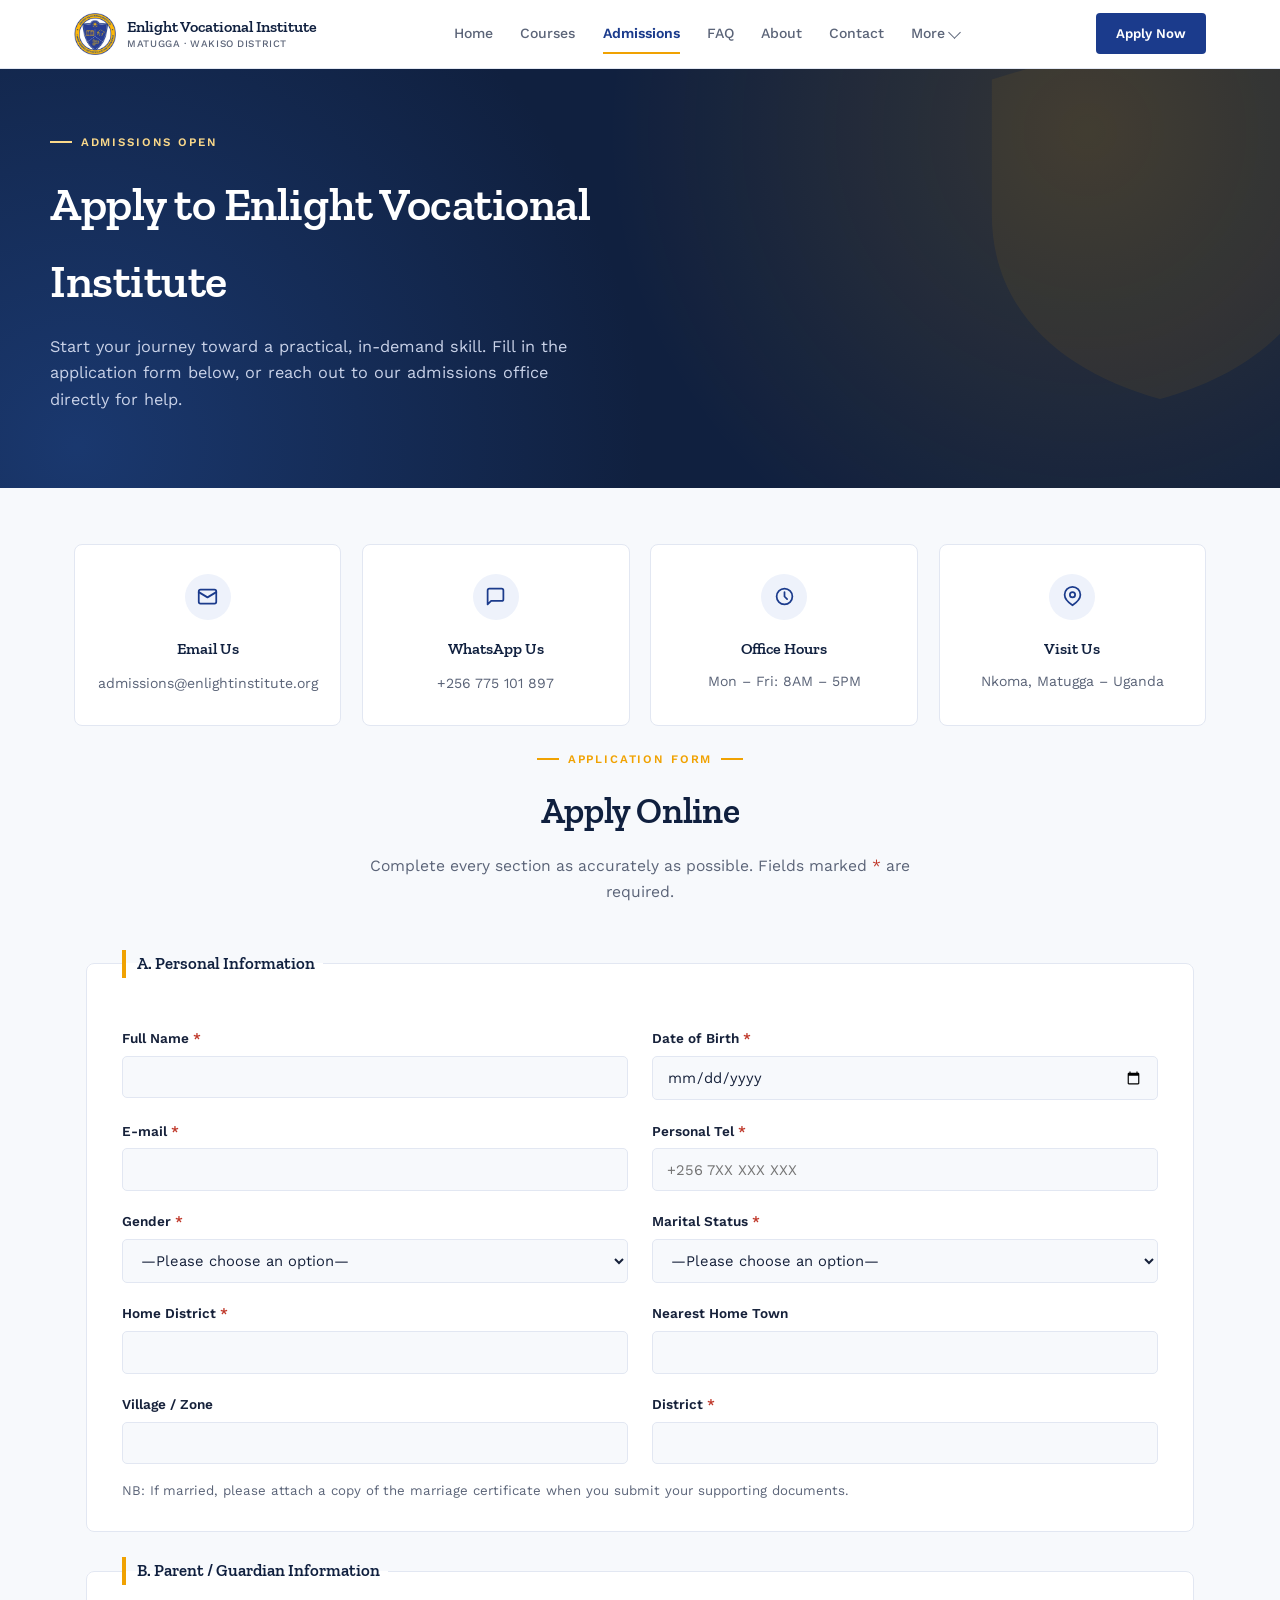
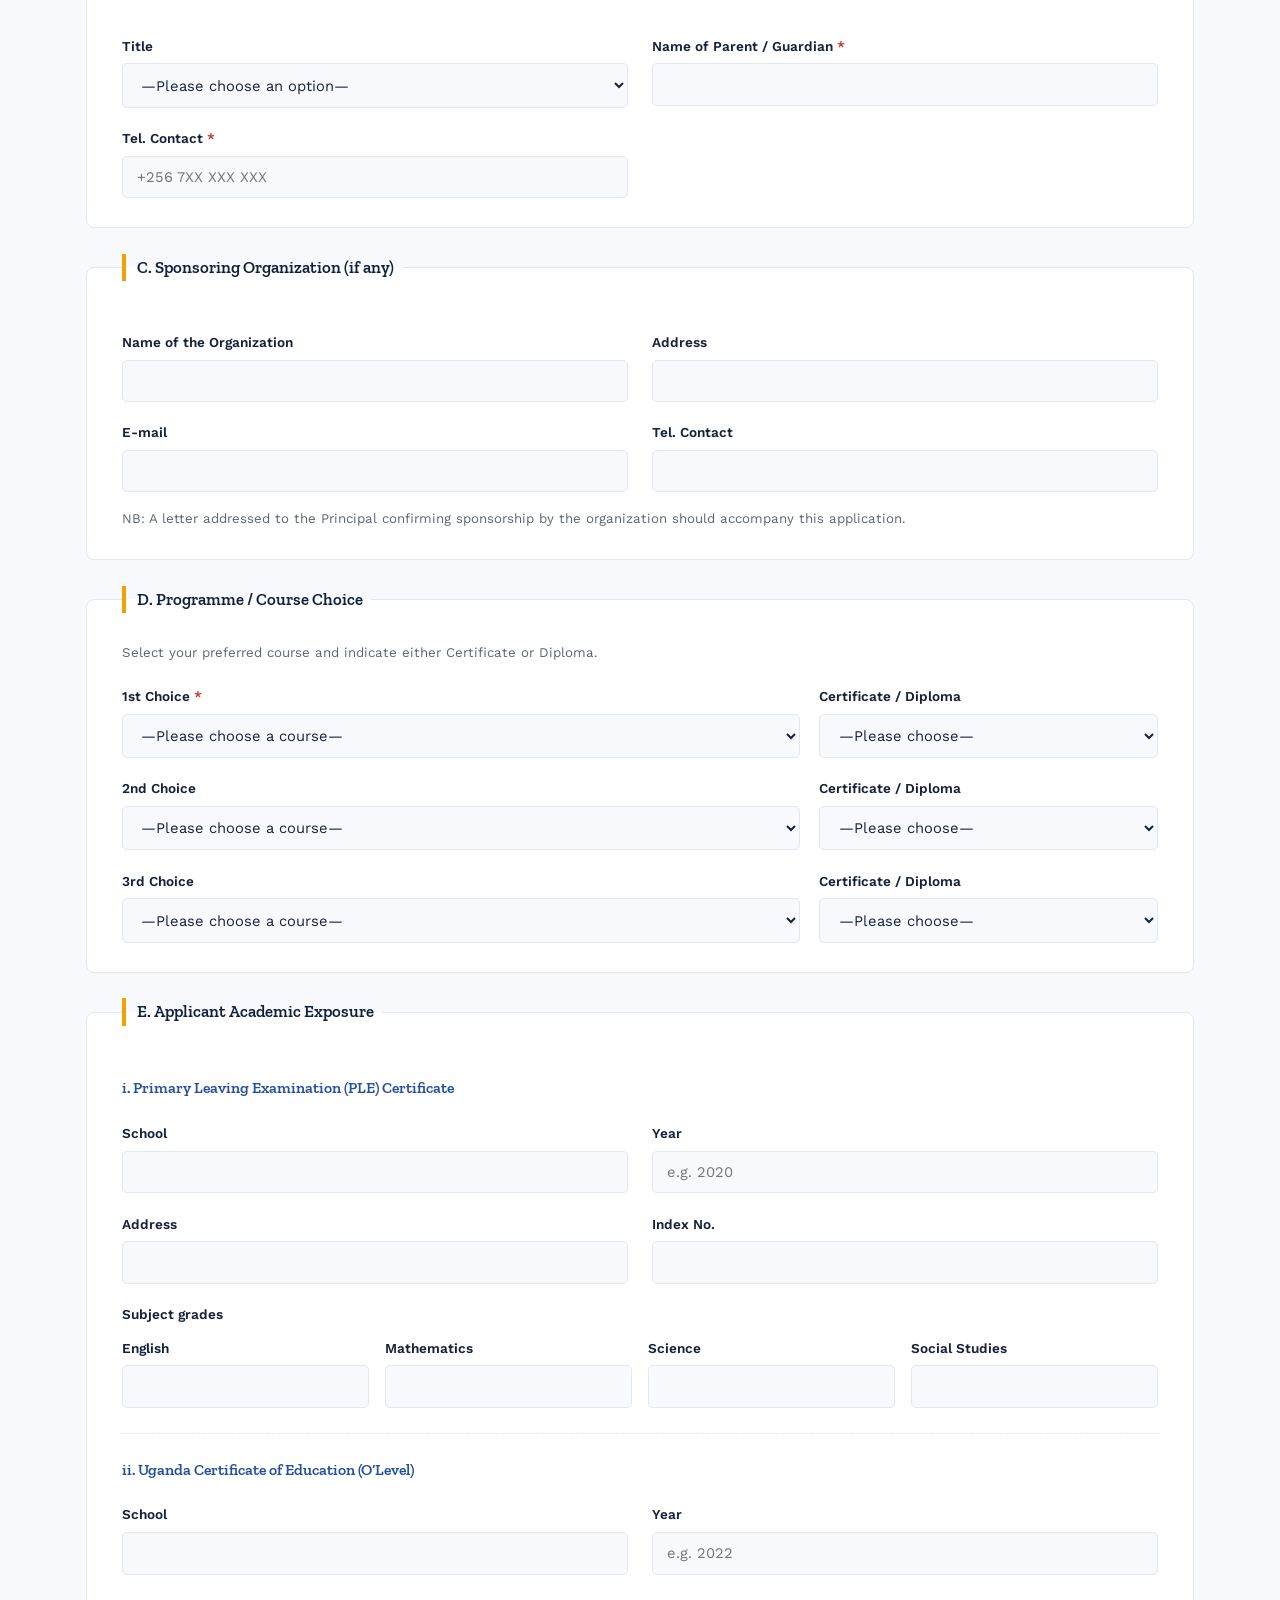
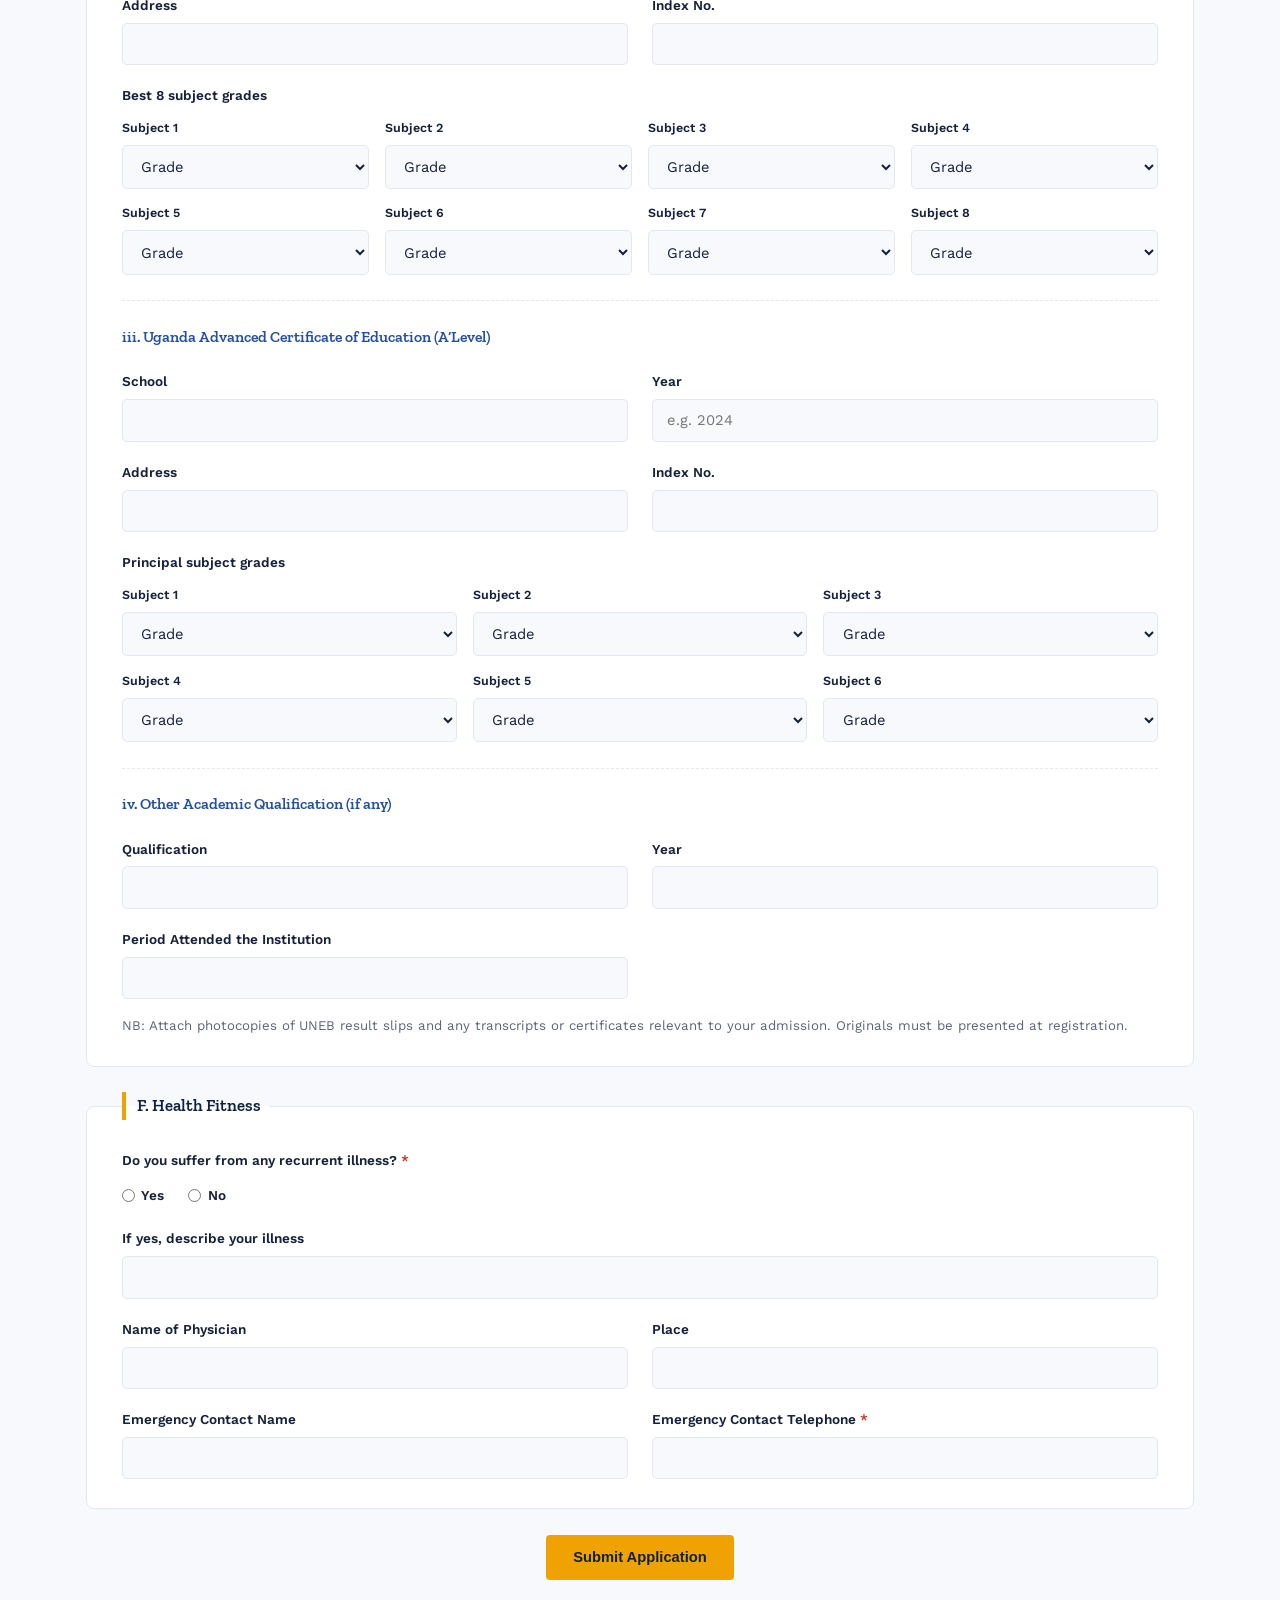
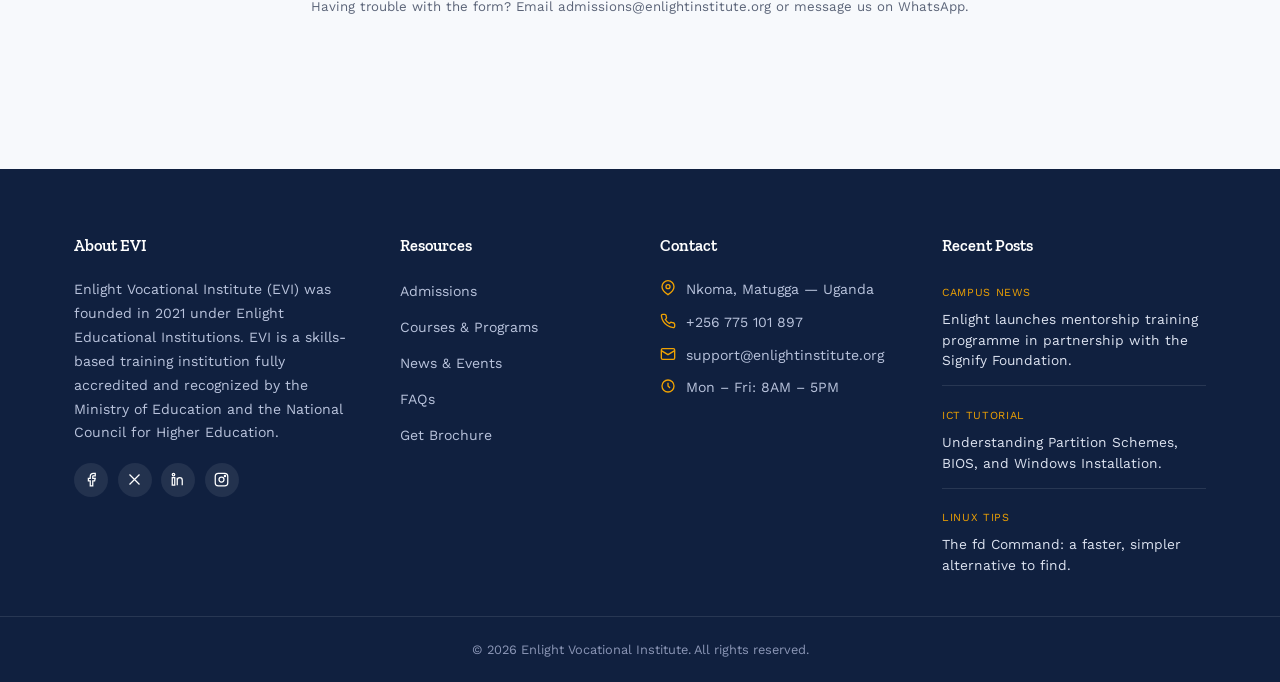
<file: admissions.html>
<!DOCTYPE html>
<html lang="en">

<head>
  <meta charset="UTF-8" />
  <meta name="viewport" content="width=device-width, initial-scale=1.0" />
  <title>Admissions | Enlight Vocational Institute</title>
  <link rel="preconnect" href="https://fonts.googleapis.com">
  <link rel="preconnect" href="https://fonts.gstatic.com" crossorigin>
  <link
    href="https://fonts.googleapis.com/css2?family=Zilla+Slab:wght@400;500;600;700&family=Work+Sans:wght@400;500;600;700&display=swap"
    rel="stylesheet">
  <link rel="stylesheet" href="css/style.css">
  <link rel="stylesheet" href="css/navbar.css">
  <link rel="stylesheet" href="css/footer.css">
  <link rel="stylesheet" href="css/responsive.css">
</head>

<body>

  <nav class="site-nav">
    <div class="site-nav-inner">
      <a href="index.html" class="brand">
        <img
          src="[data-uri]"
          alt="Enlight Vocational Institute logo" />
        <div class="brand-name">Enlight Vocational Institute<small>Matugga &middot; Wakiso District</small></div>
      </a>
      <div class="nav-links">
        <a href="index.html" class=" ">Home</a>
        <a href="courses.html" class=" ">Courses</a>
        <a href="admissions.html" class="active ">Admissions</a>
        <a href="faq.html" class=" ">FAQ</a>
        <a href="about.html" class=" ">About</a>
        <a href="contact.html" class=" ">Contact</a>
        <div class="nav-more" id="navMore">
          <button type="button" onclick="document.getElementById('navMore').classList.toggle('open')" class="">More
            <span class="chev"></span></button>
          <div class="nav-dropdown">
            <a href="internship.html" class=" ">Internships</a>
            <a href="portfolio.html" class=" ">Portfolio</a>
            <a href="blog.html" class=" ">Blog</a>
            <a href="student-life.html" class=" ">Students Life</a>
            <a href="gallery.html" class=" ">Gallery</a>
          </div>
        </div>
      </div>
      <a href="contact.html" class="nav-cta">Apply Now</a>
      <button class="ham" id="hamBtn" aria-label="Toggle menu">
        <span></span><span></span><span></span>
      </button>
    </div>
    <div class="mobile-menu" id="mobileMenu">
      <a href="index.html" class=" ">Home</a>
      <a href="courses.html" class=" ">Courses</a>
      <a href="admissions.html" class="active ">Admissions</a>
      <a href="faq.html" class=" ">FAQ</a>
      <a href="about.html" class=" ">About</a>
      <a href="contact.html" class=" ">Contact</a>
      <a href="internship.html" class=" ">Internships</a>
      <a href="portfolio.html" class=" ">Portfolio</a>
      <a href="blog.html" class=" ">Blog</a>
      <a href="student-life.html" class=" ">Students Life</a>
      <a href="gallery.html" class=" ">Gallery</a>
    </div>
  </nav>
  <script>
    document.getElementById('hamBtn').addEventListener('click', function () {
      document.getElementById('mobileMenu').classList.toggle('open');
    });
    document.addEventListener('click', function (e) {
      var m = document.getElementById('navMore');
      if (m && !m.contains(e.target)) m.classList.remove('open');
    });
  </script>

  <header class="page-hero">
    <svg class="page-hero-shield" viewBox="0 0 200 220" fill="none" xmlns="http://www.w3.org/2000/svg">
      <path d="M100 0 L200 30 V110 C200 170 155 205 100 220 C45 205 0 170 0 110 V30 Z" fill="#F0A202" />
    </svg>
    <div class="page-hero-inner">
      <div class="eyebrow on-dark">Admissions Open</div>
      <h1>Apply to Enlight Vocational Institute</h1>
      <p class="lede">Start your journey toward a practical, in-demand skill. Fill in the application form below, or
        reach out to our admissions office directly for help.</p>
    </div>
  </header>

  <div class="wrap" style="padding-top:3.5rem;">
    <div class="info-grid">
      <div class="info-card">
        <div class="info-icon"><svg viewBox="0 0 24 24" fill="none" stroke-width="2" stroke-linecap="round"
            stroke-linejoin="round">
            <rect x="2" y="4" width="20" height="16" rx="2" />
            <path d="m2 7 10 6 10-6" />
          </svg></div>
        <h3>Email Us</h3>
        <a href="mailto:admissions@enlightinstitute.org">admissions@enlightinstitute.org</a>
      </div>
      <div class="info-card">
        <div class="info-icon"><svg viewBox="0 0 24 24" fill="none" stroke-width="2" stroke-linecap="round"
            stroke-linejoin="round">
            <path d="M21 15a2 2 0 0 1-2 2H7l-4 4V5a2 2 0 0 1 2-2h14a2 2 0 0 1 2 2z" />
          </svg></div>
        <h3>WhatsApp Us</h3>
        <a href="https://wa.me/256775101897" target="_blank" rel="noopener">+256 775 101 897</a>
      </div>
      <div class="info-card">
        <div class="info-icon"><svg viewBox="0 0 24 24" fill="none" stroke-width="2" stroke-linecap="round"
            stroke-linejoin="round">
            <circle cx="12" cy="12" r="9" />
            <path d="M12 7v5l3 3" />
          </svg></div>
        <h3>Office Hours</h3>
        <p>Mon &ndash; Fri: 8AM &ndash; 5PM</p>
      </div>
      <div class="info-card">
        <div class="info-icon"><svg viewBox="0 0 24 24" fill="none" stroke-width="2" stroke-linecap="round"
            stroke-linejoin="round">
            <path d="M21 10c0 6-9 12-9 12S3 16 3 10a9 9 0 0 1 18 0Z" />
            <circle cx="12" cy="10" r="3" />
          </svg></div>
        <h3>Visit Us</h3>
        <p>Nkoma, Matugga &ndash; Uganda</p>
      </div>
    </div>
  </div>

  <section class="admissions-form-section">
    <div class="admissions-form-container">

      <div class="section-heading">
        <span class="eyebrow-txt">Application Form</span>
        <h2>Apply Online</h2>
        <p>Complete every section as accurately as possible. Fields marked <span class="required-mark">*</span> are
          required.</p>
      </div>

      <form id="admissionForm" class="admission-form" novalidate>

        <fieldset class="form-block">
          <legend>A. Personal Information</legend>
          <div class="form-grid">
            <div class="form-field">
              <label for="fullName">Full Name <span class="required-mark">*</span></label>
              <input type="text" id="fullName" name="fullName" required>
            </div>
            <div class="form-field">
              <label for="dob">Date of Birth <span class="required-mark">*</span></label>
              <input type="date" id="dob" name="dob" required>
            </div>
            <div class="form-field">
              <label for="email">E-mail <span class="required-mark">*</span></label>
              <input type="email" id="email" name="email" required>
            </div>
            <div class="form-field">
              <label for="personalTel">Personal Tel <span class="required-mark">*</span></label>
              <input type="tel" id="personalTel" name="personalTel" placeholder="+256 7XX XXX XXX" required>
            </div>
            <div class="form-field">
              <label for="gender">Gender <span class="required-mark">*</span></label>
              <select id="gender" name="gender" required>
                <option value="" selected disabled>&mdash;Please choose an option&mdash;</option>
                <option value="male">Male</option>
                <option value="female">Female</option>
              </select>
            </div>
            <div class="form-field">
              <label for="maritalStatus">Marital Status <span class="required-mark">*</span></label>
              <select id="maritalStatus" name="maritalStatus" required>
                <option value="" selected disabled>&mdash;Please choose an option&mdash;</option>
                <option value="single">Single</option>
                <option value="married">Married</option>
              </select>
            </div>
            <div class="form-field">
              <label for="homeDistrict">Home District <span class="required-mark">*</span></label>
              <input type="text" id="homeDistrict" name="homeDistrict" required>
            </div>
            <div class="form-field">
              <label for="nearestTown">Nearest Home Town</label>
              <input type="text" id="nearestTown" name="nearestTown">
            </div>
            <div class="form-field">
              <label for="villageZone">Village / Zone</label>
              <input type="text" id="villageZone" name="villageZone">
            </div>
            <div class="form-field">
              <label for="district">District <span class="required-mark">*</span></label>
              <input type="text" id="district" name="district" required>
            </div>
          </div>
          <p class="form-note">NB: If married, please attach a copy of the marriage certificate when you submit your
            supporting documents.</p>
        </fieldset>

        <fieldset class="form-block">
          <legend>B. Parent / Guardian Information</legend>
          <div class="form-grid">
            <div class="form-field form-field-sm">
              <label for="guardianTitle">Title</label>
              <select id="guardianTitle" name="guardianTitle">
                <option value="" selected disabled>&mdash;Please choose an option&mdash;</option>
                <option value="dr">Dr</option>
                <option value="mr">Mr</option>
                <option value="mrs">Mrs</option>
                <option value="miss">Miss</option>
              </select>
            </div>
            <div class="form-field">
              <label for="guardianName">Name of Parent / Guardian <span class="required-mark">*</span></label>
              <input type="text" id="guardianName" name="guardianName" required>
            </div>
            <div class="form-field">
              <label for="guardianTel">Tel. Contact <span class="required-mark">*</span></label>
              <input type="tel" id="guardianTel" name="guardianTel" placeholder="+256 7XX XXX XXX" required>
            </div>
          </div>
        </fieldset>

        <fieldset class="form-block">
          <legend>C. Sponsoring Organization (if any)</legend>
          <div class="form-grid">
            <div class="form-field">
              <label for="sponsorName">Name of the Organization</label>
              <input type="text" id="sponsorName" name="sponsorName">
            </div>
            <div class="form-field">
              <label for="sponsorAddress">Address</label>
              <input type="text" id="sponsorAddress" name="sponsorAddress">
            </div>
            <div class="form-field">
              <label for="sponsorEmail">E-mail</label>
              <input type="email" id="sponsorEmail" name="sponsorEmail">
            </div>
            <div class="form-field">
              <label for="sponsorTel">Tel. Contact</label>
              <input type="tel" id="sponsorTel" name="sponsorTel">
            </div>
          </div>
          <p class="form-note">NB: A letter addressed to the Principal confirming sponsorship by the organization should
            accompany this application.</p>
        </fieldset>

        <fieldset class="form-block">
          <legend>D. Programme / Course Choice</legend>
          <p class="form-note form-note-top">Select your preferred course and indicate either Certificate or Diploma.
          </p>
          <div class="choice-row">
            <div class="form-field">
              <label for="choice1">1st Choice <span class="required-mark">*</span></label>
              <select id="choice1" name="choice1" required>
                <option value="" selected disabled>&mdash;Please choose a course&mdash;</option>
                <option>Information &amp; Communication Technology (ICT)</option>
                <option>Electrical Installation</option>
                <option>Catering &amp; Hotel Management</option>
                <option>Fashion &amp; Garment Design</option>
                <option>Hairdressing &amp; Beauty Therapy</option>
                <option>Automotive Mechanics</option>
                <option>Plumbing</option>
                <option>Welding &amp; Fabrication</option>
                <option>Baking &amp; Pastry</option>
                <option>Barista &amp; Food and Beverage Service</option>
              </select>
            </div>

            <div class="form-field form-field-sm">
              <label for="level1">Certificate / Diploma</label>
              <select id="level1" name="level1">
                <option value="" selected disabled>&mdash;Please choose&mdash;</option>
                <option>Certificate</option>
                <option>Diploma</option>
              </select>
            </div>
          </div>
          <div class="choice-row">
            <div class="form-field">
              <label for="choice2">2nd Choice</label>
              <select id="choice2" name="choice2">
                <option value="" selected disabled>&mdash;Please choose a course&mdash;</option>
                <option>Information &amp; Communication Technology (ICT)</option>
                <option>Electrical Installation</option>
                <option>Catering &amp; Hotel Management</option>
                <option>Fashion &amp; Garment Design</option>
                <option>Hairdressing &amp; Beauty Therapy</option>
                <option>Automotive Mechanics</option>
                <option>Plumbing</option>
                <option>Welding &amp; Fabrication</option>
                <option>Baking &amp; Pastry</option>
                <option>Barista &amp; Food and Beverage Service</option>
              </select>
            </div>

            <div class="form-field form-field-sm">
              <label for="level2">Certificate / Diploma</label>
              <select id="level2" name="level2">
                <option value="" selected disabled>&mdash;Please choose&mdash;</option>
                <option>Certificate</option>
                <option>Diploma</option>
              </select>
            </div>
          </div>
          <div class="choice-row">
            <div class="form-field">
              <label for="choice3">3rd Choice</label>
              <select id="choice3" name="choice3">
                <option value="" selected disabled>&mdash;Please choose a course&mdash;</option>
                <option>Information &amp; Communication Technology (ICT)</option>
                <option>Electrical Installation</option>
                <option>Catering &amp; Hotel Management</option>
                <option>Fashion &amp; Garment Design</option>
                <option>Hairdressing &amp; Beauty Therapy</option>
                <option>Automotive Mechanics</option>
                <option>Plumbing</option>
                <option>Welding &amp; Fabrication</option>
                <option>Baking &amp; Pastry</option>
                <option>Barista &amp; Food and Beverage Service</option>
              </select>
            </div>

            <div class="form-field form-field-sm">
              <label for="level3">Certificate / Diploma</label>
              <select id="level3" name="level3">
                <option value="" selected disabled>&mdash;Please choose&mdash;</option>
                <option>Certificate</option>
                <option>Diploma</option>
              </select>
            </div>
          </div>
        </fieldset>

        <fieldset class="form-block">
          <legend>E. Applicant Academic Exposure</legend>

          <div class="academic-block">
            <h4>i. Primary Leaving Examination (PLE) Certificate</h4>
            <div class="form-grid">
              <div class="form-field"><label for="pleSchool">School</label><input type="text" id="pleSchool"
                  name="pleSchool"></div>
              <div class="form-field form-field-sm"><label for="pleYear">Year</label><input type="text" id="pleYear"
                  name="pleYear" placeholder="e.g. 2020"></div>
              <div class="form-field"><label for="pleAddress">Address</label><input type="text" id="pleAddress"
                  name="pleAddress"></div>
              <div class="form-field form-field-sm"><label for="pleIndex">Index No.</label><input type="text"
                  id="pleIndex" name="pleIndex"></div>
            </div>
            <p class="subject-label">Subject grades</p>
            <div class="subject-grid subject-grid-4">
              <div class="form-field"><label for="pleEnglish">English</label><input type="text" id="pleEnglish"
                  name="pleEnglish"></div>
              <div class="form-field"><label for="pleMath">Mathematics</label><input type="text" id="pleMath"
                  name="pleMath"></div>
              <div class="form-field"><label for="pleScience">Science</label><input type="text" id="pleScience"
                  name="pleScience"></div>
              <div class="form-field"><label for="pleSocial">Social Studies</label><input type="text" id="pleSocial"
                  name="pleSocial"></div>
            </div>
          </div>

          <div class="academic-block">
            <h4>ii. Uganda Certificate of Education (O&rsquo;Level)</h4>
            <div class="form-grid">
              <div class="form-field"><label for="uceSchool">School</label><input type="text" id="uceSchool"
                  name="uceSchool"></div>
              <div class="form-field form-field-sm"><label for="uceYear">Year</label><input type="text" id="uceYear"
                  name="uceYear" placeholder="e.g. 2022"></div>
              <div class="form-field"><label for="uceAddress">Address</label><input type="text" id="uceAddress"
                  name="uceAddress"></div>
              <div class="form-field form-field-sm"><label for="uceIndex">Index No.</label><input type="text"
                  id="uceIndex" name="uceIndex"></div>
            </div>
            <p class="subject-label">Best 8 subject grades</p>
            <div class="subject-grid subject-grid-8" id="uceGrades"></div>
          </div>

          <div class="academic-block">
            <h4>iii. Uganda Advanced Certificate of Education (A&rsquo;Level)</h4>
            <div class="form-grid">
              <div class="form-field"><label for="uaceSchool">School</label><input type="text" id="uaceSchool"
                  name="uaceSchool"></div>
              <div class="form-field form-field-sm"><label for="uaceYear">Year</label><input type="text" id="uaceYear"
                  name="uaceYear" placeholder="e.g. 2024"></div>
              <div class="form-field"><label for="uaceAddress">Address</label><input type="text" id="uaceAddress"
                  name="uaceAddress"></div>
              <div class="form-field form-field-sm"><label for="uaceIndex">Index No.</label><input type="text"
                  id="uaceIndex" name="uaceIndex"></div>
            </div>
            <p class="subject-label">Principal subject grades</p>
            <div class="subject-grid subject-grid-6" id="uaceGrades"></div>
          </div>

          <div class="academic-block">
            <h4>iv. Other Academic Qualification (if any)</h4>
            <div class="form-grid">
              <div class="form-field"><label for="otherQual">Qualification</label><input type="text" id="otherQual"
                  name="otherQual"></div>
              <div class="form-field form-field-sm"><label for="otherYear">Year</label><input type="text" id="otherYear"
                  name="otherYear"></div>
              <div class="form-field"><label for="otherPeriod">Period Attended the Institution</label><input type="text"
                  id="otherPeriod" name="otherPeriod"></div>
            </div>
          </div>

          <p class="form-note">NB: Attach photocopies of UNEB result slips and any transcripts or certificates relevant
            to your admission. Originals must be presented at registration.</p>
        </fieldset>

        <fieldset class="form-block">
          <legend>F. Health Fitness</legend>
          <div class="form-field">
            <label>Do you suffer from any recurrent illness? <span class="required-mark">*</span></label>
            <div class="radio-row">
              <label class="radio-label"><input type="radio" name="illness" value="yes" required> Yes</label>
              <label class="radio-label"><input type="radio" name="illness" value="no" required> No</label>
            </div>
          </div>
          <div class="form-grid">
            <div class="form-field form-field-wide">
              <label for="illnessDetail">If yes, describe your illness</label>
              <input type="text" id="illnessDetail" name="illnessDetail">
            </div>
            <div class="form-field"><label for="physicianName">Name of Physician</label><input type="text"
                id="physicianName" name="physicianName"></div>
            <div class="form-field"><label for="physicianPlace">Place</label><input type="text" id="physicianPlace"
                name="physicianPlace"></div>
            <div class="form-field"><label for="emergencyName">Emergency Contact Name</label><input type="text"
                id="emergencyName" name="emergencyName"></div>
            <div class="form-field"><label for="emergencyTel">Emergency Contact Telephone <span
                  class="required-mark">*</span></label><input type="tel" id="emergencyTel" name="emergencyTel"
                required></div>
          </div>
        </fieldset>

        <div class="form-submit-row">
          <button type="submit" class="home-btn submit-btn" style="border:none; cursor:pointer;">Submit
            Application</button>
          <p class="form-note">Having trouble with the form? Email <a
              href="mailto:admissions@enlightinstitute.org">admissions@enlightinstitute.org</a> or message us on <a
              href="https://wa.me/256775101897" target="_blank" rel="noopener">WhatsApp</a>.</p>
        </div>

      </form>

      <div id="formSuccess" class="form-success" hidden>
        <h3>Application received &mdash; thank you!</h3>
        <p>Our admissions team will review your form and contact you using the details you provided. Keep your original
          academic documents ready for verification at registration.</p>
      </div>

    </div>
  </section>

  <footer class="site-footer">
    <div class="footer-grid">
      <div class="footer-col">
        <h3>About EVI</h3>
        <p>Enlight Vocational Institute (EVI) was founded in 2021 under Enlight Educational Institutions. EVI is a
          skills-based training institution fully accredited and recognized by the Ministry of Education and the
          National Council for Higher Education.</p>
        <div class="footer-social">
          <a href="https://facebook.com" aria-label="Facebook"><svg viewBox="0 0 24 24" fill="none" stroke-width="2">
              <path d="M18 2h-3a5 5 0 0 0-5 5v3H7v4h3v8h4v-8h3l1-4h-4V7a1 1 0 0 1 1-1h3Z" />
            </svg></a>
          <a href="#" aria-label="X"><svg viewBox="0 0 24 24" fill="none" stroke-width="2">
              <path d="M4 4l16 16M20 4 4 20" />
            </svg></a>
          <a href="#" aria-label="LinkedIn"><svg viewBox="0 0 24 24" fill="none" stroke-width="2">
              <rect x="2" y="9" width="4" height="12" />
              <circle cx="4" cy="4" r="2" />
              <path d="M10 9v12M10 13a4 4 0 0 1 8 0v8" />
            </svg></a>
          <a href="#" aria-label="Instagram"><svg viewBox="0 0 24 24" fill="none" stroke-width="2">
              <rect x="2" y="2" width="20" height="20" rx="5" />
              <circle cx="12" cy="12" r="4" />
              <circle cx="17.5" cy="6.5" r="1" />
            </svg></a>
        </div>
      </div>

      <div class="footer-col">
        <h3>Resources</h3>
        <ul>
          <li><a href="admissions.html">Admissions</a></li>
          <li><a href="courses.html">Courses &amp; Programs</a></li>
          <li><a href="student-life.html">News &amp; Events</a></li>
          <li><a href="faq.html">FAQs</a></li>
          <li><a href="docs/evi-brochure.pdf">Get Brochure</a></li>
        </ul>
      </div>

      <div class="footer-col">
        <h3>Contact</h3>
        <ul class="footer-contact">
          <li><svg viewBox="0 0 24 24" fill="none" stroke-width="2">
              <path d="M21 10c0 6-9 12-9 12S3 16 3 10a9 9 0 0 1 18 0Z" />
              <circle cx="12" cy="10" r="3" />
            </svg> Nkoma, Matugga &mdash; Uganda</li>
          <li><svg viewBox="0 0 24 24" fill="none" stroke-width="2">
              <path
                d="M22 16.9v3a2 2 0 0 1-2.2 2 19.8 19.8 0 0 1-8.6-3.1 19.5 19.5 0 0 1-6-6A19.8 19.8 0 0 1 2.1 4.2 2 2 0 0 1 4.1 2h3a2 2 0 0 1 2 1.7c.1.9.3 1.8.6 2.7a2 2 0 0 1-.5 2.1L8 9.7a16 16 0 0 0 6 6l1.2-1.2a2 2 0 0 1 2.1-.5c.9.3 1.8.5 2.7.6a2 2 0 0 1 1.7 2Z" />
            </svg> +256 775 101 897</li>
          <li><svg viewBox="0 0 24 24" fill="none" stroke-width="2">
              <rect x="2" y="4" width="20" height="16" rx="2" />
              <path d="m2 7 10 6 10-6" />
            </svg> <a href="contact.html">support@enlightinstitute.org</a></li>
          <li><svg viewBox="0 0 24 24" fill="none" stroke-width="2">
              <circle cx="12" cy="12" r="9" />
              <path d="M12 7v5l3 3" />
            </svg> Mon &ndash; Fri: 8AM &ndash; 5PM</li>
        </ul>
      </div>

      <div class="footer-col">
        <h3>Recent Posts</h3>

        <a href="blog.html" class="footer-post">
          <span>Campus News</span>
          <p>Enlight launches mentorship training programme in partnership with the Signify Foundation.</p>
        </a>
        <a href="blog_partion_schemes.html" class="footer-post">
          <span>ICT Tutorial</span>
          <p>Understanding Partition Schemes, BIOS, and Windows Installation.</p>
        </a>
        <a href="blog_fd_command.html" class="footer-post">
          <span>Linux Tips</span>
          <p>The fd Command: a faster, simpler alternative to find.</p>
        </a>

      </div>
    </div>
    <div class="footer-bottom">
      <p>&copy; 2026 Enlight Vocational Institute. All rights reserved.</p>
    </div>
  </footer>

  <script>
    // Build the UCE (8 subjects) and UACE (6 subjects) grade dropdowns
    // programmatically so every row stays identical.
    const uceGradeOptions = ["D1", "D2", "C3", "C4", "C5", "C6", "P7", "P8", "F9"];
    const uaceGradeOptions = ["A", "B", "C", "D", "E", "O", "F"];

    function buildGradeRow(container, count, options, namePrefix) {
      for (let i = 1; i <= count; i++) {
        const field = document.createElement("div");
        field.className = "form-field form-field-grade";

        const label = document.createElement("label");
        label.setAttribute("for", namePrefix + i);
        label.textContent = "Subject " + i;

        const select = document.createElement("select");
        select.id = namePrefix + i;
        select.name = namePrefix + i;

        const defaultOpt = document.createElement("option");
        defaultOpt.value = "";
        defaultOpt.textContent = "Grade";
        defaultOpt.selected = true;
        defaultOpt.disabled = true;
        select.appendChild(defaultOpt);

        options.forEach((g) => {
          const opt = document.createElement("option");
          opt.value = g;
          opt.textContent = g;
          select.appendChild(opt);
        });

        field.appendChild(label);
        field.appendChild(select);
        container.appendChild(field);
      }
    }

    buildGradeRow(document.getElementById("uceGrades"), 8, uceGradeOptions, "uceSubject");
    buildGradeRow(document.getElementById("uaceGrades"), 6, uaceGradeOptions, "uaceSubject");

    // Form submission (no backend wired up yet — shows a confirmation
    // and scrolls to it so the applicant knows the form was captured).
    const admissionForm = document.getElementById("admissionForm");
    const formSuccess = document.getElementById("formSuccess");

    admissionForm.addEventListener("submit", (e) => {
      e.preventDefault();
      if (!admissionForm.checkValidity()) {
        admissionForm.reportValidity();
        return;
      }
      admissionForm.hidden = true;
      formSuccess.hidden = false;
      formSuccess.scrollIntoView({ behavior: "smooth", block: "start" });
    });
  </script>

</body>

</html>
</file>
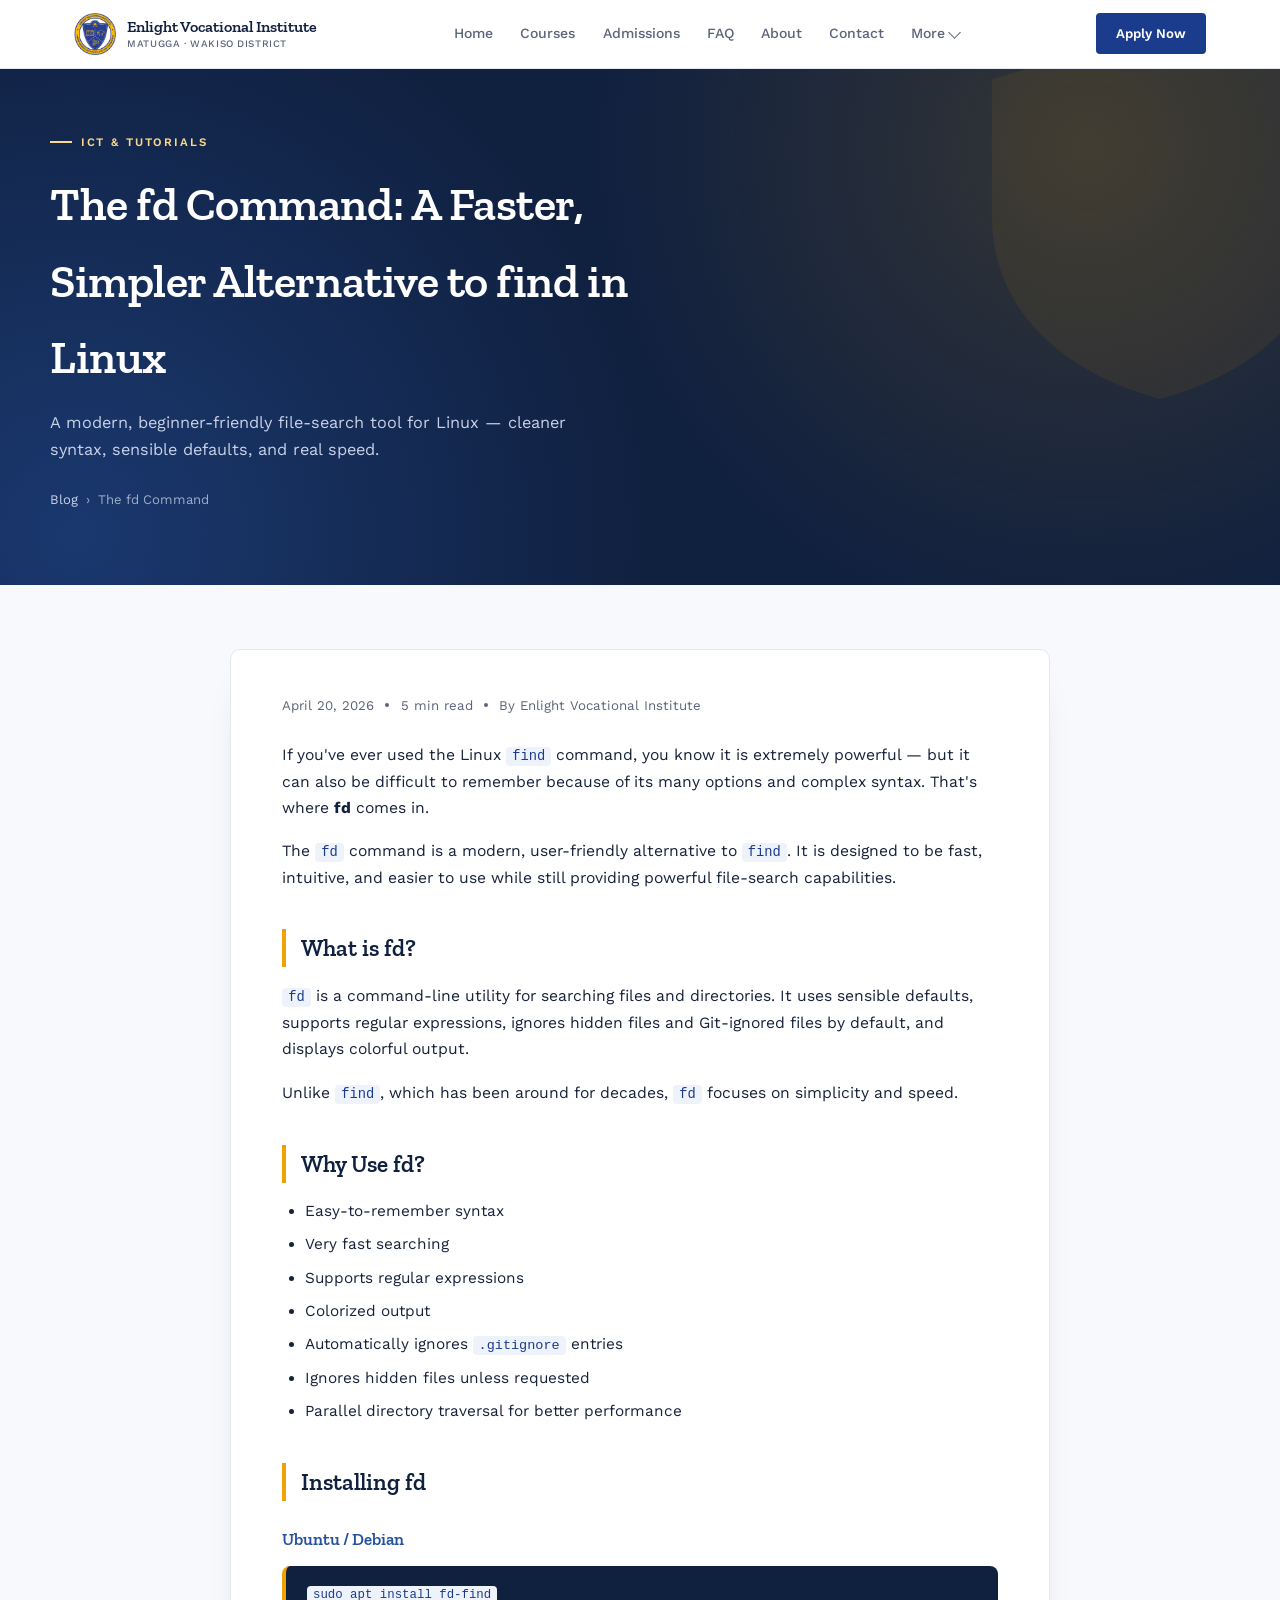
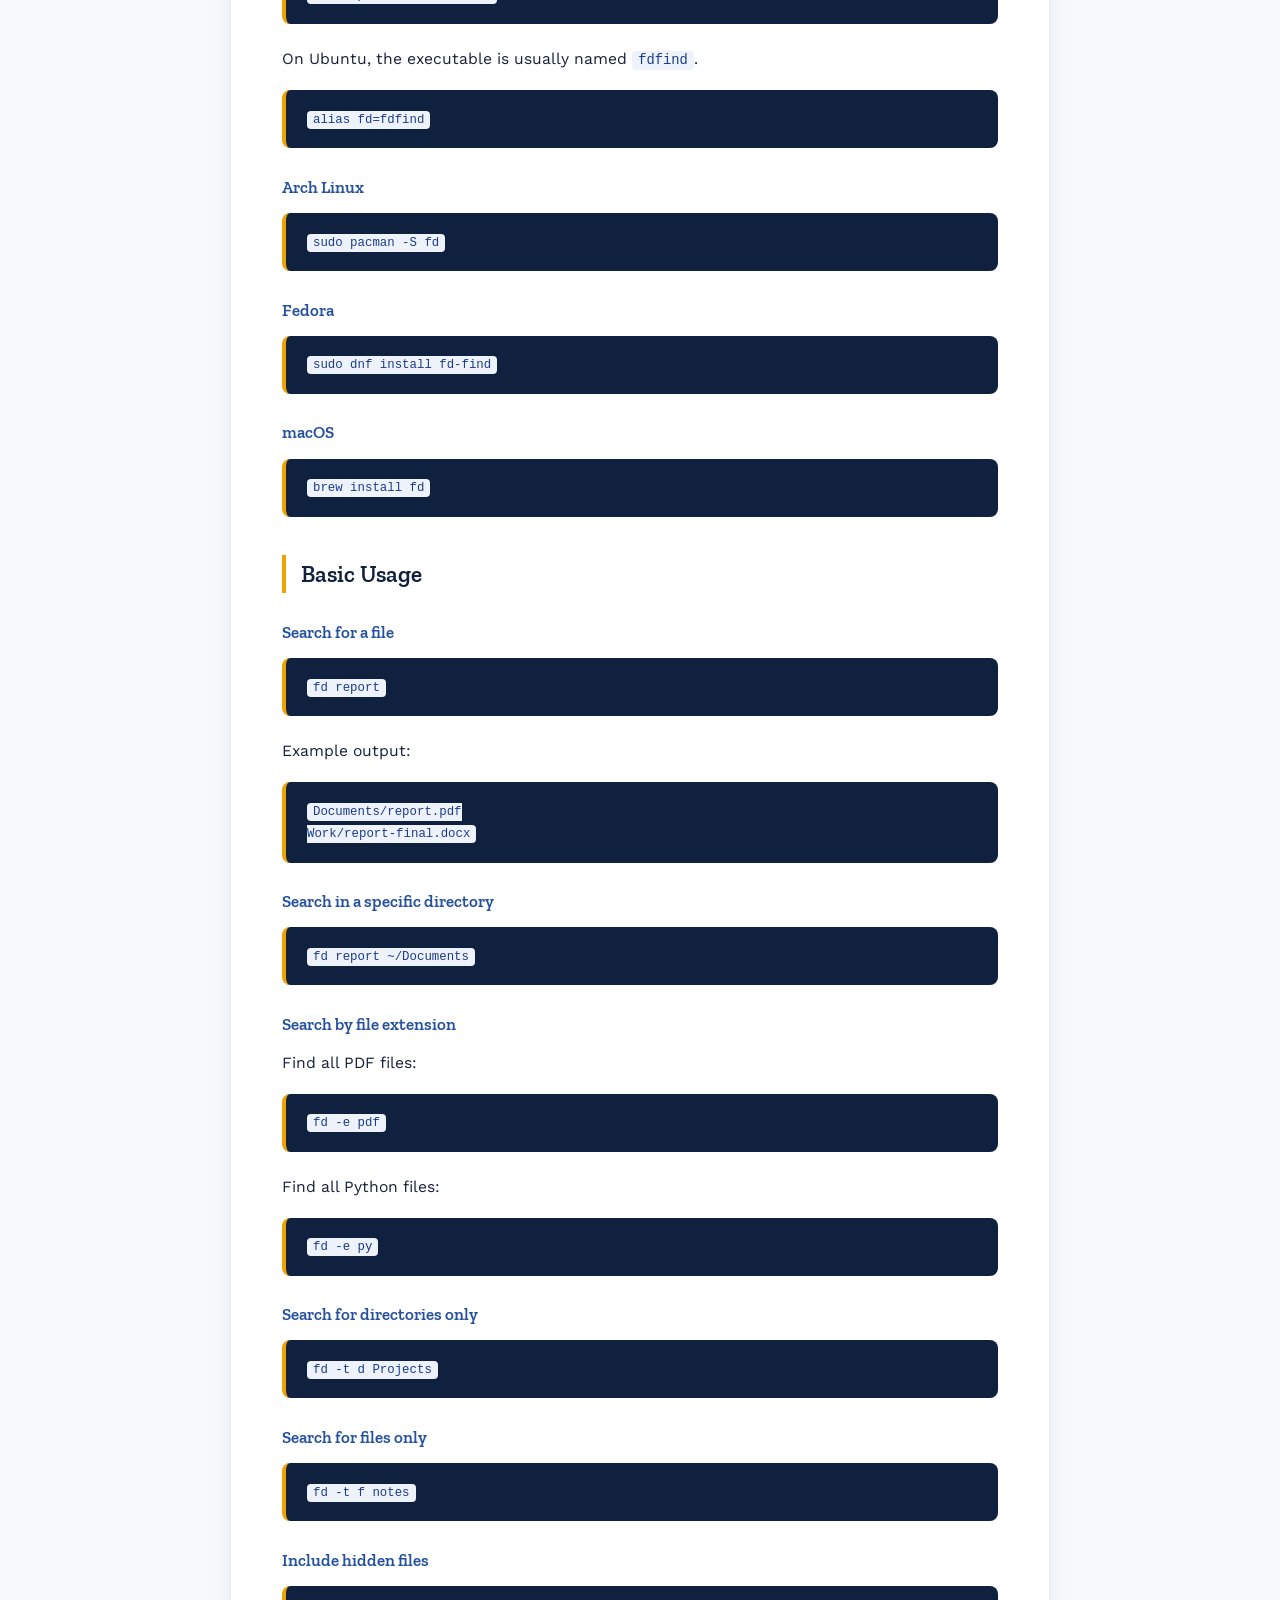
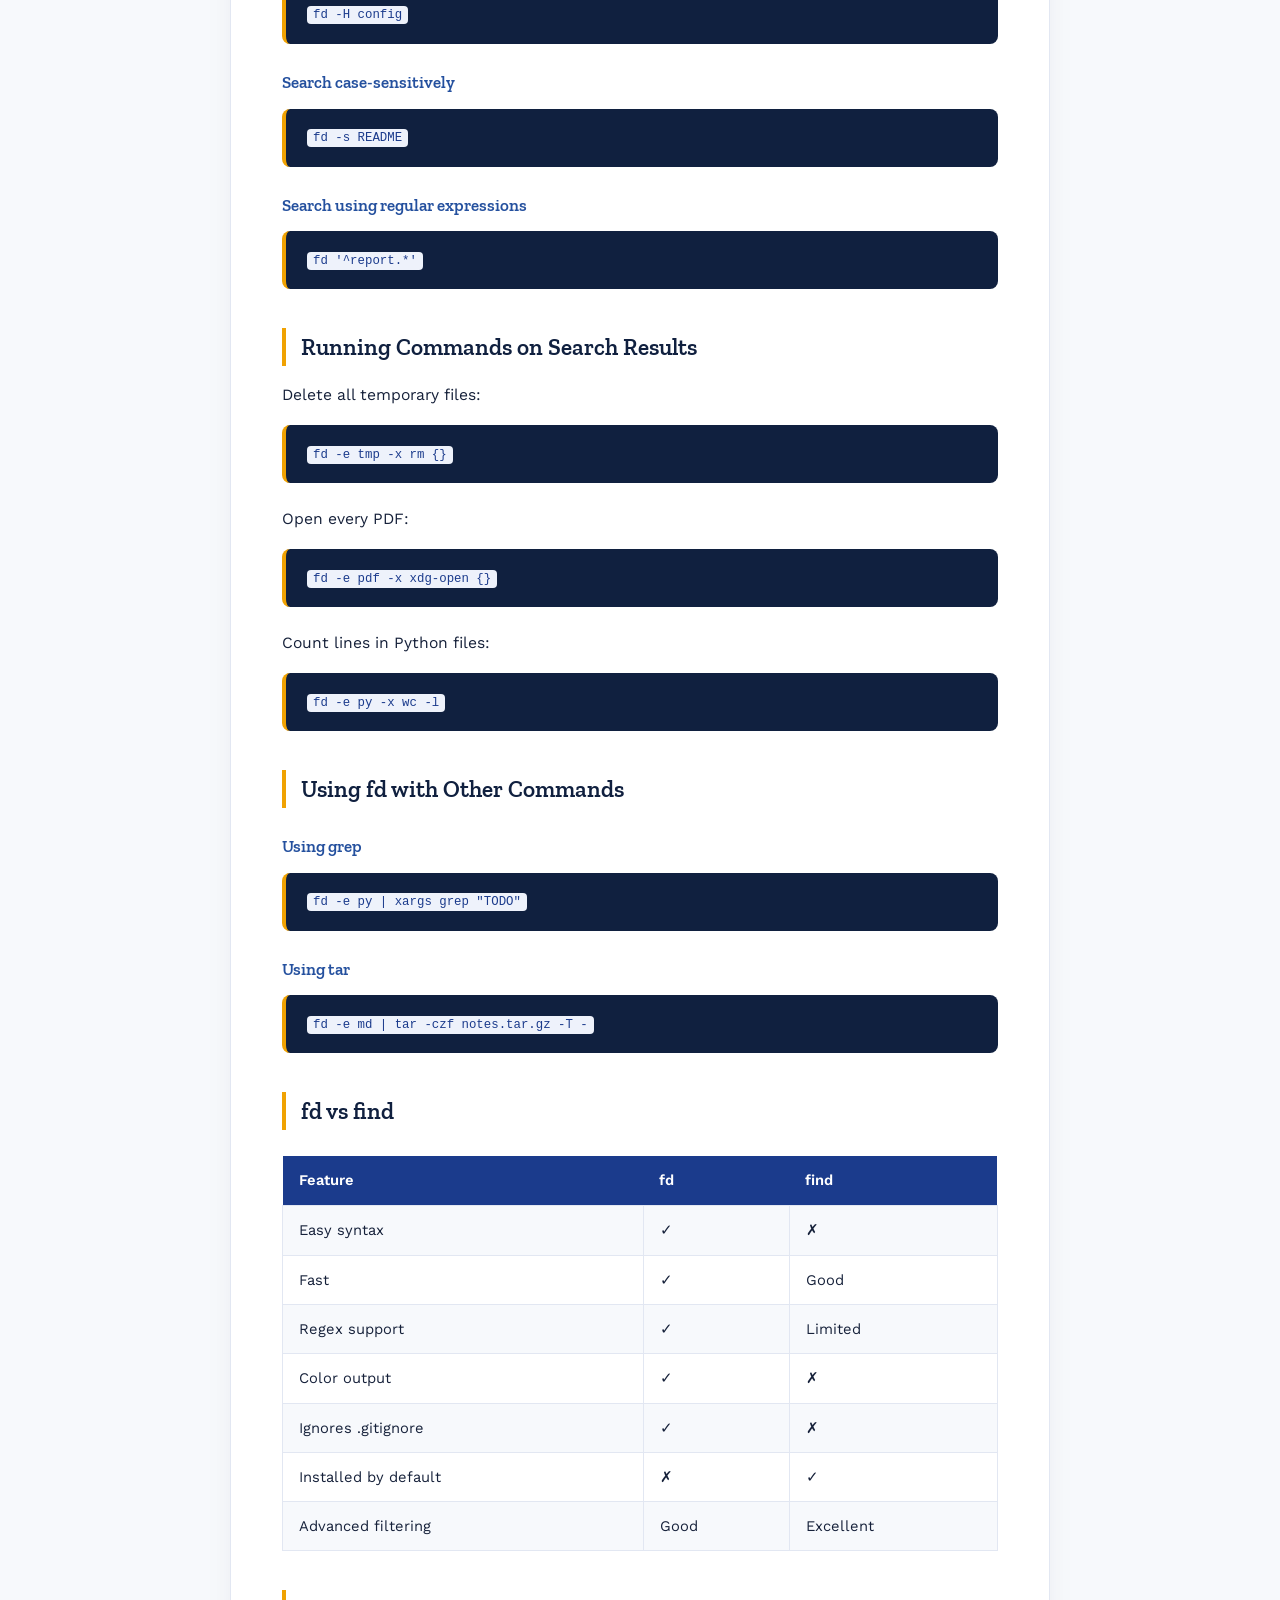
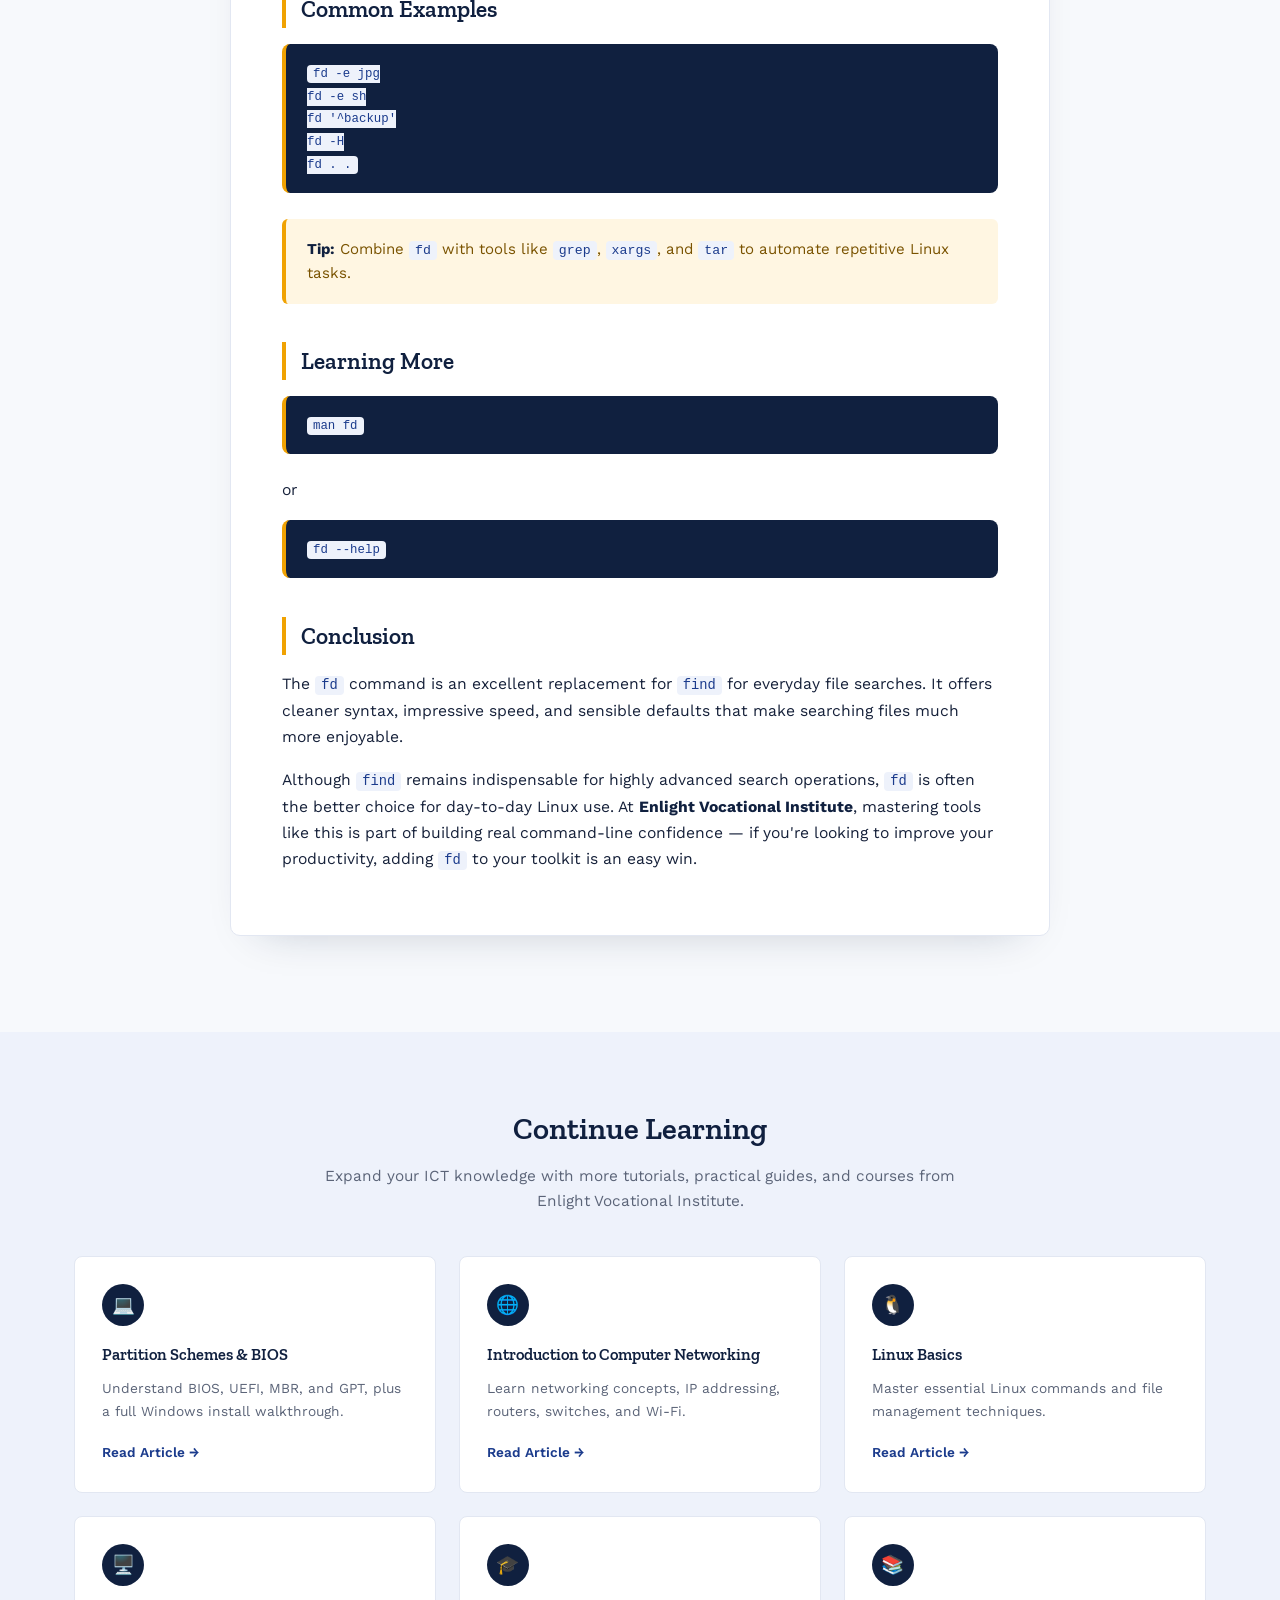
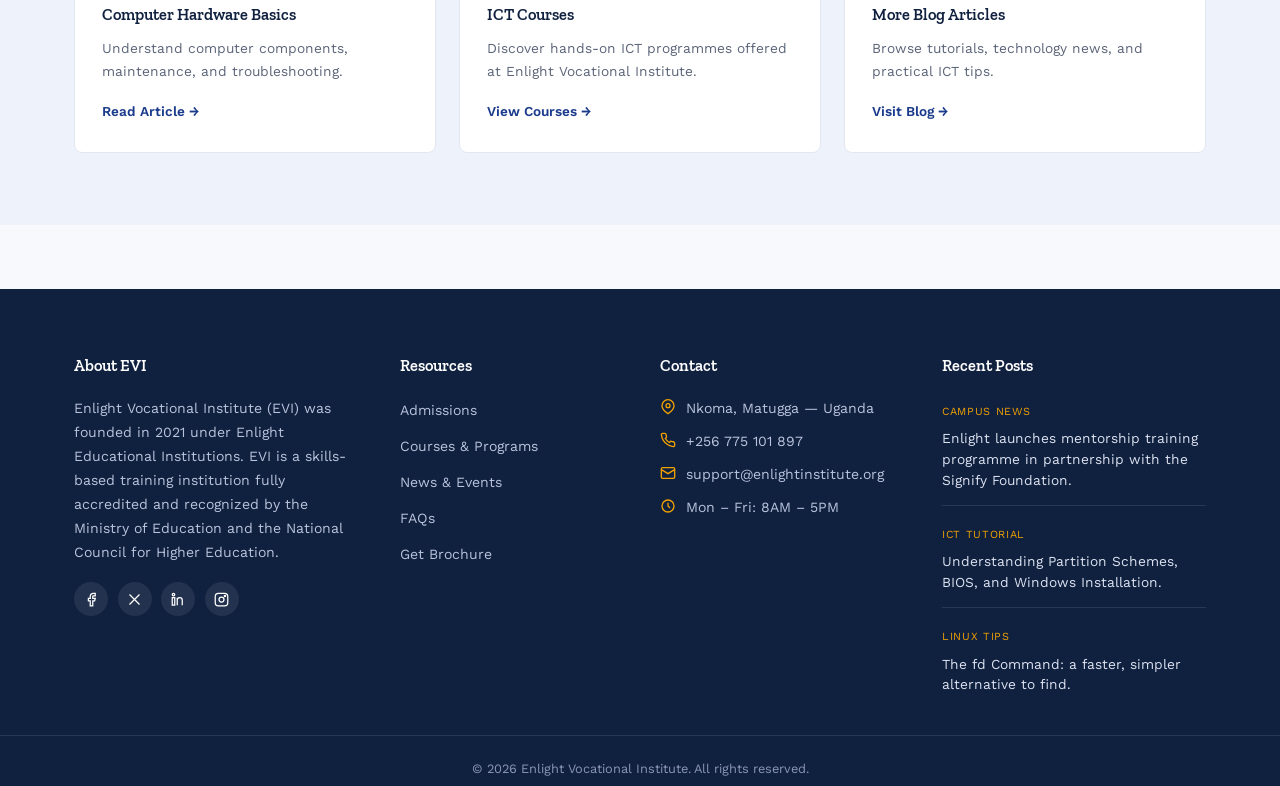
<file: blog_fd_command.html>
<!DOCTYPE html>
<html lang="en">
<head>
<meta charset="UTF-8" />
<meta name="viewport" content="width=device-width, initial-scale=1.0" />
<title>The fd Command: A Faster, Simpler Alternative to find in Linux | Enlight Vocational Institute</title>
<link rel="preconnect" href="https://fonts.googleapis.com">
<link rel="preconnect" href="https://fonts.gstatic.com" crossorigin>
<link href="https://fonts.googleapis.com/css2?family=Zilla+Slab:wght@400;500;600;700&family=Work+Sans:wght@400;500;600;700&display=swap" rel="stylesheet">
<link rel="stylesheet" href="css/style.css">
<link rel="stylesheet" href="css/navbar.css">
<link rel="stylesheet" href="css/footer.css">
<link rel="stylesheet" href="css/responsive.css">
</head>
<body>

<nav class="site-nav">
  <div class="site-nav-inner">
    <a href="index.html" class="brand">
      <img src="[data-uri]" alt="Enlight Vocational Institute logo" />
      <div class="brand-name">Enlight Vocational Institute<small>Matugga &middot; Wakiso District</small></div>
    </a>
    <div class="nav-links">
      <a href="index.html" class=" ">Home</a>
        <a href="courses.html" class=" ">Courses</a>
        <a href="admissions.html" class=" ">Admissions</a>
        <a href="faq.html" class=" ">FAQ</a>
        <a href="about.html" class=" ">About</a>
        <a href="contact.html" class=" ">Contact</a>
      <div class="nav-more" id="navMore">
        <button type="button" onclick="document.getElementById('navMore').classList.toggle('open')" class="active">More <span class="chev"></span></button>
        <div class="nav-dropdown">
          <a href="internship.html" class=" ">Internships</a>
          <a href="portfolio.html" class=" ">Portfolio</a>
          <a href="blog.html" class="active ">Blog</a>
          <a href="student-life.html" class=" ">Students Life</a>
          <a href="gallery.html" class=" ">Gallery</a>
        </div>
      </div>
    </div>
    <a href="contact.html" class="nav-cta">Apply Now</a>
    <button class="ham" id="hamBtn" aria-label="Toggle menu">
      <span></span><span></span><span></span>
    </button>
  </div>
  <div class="mobile-menu" id="mobileMenu">
      <a href="index.html" class=" ">Home</a>
      <a href="courses.html" class=" ">Courses</a>
      <a href="admissions.html" class=" ">Admissions</a>
      <a href="faq.html" class=" ">FAQ</a>
      <a href="about.html" class=" ">About</a>
      <a href="contact.html" class=" ">Contact</a>
      <a href="internship.html" class=" ">Internships</a>
      <a href="portfolio.html" class=" ">Portfolio</a>
      <a href="blog.html" class="active ">Blog</a>
      <a href="student-life.html" class=" ">Students Life</a>
      <a href="gallery.html" class=" ">Gallery</a>
  </div>
</nav>
<script>
  document.getElementById('hamBtn').addEventListener('click', function(){
    document.getElementById('mobileMenu').classList.toggle('open');
  });
  document.addEventListener('click', function(e){
    var m = document.getElementById('navMore');
    if(m && !m.contains(e.target)) m.classList.remove('open');
  });
</script>

<header class="page-hero">
  <svg class="page-hero-shield" viewBox="0 0 200 220" fill="none" xmlns="http://www.w3.org/2000/svg">
    <path d="M100 0 L200 30 V110 C200 170 155 205 100 220 C45 205 0 170 0 110 V30 Z" fill="#F0A202"/>
  </svg>
  <div class="page-hero-inner">
    <div class="eyebrow on-dark">ICT &amp; Tutorials</div>
    <h1>The fd Command: A Faster, Simpler Alternative to find in Linux</h1>
    <p class="lede">A modern, beginner-friendly file-search tool for Linux &mdash; cleaner syntax, sensible defaults, and real speed.</p>
    <div class="crumbs"><a href="blog.html">Blog</a> &rsaquo; <span>The fd Command</span></div>
  </div>
</header>

<section class="article-section">
  <div class="article-shell">

    <article class="post">
      <div class="post-header-meta"><span>April 20, 2026</span><span class="dot"></span><span>5 min read</span><span class="dot"></span><span>By Enlight Vocational Institute</span></div>

      <p>If you've ever used the Linux <code>find</code> command, you know it is extremely powerful &mdash; but it can also be difficult to remember because of its many options and complex syntax. That's where <strong>fd</strong> comes in.</p>
      <p>The <code>fd</code> command is a modern, user-friendly alternative to <code>find</code>. It is designed to be fast, intuitive, and easier to use while still providing powerful file-search capabilities.</p>

      <h2>What is fd?</h2>
      <p><code>fd</code> is a command-line utility for searching files and directories. It uses sensible defaults, supports regular expressions, ignores hidden files and Git-ignored files by default, and displays colorful output.</p>
      <p>Unlike <code>find</code>, which has been around for decades, <code>fd</code> focuses on simplicity and speed.</p>

      <h2>Why Use fd?</h2>
      <ul>
        <li>Easy-to-remember syntax</li>
        <li>Very fast searching</li>
        <li>Supports regular expressions</li>
        <li>Colorized output</li>
        <li>Automatically ignores <code>.gitignore</code> entries</li>
        <li>Ignores hidden files unless requested</li>
        <li>Parallel directory traversal for better performance</li>
      </ul>

      <h2>Installing fd</h2>
      <h3>Ubuntu / Debian</h3>
      <pre><code>sudo apt install fd-find</code></pre>
      <p>On Ubuntu, the executable is usually named <code>fdfind</code>.</p>
      <pre><code>alias fd=fdfind</code></pre>
      <h3>Arch Linux</h3>
      <pre><code>sudo pacman -S fd</code></pre>
      <h3>Fedora</h3>
      <pre><code>sudo dnf install fd-find</code></pre>
      <h3>macOS</h3>
      <pre><code>brew install fd</code></pre>

      <h2>Basic Usage</h2>
      <h3>Search for a file</h3>
      <pre><code>fd report</code></pre>
      <p>Example output:</p>
      <pre><code>Documents/report.pdf
Work/report-final.docx</code></pre>

      <h3>Search in a specific directory</h3>
      <pre><code>fd report ~/Documents</code></pre>

      <h3>Search by file extension</h3>
      <p>Find all PDF files:</p>
      <pre><code>fd -e pdf</code></pre>
      <p>Find all Python files:</p>
      <pre><code>fd -e py</code></pre>

      <h3>Search for directories only</h3>
      <pre><code>fd -t d Projects</code></pre>

      <h3>Search for files only</h3>
      <pre><code>fd -t f notes</code></pre>

      <h3>Include hidden files</h3>
      <pre><code>fd -H config</code></pre>

      <h3>Search case-sensitively</h3>
      <pre><code>fd -s README</code></pre>

      <h3>Search using regular expressions</h3>
      <pre><code>fd '^report.*'</code></pre>

      <h2>Running Commands on Search Results</h2>
      <p>Delete all temporary files:</p>
      <pre><code>fd -e tmp -x rm {}</code></pre>
      <p>Open every PDF:</p>
      <pre><code>fd -e pdf -x xdg-open {}</code></pre>
      <p>Count lines in Python files:</p>
      <pre><code>fd -e py -x wc -l</code></pre>

      <h2>Using fd with Other Commands</h2>
      <h3>Using grep</h3>
      <pre><code>fd -e py | xargs grep "TODO"</code></pre>
      <h3>Using tar</h3>
      <pre><code>fd -e md | tar -czf notes.tar.gz -T -</code></pre>

      <h2>fd vs find</h2>
      <table class="data-table">
        <tr><th>Feature</th><th>fd</th><th>find</th></tr>
        <tr><td>Easy syntax</td><td>&#10003;</td><td>&#10007;</td></tr>
        <tr><td>Fast</td><td>&#10003;</td><td>Good</td></tr>
        <tr><td>Regex support</td><td>&#10003;</td><td>Limited</td></tr>
        <tr><td>Color output</td><td>&#10003;</td><td>&#10007;</td></tr>
        <tr><td>Ignores .gitignore</td><td>&#10003;</td><td>&#10007;</td></tr>
        <tr><td>Installed by default</td><td>&#10007;</td><td>&#10003;</td></tr>
        <tr><td>Advanced filtering</td><td>Good</td><td>Excellent</td></tr>
      </table>

      <h2>Common Examples</h2>
      <pre><code>fd -e jpg
fd -e sh
fd '^backup'
fd -H
fd . .</code></pre>

      <div class="callout tip"><strong>Tip:</strong> Combine <code>fd</code> with tools like <code>grep</code>, <code>xargs</code>, and <code>tar</code> to automate repetitive Linux tasks.</div>

      <h2>Learning More</h2>
      <pre><code>man fd</code></pre>
      <p>or</p>
      <pre><code>fd --help</code></pre>

      <h2>Conclusion</h2>
      <p>The <code>fd</code> command is an excellent replacement for <code>find</code> for everyday file searches. It offers cleaner syntax, impressive speed, and sensible defaults that make searching files much more enjoyable.</p>
      <p>Although <code>find</code> remains indispensable for highly advanced search operations, <code>fd</code> is often the better choice for day-to-day Linux use. At <strong>Enlight Vocational Institute</strong>, mastering tools like this is part of building real command-line confidence &mdash; if you're looking to improve your productivity, adding <code>fd</code> to your toolkit is an easy win.</p>
    </article>

  </div>
</section>

<section class="related-section">
  <div class="wrap">
    <div class="section-heading"><span>Continue Learning</span></div>
    <p class="related-intro">Expand your ICT knowledge with more tutorials, practical guides, and courses from Enlight Vocational Institute.</p>
    <div class="related-grid">
      <a href="blog_partion_schemes.html" class="related-card"><div class="icon">💻</div><h3>Partition Schemes &amp; BIOS</h3><p>Understand BIOS, UEFI, MBR, and GPT, plus a full Windows install walkthrough.</p><span class="cta">Read Article &rarr;</span></a>
      <a href="computer-networking.html" class="related-card"><div class="icon">🌐</div><h3>Introduction to Computer Networking</h3><p>Learn networking concepts, IP addressing, routers, switches, and Wi-Fi.</p><span class="cta">Read Article &rarr;</span></a>
      <a href="linux-basics.html" class="related-card"><div class="icon">🐧</div><h3>Linux Basics</h3><p>Master essential Linux commands and file management techniques.</p><span class="cta">Read Article &rarr;</span></a>
      <a href="computer-hardware.html" class="related-card"><div class="icon">🖥️</div><h3>Computer Hardware Basics</h3><p>Understand computer components, maintenance, and troubleshooting.</p><span class="cta">Read Article &rarr;</span></a>
      <a href="courses.html" class="related-card"><div class="icon">🎓</div><h3>ICT Courses</h3><p>Discover hands-on ICT programmes offered at Enlight Vocational Institute.</p><span class="cta">View Courses &rarr;</span></a>
      <a href="blog.html" class="related-card"><div class="icon">📚</div><h3>More Blog Articles</h3><p>Browse tutorials, technology news, and practical ICT tips.</p><span class="cta">Visit Blog &rarr;</span></a>
    </div>
  </div>
</section>

<footer class="site-footer">
  <div class="footer-grid">
    <div class="footer-col">
      <h3>About EVI</h3>
      <p>Enlight Vocational Institute (EVI) was founded in 2021 under Enlight Educational Institutions. EVI is a skills-based training institution fully accredited and recognized by the Ministry of Education and the National Council for Higher Education.</p>
      <div class="footer-social">
        <a href="https://facebook.com" aria-label="Facebook"><svg viewBox="0 0 24 24" fill="none" stroke-width="2"><path d="M18 2h-3a5 5 0 0 0-5 5v3H7v4h3v8h4v-8h3l1-4h-4V7a1 1 0 0 1 1-1h3Z"/></svg></a>
        <a href="#" aria-label="X"><svg viewBox="0 0 24 24" fill="none" stroke-width="2"><path d="M4 4l16 16M20 4 4 20"/></svg></a>
        <a href="#" aria-label="LinkedIn"><svg viewBox="0 0 24 24" fill="none" stroke-width="2"><rect x="2" y="9" width="4" height="12"/><circle cx="4" cy="4" r="2"/><path d="M10 9v12M10 13a4 4 0 0 1 8 0v8"/></svg></a>
        <a href="#" aria-label="Instagram"><svg viewBox="0 0 24 24" fill="none" stroke-width="2"><rect x="2" y="2" width="20" height="20" rx="5"/><circle cx="12" cy="12" r="4"/><circle cx="17.5" cy="6.5" r="1"/></svg></a>
      </div>
    </div>

    <div class="footer-col">
      <h3>Resources</h3>
      <ul>
        <li><a href="admissions.html">Admissions</a></li>
        <li><a href="courses.html">Courses &amp; Programs</a></li>
        <li><a href="student-life.html">News &amp; Events</a></li>
        <li><a href="faq.html">FAQs</a></li>
        <li><a href="docs/evi-brochure.pdf">Get Brochure</a></li>
      </ul>
    </div>

    <div class="footer-col">
      <h3>Contact</h3>
      <ul class="footer-contact">
        <li><svg viewBox="0 0 24 24" fill="none" stroke-width="2"><path d="M21 10c0 6-9 12-9 12S3 16 3 10a9 9 0 0 1 18 0Z"/><circle cx="12" cy="10" r="3"/></svg> Nkoma, Matugga &mdash; Uganda</li>
        <li><svg viewBox="0 0 24 24" fill="none" stroke-width="2"><path d="M22 16.9v3a2 2 0 0 1-2.2 2 19.8 19.8 0 0 1-8.6-3.1 19.5 19.5 0 0 1-6-6A19.8 19.8 0 0 1 2.1 4.2 2 2 0 0 1 4.1 2h3a2 2 0 0 1 2 1.7c.1.9.3 1.8.6 2.7a2 2 0 0 1-.5 2.1L8 9.7a16 16 0 0 0 6 6l1.2-1.2a2 2 0 0 1 2.1-.5c.9.3 1.8.5 2.7.6a2 2 0 0 1 1.7 2Z"/></svg> +256 775 101 897</li>
        <li><svg viewBox="0 0 24 24" fill="none" stroke-width="2"><rect x="2" y="4" width="20" height="16" rx="2"/><path d="m2 7 10 6 10-6"/></svg> <a href="contact.html">support@enlightinstitute.org</a></li>
        <li><svg viewBox="0 0 24 24" fill="none" stroke-width="2"><circle cx="12" cy="12" r="9"/><path d="M12 7v5l3 3"/></svg> Mon &ndash; Fri: 8AM &ndash; 5PM</li>
      </ul>
    </div>

    <div class="footer-col">
      <h3>Recent Posts</h3>

      <a href="blog.html" class="footer-post">
        <span>Campus News</span>
        <p>Enlight launches mentorship training programme in partnership with the Signify Foundation.</p>
      </a>
      <a href="blog_partion_schemes.html" class="footer-post">
        <span>ICT Tutorial</span>
        <p>Understanding Partition Schemes, BIOS, and Windows Installation.</p>
      </a>
      <a href="blog_fd_command.html" class="footer-post">
        <span>Linux Tips</span>
        <p>The fd Command: a faster, simpler alternative to find.</p>
      </a>

    </div>
  </div>
  <div class="footer-bottom">
    <p>&copy; 2026 Enlight Vocational Institute. All rights reserved.</p>
  </div>
</footer>

</body>
</html>
</file>
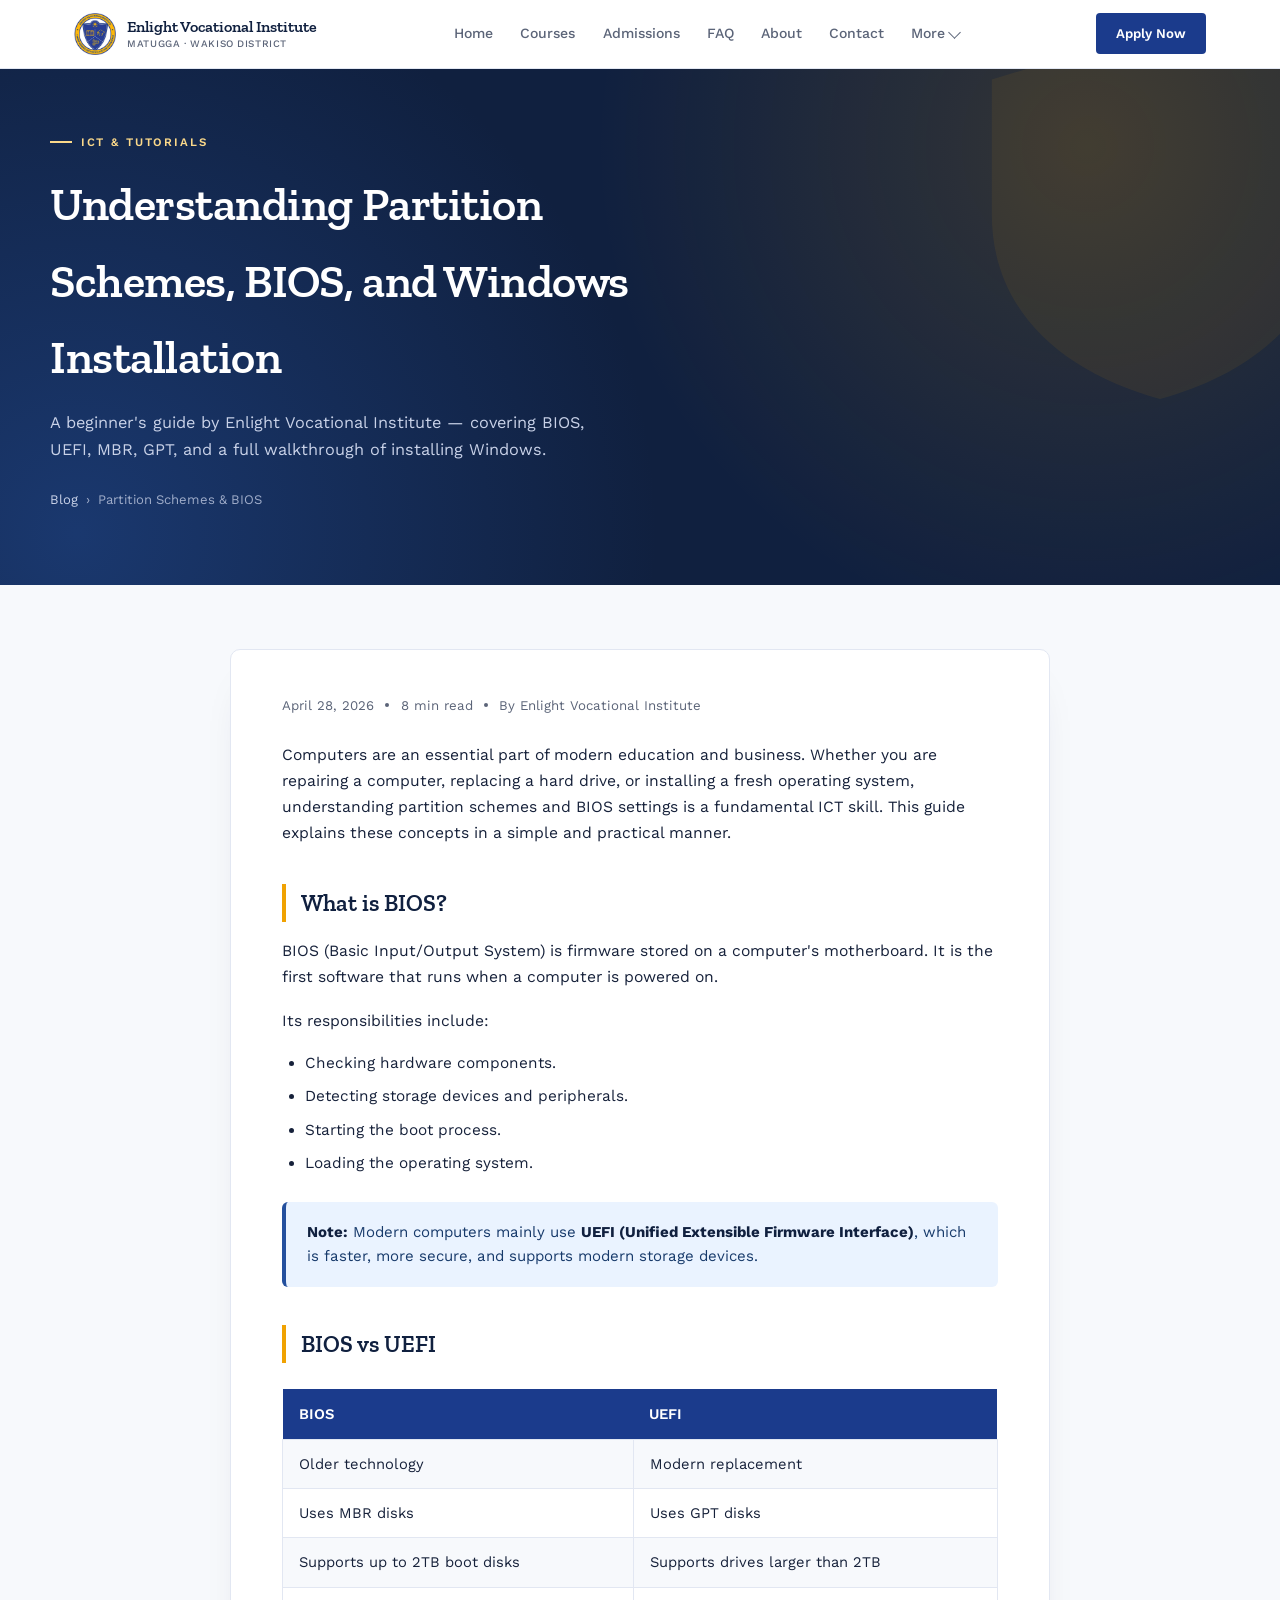
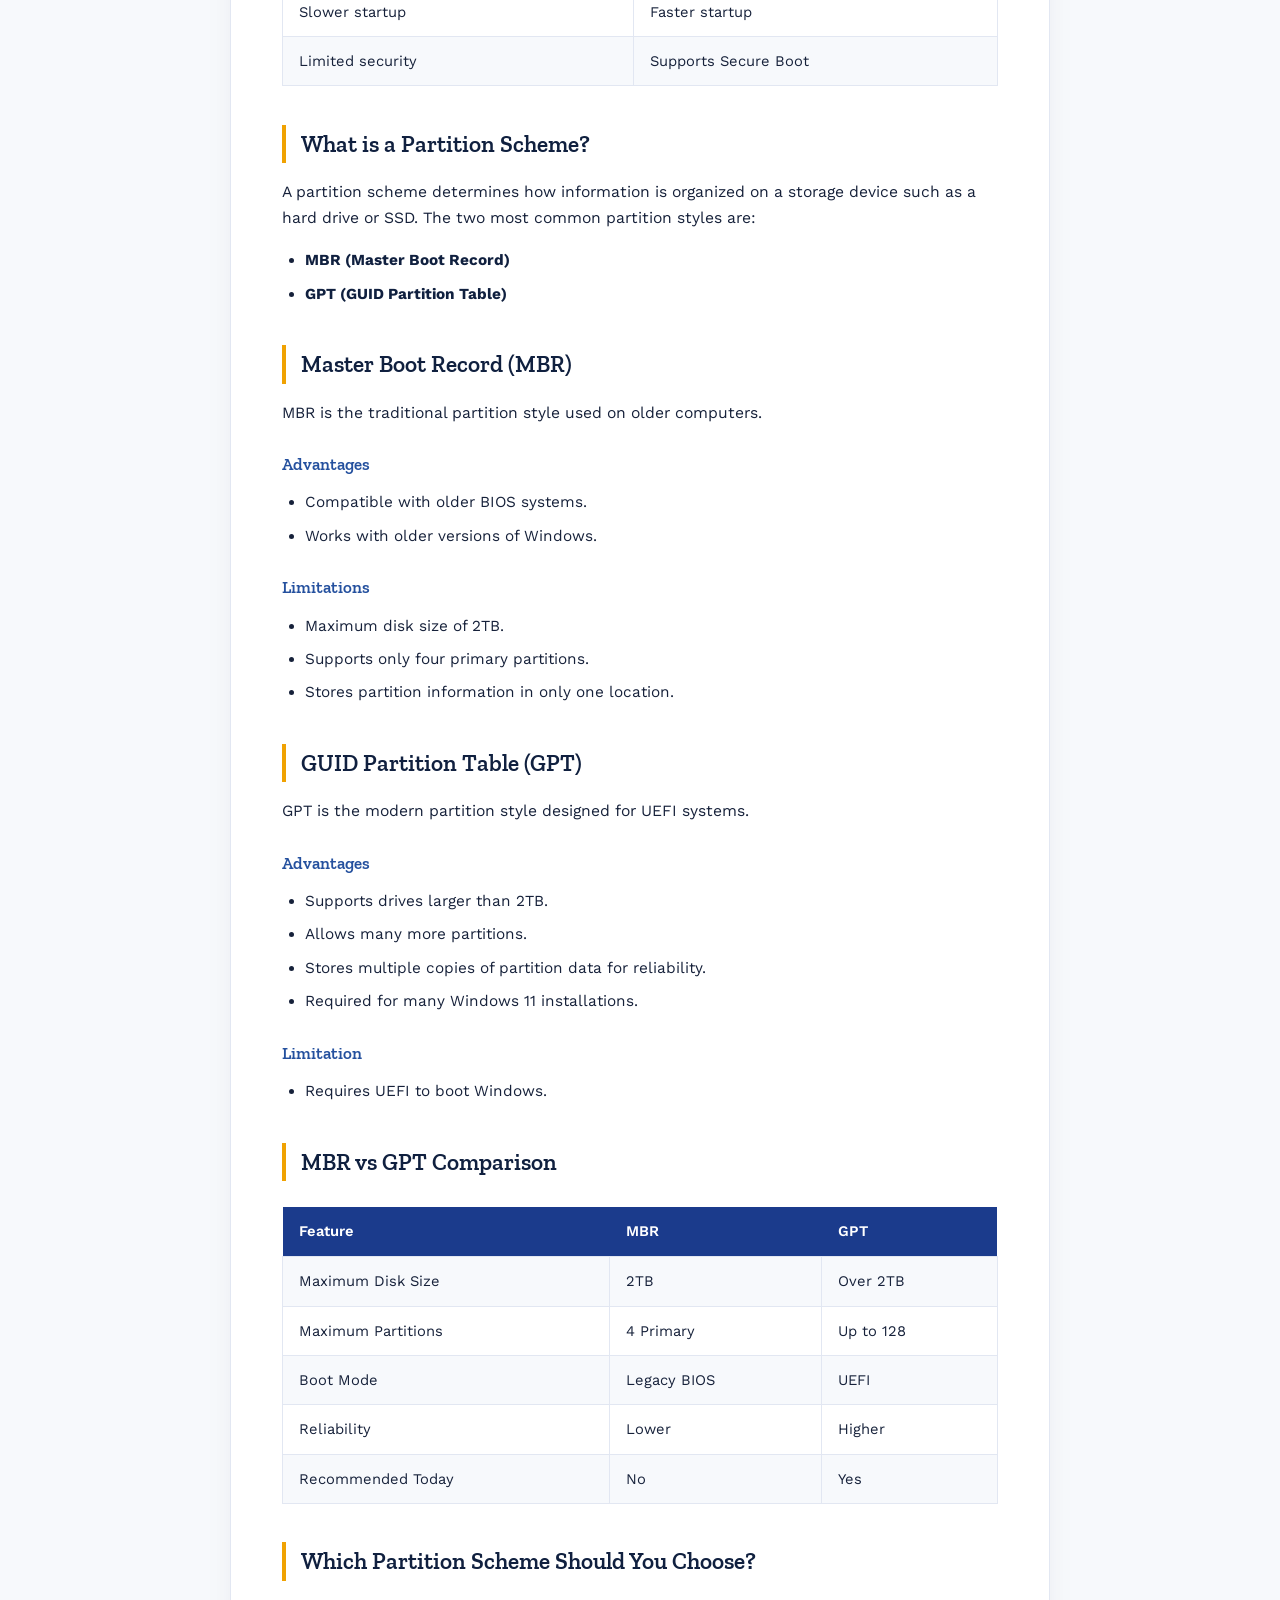
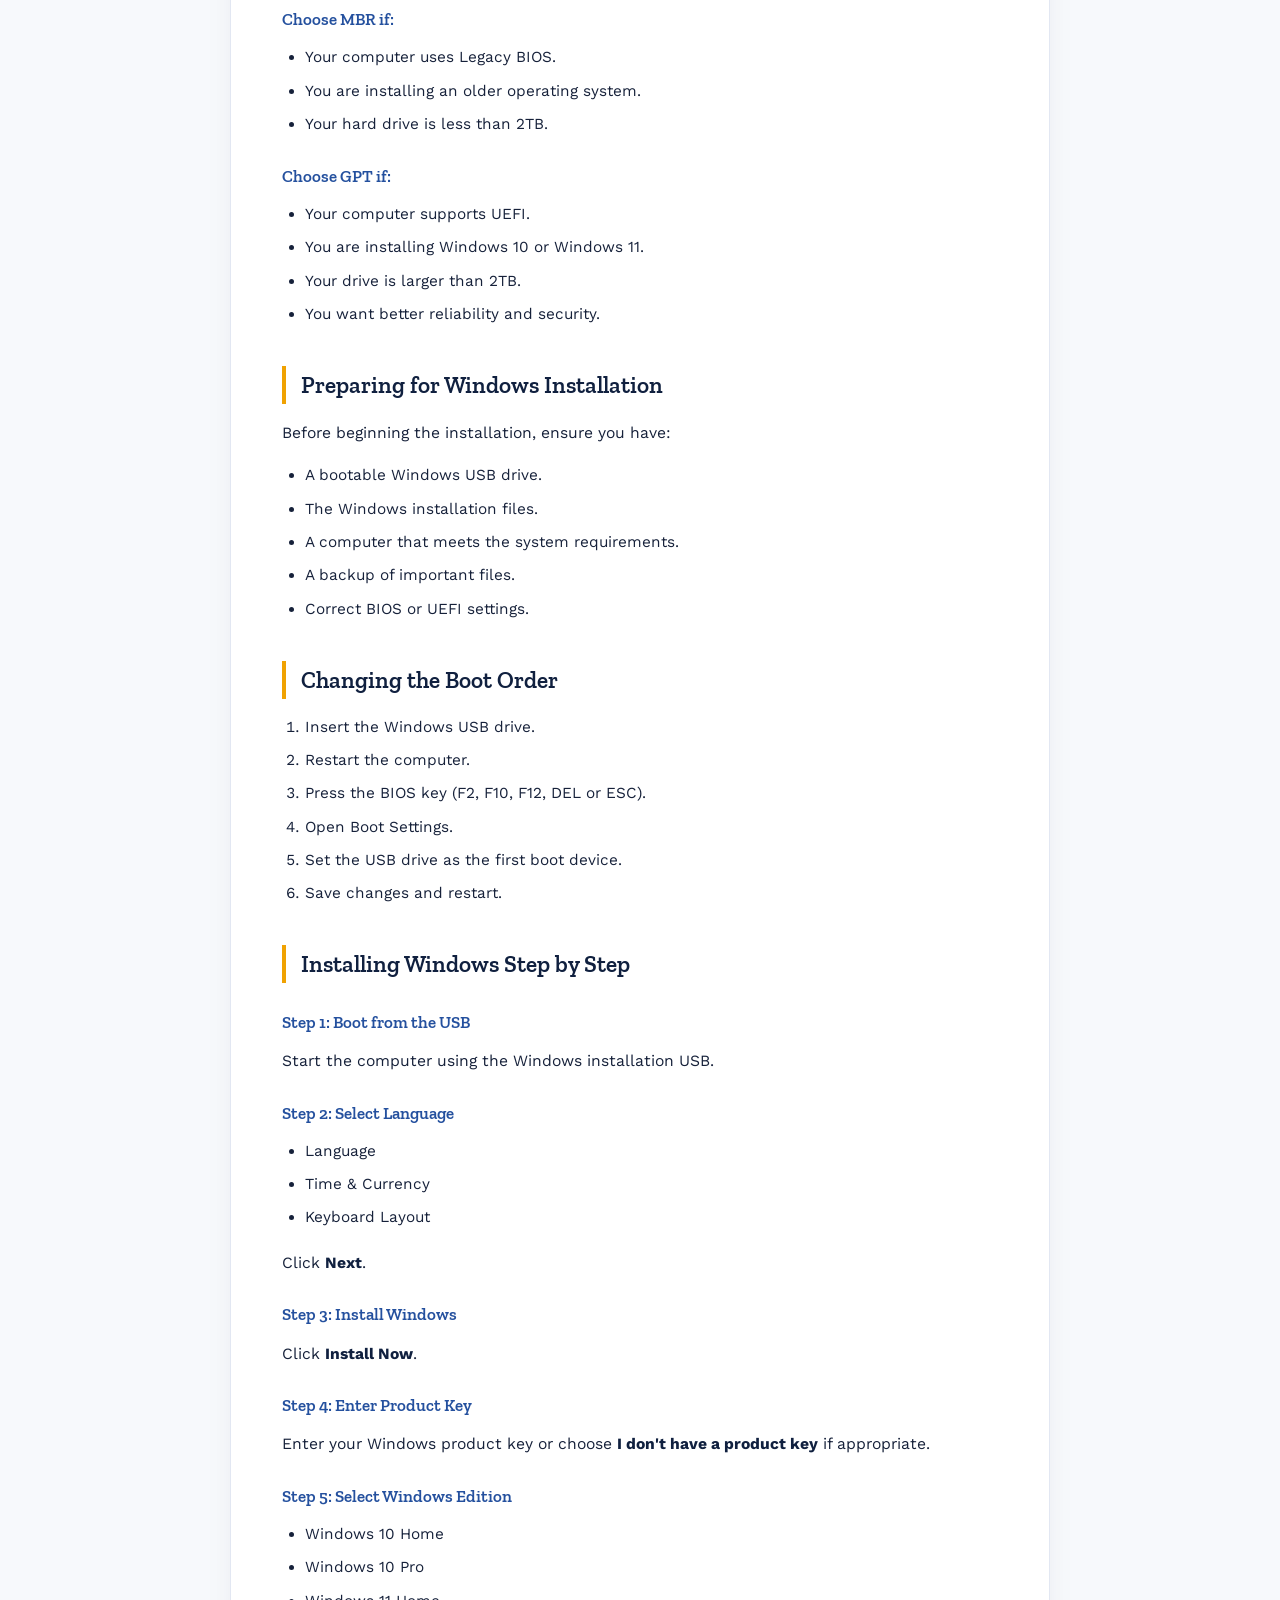
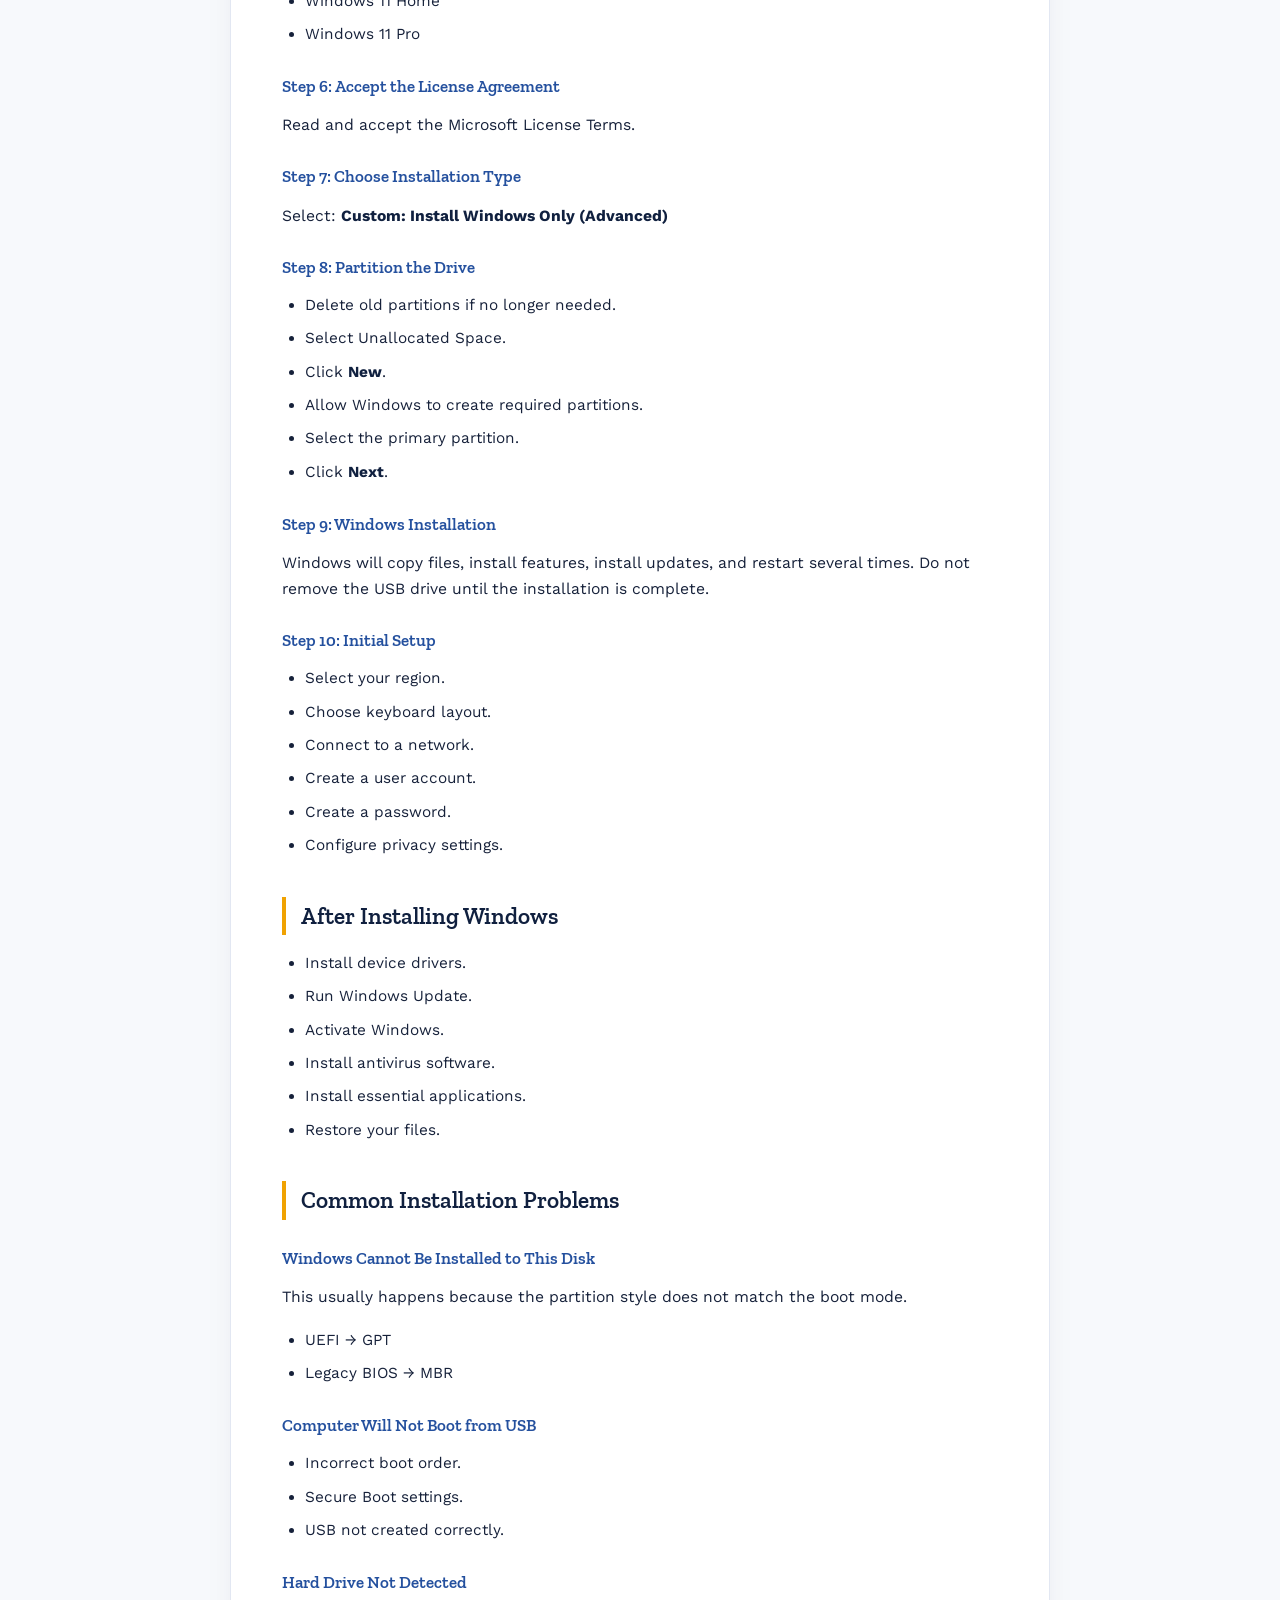
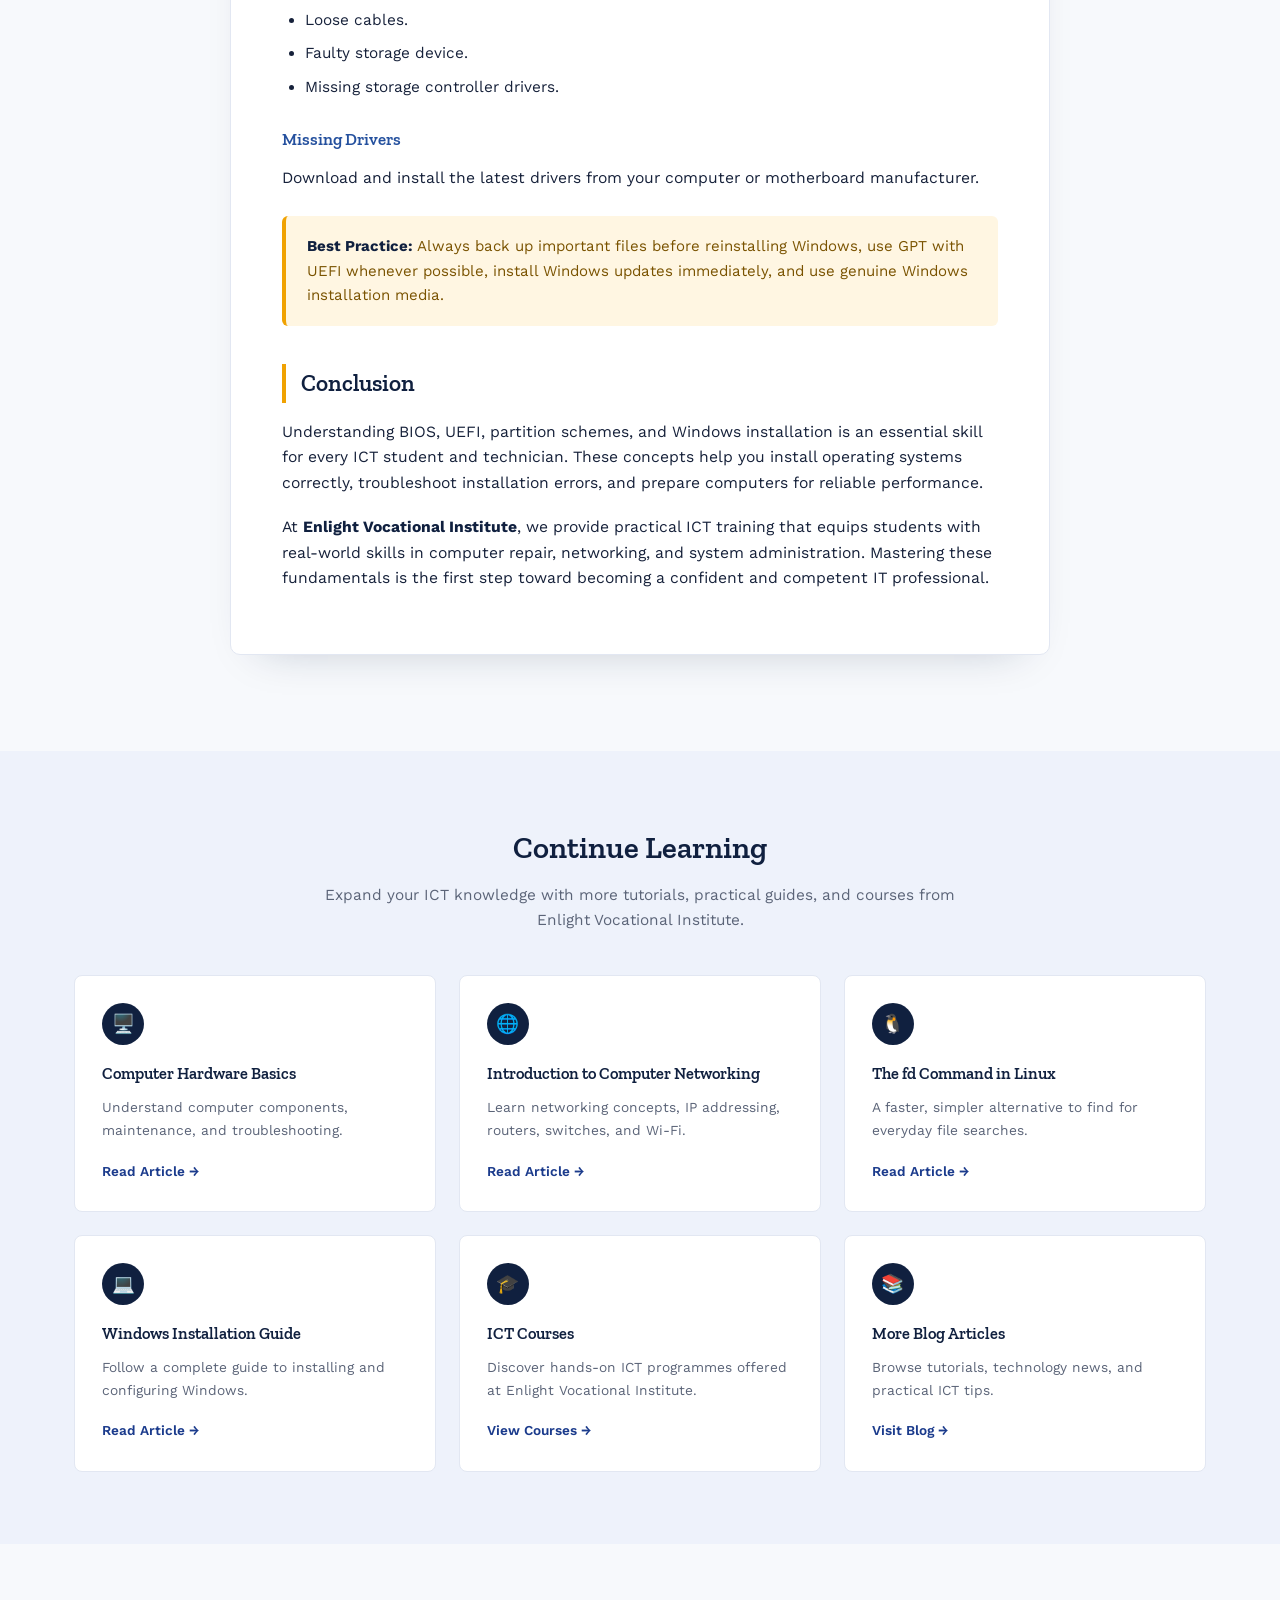
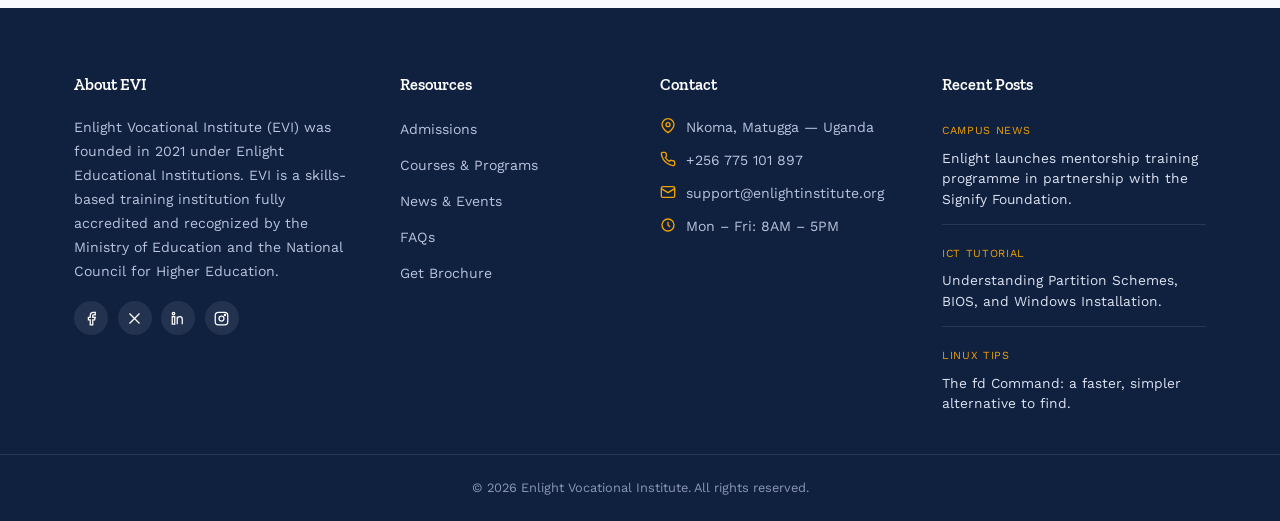
<file: blog_partion_schemes.html>
<!DOCTYPE html>
<html lang="en">
<head>
<meta charset="UTF-8" />
<meta name="viewport" content="width=device-width, initial-scale=1.0" />
<title>Understanding Partition Schemes, BIOS, and Windows Installation | Enlight Vocational Institute</title>
<link rel="preconnect" href="https://fonts.googleapis.com">
<link rel="preconnect" href="https://fonts.gstatic.com" crossorigin>
<link href="https://fonts.googleapis.com/css2?family=Zilla+Slab:wght@400;500;600;700&family=Work+Sans:wght@400;500;600;700&display=swap" rel="stylesheet">
<link rel="stylesheet" href="css/style.css">
<link rel="stylesheet" href="css/navbar.css">
<link rel="stylesheet" href="css/footer.css">
<link rel="stylesheet" href="css/responsive.css">
</head>
<body>

<nav class="site-nav">
  <div class="site-nav-inner">
    <a href="index.html" class="brand">
      <img src="[data-uri]" alt="Enlight Vocational Institute logo" />
      <div class="brand-name">Enlight Vocational Institute<small>Matugga &middot; Wakiso District</small></div>
    </a>
    <div class="nav-links">
      <a href="index.html" class=" ">Home</a>
        <a href="courses.html" class=" ">Courses</a>
        <a href="admissions.html" class=" ">Admissions</a>
        <a href="faq.html" class=" ">FAQ</a>
        <a href="about.html" class=" ">About</a>
        <a href="contact.html" class=" ">Contact</a>
      <div class="nav-more" id="navMore">
        <button type="button" onclick="document.getElementById('navMore').classList.toggle('open')" class="active">More <span class="chev"></span></button>
        <div class="nav-dropdown">
          <a href="internship.html" class=" ">Internships</a>
          <a href="portfolio.html" class=" ">Portfolio</a>
          <a href="blog.html" class="active ">Blog</a>
          <a href="student-life.html" class=" ">Students Life</a>
          <a href="gallery.html" class=" ">Gallery</a>
        </div>
      </div>
    </div>
    <a href="contact.html" class="nav-cta">Apply Now</a>
    <button class="ham" id="hamBtn" aria-label="Toggle menu">
      <span></span><span></span><span></span>
    </button>
  </div>
  <div class="mobile-menu" id="mobileMenu">
      <a href="index.html" class=" ">Home</a>
      <a href="courses.html" class=" ">Courses</a>
      <a href="admissions.html" class=" ">Admissions</a>
      <a href="faq.html" class=" ">FAQ</a>
      <a href="about.html" class=" ">About</a>
      <a href="contact.html" class=" ">Contact</a>
      <a href="internship.html" class=" ">Internships</a>
      <a href="portfolio.html" class=" ">Portfolio</a>
      <a href="blog.html" class="active ">Blog</a>
      <a href="student-life.html" class=" ">Students Life</a>
      <a href="gallery.html" class=" ">Gallery</a>
  </div>
</nav>
<script>
  document.getElementById('hamBtn').addEventListener('click', function(){
    document.getElementById('mobileMenu').classList.toggle('open');
  });
  document.addEventListener('click', function(e){
    var m = document.getElementById('navMore');
    if(m && !m.contains(e.target)) m.classList.remove('open');
  });
</script>

<header class="page-hero">
  <svg class="page-hero-shield" viewBox="0 0 200 220" fill="none" xmlns="http://www.w3.org/2000/svg">
    <path d="M100 0 L200 30 V110 C200 170 155 205 100 220 C45 205 0 170 0 110 V30 Z" fill="#F0A202"/>
  </svg>
  <div class="page-hero-inner">
    <div class="eyebrow on-dark">ICT &amp; Tutorials</div>
    <h1>Understanding Partition Schemes, BIOS, and Windows Installation</h1>
    <p class="lede">A beginner's guide by Enlight Vocational Institute &mdash; covering BIOS, UEFI, MBR, GPT, and a full walkthrough of installing Windows.</p>
    <div class="crumbs"><a href="blog.html">Blog</a> &rsaquo; <span>Partition Schemes &amp; BIOS</span></div>
  </div>
</header>

<section class="article-section">
  <div class="article-shell">

    <article class="post">
      <div class="post-header-meta"><span>April 28, 2026</span><span class="dot"></span><span>8 min read</span><span class="dot"></span><span>By Enlight Vocational Institute</span></div>

      <p>Computers are an essential part of modern education and business. Whether you are repairing a computer, replacing a hard drive, or installing a fresh operating system, understanding partition schemes and BIOS settings is a fundamental ICT skill. This guide explains these concepts in a simple and practical manner.</p>

      <h2>What is BIOS?</h2>
      <p>BIOS (Basic Input/Output System) is firmware stored on a computer's motherboard. It is the first software that runs when a computer is powered on.</p>
      <p>Its responsibilities include:</p>
      <ul>
        <li>Checking hardware components.</li>
        <li>Detecting storage devices and peripherals.</li>
        <li>Starting the boot process.</li>
        <li>Loading the operating system.</li>
      </ul>
      <div class="callout note"><strong>Note:</strong> Modern computers mainly use <strong>UEFI (Unified Extensible Firmware Interface)</strong>, which is faster, more secure, and supports modern storage devices.</div>

      <h2>BIOS vs UEFI</h2>
      <table class="data-table">
        <tr><th>BIOS</th><th>UEFI</th></tr>
        <tr><td>Older technology</td><td>Modern replacement</td></tr>
        <tr><td>Uses MBR disks</td><td>Uses GPT disks</td></tr>
        <tr><td>Supports up to 2TB boot disks</td><td>Supports drives larger than 2TB</td></tr>
        <tr><td>Slower startup</td><td>Faster startup</td></tr>
        <tr><td>Limited security</td><td>Supports Secure Boot</td></tr>
      </table>

      <h2>What is a Partition Scheme?</h2>
      <p>A partition scheme determines how information is organized on a storage device such as a hard drive or SSD. The two most common partition styles are:</p>
      <ul>
        <li><strong>MBR (Master Boot Record)</strong></li>
        <li><strong>GPT (GUID Partition Table)</strong></li>
      </ul>

      <h2>Master Boot Record (MBR)</h2>
      <p>MBR is the traditional partition style used on older computers.</p>
      <h3>Advantages</h3>
      <ul>
        <li>Compatible with older BIOS systems.</li>
        <li>Works with older versions of Windows.</li>
      </ul>
      <h3>Limitations</h3>
      <ul>
        <li>Maximum disk size of 2TB.</li>
        <li>Supports only four primary partitions.</li>
        <li>Stores partition information in only one location.</li>
      </ul>

      <h2>GUID Partition Table (GPT)</h2>
      <p>GPT is the modern partition style designed for UEFI systems.</p>
      <h3>Advantages</h3>
      <ul>
        <li>Supports drives larger than 2TB.</li>
        <li>Allows many more partitions.</li>
        <li>Stores multiple copies of partition data for reliability.</li>
        <li>Required for many Windows 11 installations.</li>
      </ul>
      <h3>Limitation</h3>
      <ul><li>Requires UEFI to boot Windows.</li></ul>

      <h2>MBR vs GPT Comparison</h2>
      <table class="data-table">
        <tr><th>Feature</th><th>MBR</th><th>GPT</th></tr>
        <tr><td>Maximum Disk Size</td><td>2TB</td><td>Over 2TB</td></tr>
        <tr><td>Maximum Partitions</td><td>4 Primary</td><td>Up to 128</td></tr>
        <tr><td>Boot Mode</td><td>Legacy BIOS</td><td>UEFI</td></tr>
        <tr><td>Reliability</td><td>Lower</td><td>Higher</td></tr>
        <tr><td>Recommended Today</td><td>No</td><td>Yes</td></tr>
      </table>

      <h2>Which Partition Scheme Should You Choose?</h2>
      <h3>Choose MBR if:</h3>
      <ul>
        <li>Your computer uses Legacy BIOS.</li>
        <li>You are installing an older operating system.</li>
        <li>Your hard drive is less than 2TB.</li>
      </ul>
      <h3>Choose GPT if:</h3>
      <ul>
        <li>Your computer supports UEFI.</li>
        <li>You are installing Windows 10 or Windows 11.</li>
        <li>Your drive is larger than 2TB.</li>
        <li>You want better reliability and security.</li>
      </ul>

      <h2>Preparing for Windows Installation</h2>
      <p>Before beginning the installation, ensure you have:</p>
      <ul>
        <li>A bootable Windows USB drive.</li>
        <li>The Windows installation files.</li>
        <li>A computer that meets the system requirements.</li>
        <li>A backup of important files.</li>
        <li>Correct BIOS or UEFI settings.</li>
      </ul>

      <h2>Changing the Boot Order</h2>
      <ol>
        <li>Insert the Windows USB drive.</li>
        <li>Restart the computer.</li>
        <li>Press the BIOS key (F2, F10, F12, DEL or ESC).</li>
        <li>Open Boot Settings.</li>
        <li>Set the USB drive as the first boot device.</li>
        <li>Save changes and restart.</li>
      </ol>

      <h2>Installing Windows Step by Step</h2>
      <h3>Step 1: Boot from the USB</h3>
      <p>Start the computer using the Windows installation USB.</p>
      <h3>Step 2: Select Language</h3>
      <ul><li>Language</li><li>Time &amp; Currency</li><li>Keyboard Layout</li></ul>
      <p>Click <strong>Next</strong>.</p>
      <h3>Step 3: Install Windows</h3>
      <p>Click <strong>Install Now</strong>.</p>
      <h3>Step 4: Enter Product Key</h3>
      <p>Enter your Windows product key or choose <strong>I don't have a product key</strong> if appropriate.</p>
      <h3>Step 5: Select Windows Edition</h3>
      <ul><li>Windows 10 Home</li><li>Windows 10 Pro</li><li>Windows 11 Home</li><li>Windows 11 Pro</li></ul>
      <h3>Step 6: Accept the License Agreement</h3>
      <p>Read and accept the Microsoft License Terms.</p>
      <h3>Step 7: Choose Installation Type</h3>
      <p>Select: <strong>Custom: Install Windows Only (Advanced)</strong></p>
      <h3>Step 8: Partition the Drive</h3>
      <ul>
        <li>Delete old partitions if no longer needed.</li>
        <li>Select Unallocated Space.</li>
        <li>Click <strong>New</strong>.</li>
        <li>Allow Windows to create required partitions.</li>
        <li>Select the primary partition.</li>
        <li>Click <strong>Next</strong>.</li>
      </ul>
      <h3>Step 9: Windows Installation</h3>
      <p>Windows will copy files, install features, install updates, and restart several times. Do not remove the USB drive until the installation is complete.</p>
      <h3>Step 10: Initial Setup</h3>
      <ul>
        <li>Select your region.</li>
        <li>Choose keyboard layout.</li>
        <li>Connect to a network.</li>
        <li>Create a user account.</li>
        <li>Create a password.</li>
        <li>Configure privacy settings.</li>
      </ul>

      <h2>After Installing Windows</h2>
      <ul>
        <li>Install device drivers.</li>
        <li>Run Windows Update.</li>
        <li>Activate Windows.</li>
        <li>Install antivirus software.</li>
        <li>Install essential applications.</li>
        <li>Restore your files.</li>
      </ul>

      <h2>Common Installation Problems</h2>
      <h3>Windows Cannot Be Installed to This Disk</h3>
      <p>This usually happens because the partition style does not match the boot mode.</p>
      <ul><li>UEFI &rarr; GPT</li><li>Legacy BIOS &rarr; MBR</li></ul>
      <h3>Computer Will Not Boot from USB</h3>
      <ul><li>Incorrect boot order.</li><li>Secure Boot settings.</li><li>USB not created correctly.</li></ul>
      <h3>Hard Drive Not Detected</h3>
      <ul><li>Loose cables.</li><li>Faulty storage device.</li><li>Missing storage controller drivers.</li></ul>
      <h3>Missing Drivers</h3>
      <p>Download and install the latest drivers from your computer or motherboard manufacturer.</p>

      <div class="callout tip"><strong>Best Practice:</strong> Always back up important files before reinstalling Windows, use GPT with UEFI whenever possible, install Windows updates immediately, and use genuine Windows installation media.</div>

      <h2>Conclusion</h2>
      <p>Understanding BIOS, UEFI, partition schemes, and Windows installation is an essential skill for every ICT student and technician. These concepts help you install operating systems correctly, troubleshoot installation errors, and prepare computers for reliable performance.</p>
      <p>At <strong>Enlight Vocational Institute</strong>, we provide practical ICT training that equips students with real-world skills in computer repair, networking, and system administration. Mastering these fundamentals is the first step toward becoming a confident and competent IT professional.</p>
    </article>

  </div>
</section>

<section class="related-section">
  <div class="wrap">
    <div class="section-heading"><span>Continue Learning</span></div>
    <p class="related-intro">Expand your ICT knowledge with more tutorials, practical guides, and courses from Enlight Vocational Institute.</p>
    <div class="related-grid">
      <a href="computer-hardware.html" class="related-card"><div class="icon">🖥️</div><h3>Computer Hardware Basics</h3><p>Understand computer components, maintenance, and troubleshooting.</p><span class="cta">Read Article &rarr;</span></a>
      <a href="computer-networking.html" class="related-card"><div class="icon">🌐</div><h3>Introduction to Computer Networking</h3><p>Learn networking concepts, IP addressing, routers, switches, and Wi-Fi.</p><span class="cta">Read Article &rarr;</span></a>
      <a href="blog_fd_command.html" class="related-card"><div class="icon">🐧</div><h3>The fd Command in Linux</h3><p>A faster, simpler alternative to find for everyday file searches.</p><span class="cta">Read Article &rarr;</span></a>
      <a href="windows-installation.html" class="related-card"><div class="icon">💻</div><h3>Windows Installation Guide</h3><p>Follow a complete guide to installing and configuring Windows.</p><span class="cta">Read Article &rarr;</span></a>
      <a href="courses.html" class="related-card"><div class="icon">🎓</div><h3>ICT Courses</h3><p>Discover hands-on ICT programmes offered at Enlight Vocational Institute.</p><span class="cta">View Courses &rarr;</span></a>
      <a href="blog.html" class="related-card"><div class="icon">📚</div><h3>More Blog Articles</h3><p>Browse tutorials, technology news, and practical ICT tips.</p><span class="cta">Visit Blog &rarr;</span></a>
    </div>
  </div>
</section>

<footer class="site-footer">
  <div class="footer-grid">
    <div class="footer-col">
      <h3>About EVI</h3>
      <p>Enlight Vocational Institute (EVI) was founded in 2021 under Enlight Educational Institutions. EVI is a skills-based training institution fully accredited and recognized by the Ministry of Education and the National Council for Higher Education.</p>
      <div class="footer-social">
        <a href="https://facebook.com" aria-label="Facebook"><svg viewBox="0 0 24 24" fill="none" stroke-width="2"><path d="M18 2h-3a5 5 0 0 0-5 5v3H7v4h3v8h4v-8h3l1-4h-4V7a1 1 0 0 1 1-1h3Z"/></svg></a>
        <a href="#" aria-label="X"><svg viewBox="0 0 24 24" fill="none" stroke-width="2"><path d="M4 4l16 16M20 4 4 20"/></svg></a>
        <a href="#" aria-label="LinkedIn"><svg viewBox="0 0 24 24" fill="none" stroke-width="2"><rect x="2" y="9" width="4" height="12"/><circle cx="4" cy="4" r="2"/><path d="M10 9v12M10 13a4 4 0 0 1 8 0v8"/></svg></a>
        <a href="#" aria-label="Instagram"><svg viewBox="0 0 24 24" fill="none" stroke-width="2"><rect x="2" y="2" width="20" height="20" rx="5"/><circle cx="12" cy="12" r="4"/><circle cx="17.5" cy="6.5" r="1"/></svg></a>
      </div>
    </div>

    <div class="footer-col">
      <h3>Resources</h3>
      <ul>
        <li><a href="admissions.html">Admissions</a></li>
        <li><a href="courses.html">Courses &amp; Programs</a></li>
        <li><a href="student-life.html">News &amp; Events</a></li>
        <li><a href="faq.html">FAQs</a></li>
        <li><a href="docs/evi-brochure.pdf">Get Brochure</a></li>
      </ul>
    </div>

    <div class="footer-col">
      <h3>Contact</h3>
      <ul class="footer-contact">
        <li><svg viewBox="0 0 24 24" fill="none" stroke-width="2"><path d="M21 10c0 6-9 12-9 12S3 16 3 10a9 9 0 0 1 18 0Z"/><circle cx="12" cy="10" r="3"/></svg> Nkoma, Matugga &mdash; Uganda</li>
        <li><svg viewBox="0 0 24 24" fill="none" stroke-width="2"><path d="M22 16.9v3a2 2 0 0 1-2.2 2 19.8 19.8 0 0 1-8.6-3.1 19.5 19.5 0 0 1-6-6A19.8 19.8 0 0 1 2.1 4.2 2 2 0 0 1 4.1 2h3a2 2 0 0 1 2 1.7c.1.9.3 1.8.6 2.7a2 2 0 0 1-.5 2.1L8 9.7a16 16 0 0 0 6 6l1.2-1.2a2 2 0 0 1 2.1-.5c.9.3 1.8.5 2.7.6a2 2 0 0 1 1.7 2Z"/></svg> +256 775 101 897</li>
        <li><svg viewBox="0 0 24 24" fill="none" stroke-width="2"><rect x="2" y="4" width="20" height="16" rx="2"/><path d="m2 7 10 6 10-6"/></svg> <a href="contact.html">support@enlightinstitute.org</a></li>
        <li><svg viewBox="0 0 24 24" fill="none" stroke-width="2"><circle cx="12" cy="12" r="9"/><path d="M12 7v5l3 3"/></svg> Mon &ndash; Fri: 8AM &ndash; 5PM</li>
      </ul>
    </div>

    <div class="footer-col">
      <h3>Recent Posts</h3>

      <a href="blog.html" class="footer-post">
        <span>Campus News</span>
        <p>Enlight launches mentorship training programme in partnership with the Signify Foundation.</p>
      </a>
      <a href="blog_partion_schemes.html" class="footer-post">
        <span>ICT Tutorial</span>
        <p>Understanding Partition Schemes, BIOS, and Windows Installation.</p>
      </a>
      <a href="blog_fd_command.html" class="footer-post">
        <span>Linux Tips</span>
        <p>The fd Command: a faster, simpler alternative to find.</p>
      </a>

    </div>
  </div>
  <div class="footer-bottom">
    <p>&copy; 2026 Enlight Vocational Institute. All rights reserved.</p>
  </div>
</footer>

</body>
</html>
</file>
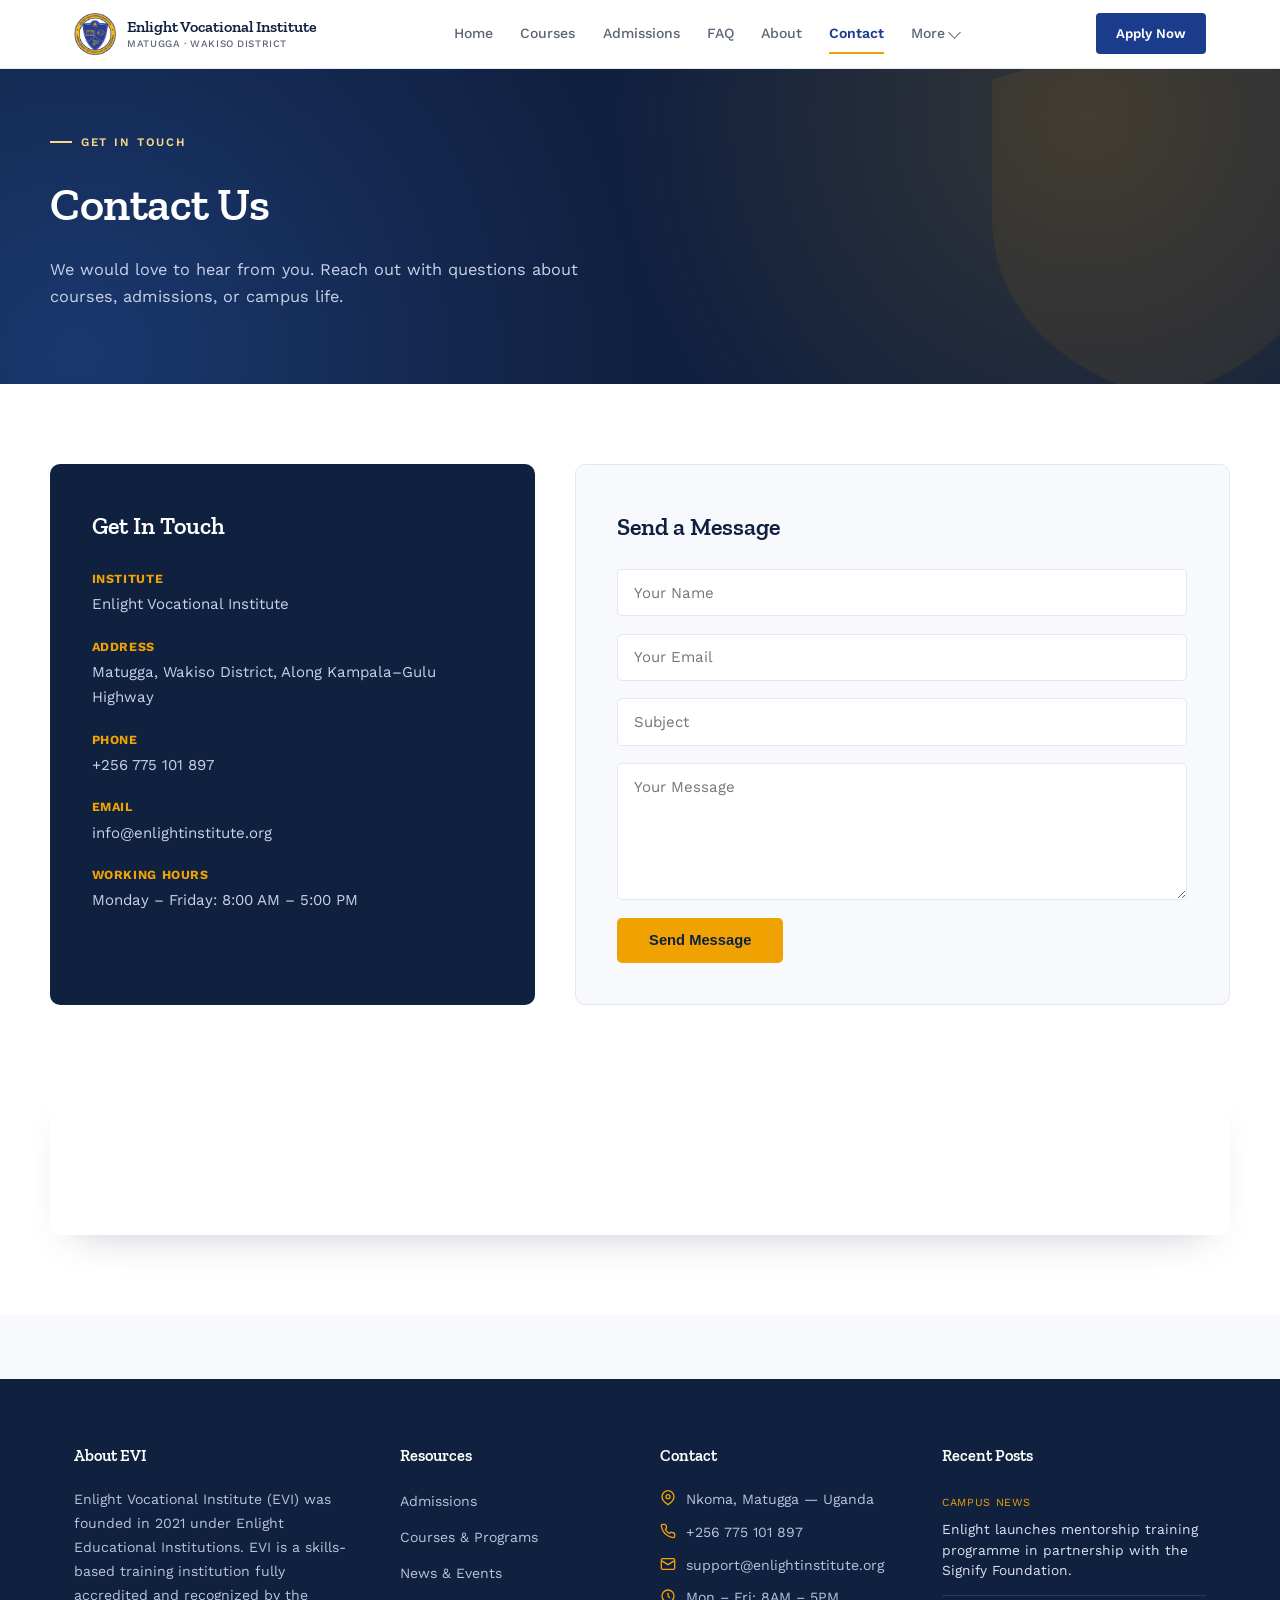
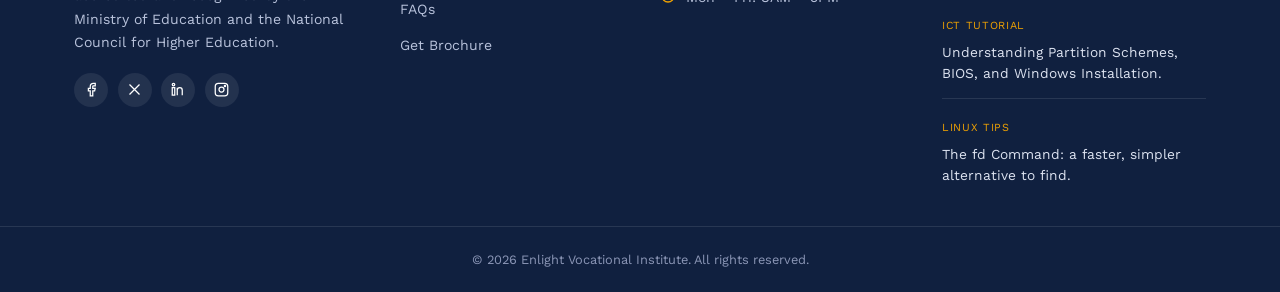
<file: contact.html>
<!DOCTYPE html>
<html lang="en">
<head>
<meta charset="UTF-8" />
<meta name="viewport" content="width=device-width, initial-scale=1.0" />
<title>Contact Us | Enlight Vocational Institute</title>
<link rel="preconnect" href="https://fonts.googleapis.com">
<link rel="preconnect" href="https://fonts.gstatic.com" crossorigin>
<link href="https://fonts.googleapis.com/css2?family=Zilla+Slab:wght@400;500;600;700&family=Work+Sans:wght@400;500;600;700&display=swap" rel="stylesheet">
<link rel="stylesheet" href="css/style.css">
<link rel="stylesheet" href="css/navbar.css">
<link rel="stylesheet" href="css/footer.css">
<link rel="stylesheet" href="css/responsive.css">
</head>
<body>

<nav class="site-nav">
  <div class="site-nav-inner">
    <a href="index.html" class="brand">
      <img src="[data-uri]" alt="Enlight Vocational Institute logo" />
      <div class="brand-name">Enlight Vocational Institute<small>Matugga &middot; Wakiso District</small></div>
    </a>
    <div class="nav-links">
      <a href="index.html" class=" ">Home</a>
        <a href="courses.html" class=" ">Courses</a>
        <a href="admissions.html" class=" ">Admissions</a>
        <a href="faq.html" class=" ">FAQ</a>
        <a href="about.html" class=" ">About</a>
        <a href="contact.html" class="active ">Contact</a>
      <div class="nav-more" id="navMore">
        <button type="button" onclick="document.getElementById('navMore').classList.toggle('open')" class="">More <span class="chev"></span></button>
        <div class="nav-dropdown">
          <a href="internship.html" class=" ">Internships</a>
          <a href="portfolio.html" class=" ">Portfolio</a>
          <a href="blog.html" class=" ">Blog</a>
          <a href="student-life.html" class=" ">Students Life</a>
          <a href="gallery.html" class=" ">Gallery</a>
        </div>
      </div>
    </div>
    <a href="contact.html" class="nav-cta">Apply Now</a>
    <button class="ham" id="hamBtn" aria-label="Toggle menu">
      <span></span><span></span><span></span>
    </button>
  </div>
  <div class="mobile-menu" id="mobileMenu">
      <a href="index.html" class=" ">Home</a>
      <a href="courses.html" class=" ">Courses</a>
      <a href="admissions.html" class=" ">Admissions</a>
      <a href="faq.html" class=" ">FAQ</a>
      <a href="about.html" class=" ">About</a>
      <a href="contact.html" class="active ">Contact</a>
      <a href="internship.html" class=" ">Internships</a>
      <a href="portfolio.html" class=" ">Portfolio</a>
      <a href="blog.html" class=" ">Blog</a>
      <a href="student-life.html" class=" ">Students Life</a>
      <a href="gallery.html" class=" ">Gallery</a>
  </div>
</nav>
<script>
  document.getElementById('hamBtn').addEventListener('click', function(){
    document.getElementById('mobileMenu').classList.toggle('open');
  });
  document.addEventListener('click', function(e){
    var m = document.getElementById('navMore');
    if(m && !m.contains(e.target)) m.classList.remove('open');
  });
</script>

<header class="page-hero">
  <svg class="page-hero-shield" viewBox="0 0 200 220" fill="none" xmlns="http://www.w3.org/2000/svg">
    <path d="M100 0 L200 30 V110 C200 170 155 205 100 220 C45 205 0 170 0 110 V30 Z" fill="#F0A202"/>
  </svg>
  <div class="page-hero-inner">
    <div class="eyebrow on-dark">Get In Touch</div>
    <h1>Contact Us</h1>
    <p class="lede">We would love to hear from you. Reach out with questions about courses, admissions, or campus life.</p>
  </div>
</header>

<section class="contact-section">
  <div class="contact-container">
    <div class="contact-info">
      <h2>Get In Touch</h2>
      <p><strong>Institute</strong>Enlight Vocational Institute</p>
      <p><strong>Address</strong>Matugga, Wakiso District, Along Kampala&ndash;Gulu Highway</p>
      <p><strong>Phone</strong><a href="tel:+256775101897" style="color:#C9D2E8;">+256 775 101 897</a></p>
      <p><strong>Email</strong><a href="mailto:info@enlightinstitute.org" style="color:#C9D2E8;">info@enlightinstitute.org</a></p>
      <p><strong>Working Hours</strong>Monday &ndash; Friday: 8:00 AM &ndash; 5:00 PM</p>
    </div>

    <div class="contact-form">
      <h2>Send a Message</h2>
      <form>
        <input type="text" placeholder="Your Name" required />
        <input type="email" placeholder="Your Email" required />
        <input type="text" placeholder="Subject" required />
        <textarea placeholder="Your Message" rows="6" required></textarea>
        <button type="submit">Send Message</button>
      </form>
    </div>
  </div>
</section>

<section class="map-section">
  <div class="map-container">
    <iframe src="https://www.google.com/maps/d/embed?mid=1p3qHhEd7CPxIN-Lrf8L4v7ziEhiBQDI&ehbc=2E312F&noprof=1" width="100%" height="350" style="border:0;" allowfullscreen loading="lazy"></iframe>
  </div>
</section>

<footer class="site-footer">
  <div class="footer-grid">
    <div class="footer-col">
      <h3>About EVI</h3>
      <p>Enlight Vocational Institute (EVI) was founded in 2021 under Enlight Educational Institutions. EVI is a skills-based training institution fully accredited and recognized by the Ministry of Education and the National Council for Higher Education.</p>
      <div class="footer-social">
        <a href="https://facebook.com" aria-label="Facebook"><svg viewBox="0 0 24 24" fill="none" stroke-width="2"><path d="M18 2h-3a5 5 0 0 0-5 5v3H7v4h3v8h4v-8h3l1-4h-4V7a1 1 0 0 1 1-1h3Z"/></svg></a>
        <a href="#" aria-label="X"><svg viewBox="0 0 24 24" fill="none" stroke-width="2"><path d="M4 4l16 16M20 4 4 20"/></svg></a>
        <a href="#" aria-label="LinkedIn"><svg viewBox="0 0 24 24" fill="none" stroke-width="2"><rect x="2" y="9" width="4" height="12"/><circle cx="4" cy="4" r="2"/><path d="M10 9v12M10 13a4 4 0 0 1 8 0v8"/></svg></a>
        <a href="#" aria-label="Instagram"><svg viewBox="0 0 24 24" fill="none" stroke-width="2"><rect x="2" y="2" width="20" height="20" rx="5"/><circle cx="12" cy="12" r="4"/><circle cx="17.5" cy="6.5" r="1"/></svg></a>
      </div>
    </div>

    <div class="footer-col">
      <h3>Resources</h3>
      <ul>
        <li><a href="admissions.html">Admissions</a></li>
        <li><a href="courses.html">Courses &amp; Programs</a></li>
        <li><a href="student-life.html">News &amp; Events</a></li>
        <li><a href="faq.html">FAQs</a></li>
        <li><a href="docs/evi-brochure.pdf">Get Brochure</a></li>
      </ul>
    </div>

    <div class="footer-col">
      <h3>Contact</h3>
      <ul class="footer-contact">
        <li><svg viewBox="0 0 24 24" fill="none" stroke-width="2"><path d="M21 10c0 6-9 12-9 12S3 16 3 10a9 9 0 0 1 18 0Z"/><circle cx="12" cy="10" r="3"/></svg> Nkoma, Matugga &mdash; Uganda</li>
        <li><svg viewBox="0 0 24 24" fill="none" stroke-width="2"><path d="M22 16.9v3a2 2 0 0 1-2.2 2 19.8 19.8 0 0 1-8.6-3.1 19.5 19.5 0 0 1-6-6A19.8 19.8 0 0 1 2.1 4.2 2 2 0 0 1 4.1 2h3a2 2 0 0 1 2 1.7c.1.9.3 1.8.6 2.7a2 2 0 0 1-.5 2.1L8 9.7a16 16 0 0 0 6 6l1.2-1.2a2 2 0 0 1 2.1-.5c.9.3 1.8.5 2.7.6a2 2 0 0 1 1.7 2Z"/></svg> +256 775 101 897</li>
        <li><svg viewBox="0 0 24 24" fill="none" stroke-width="2"><rect x="2" y="4" width="20" height="16" rx="2"/><path d="m2 7 10 6 10-6"/></svg> <a href="contact.html">support@enlightinstitute.org</a></li>
        <li><svg viewBox="0 0 24 24" fill="none" stroke-width="2"><circle cx="12" cy="12" r="9"/><path d="M12 7v5l3 3"/></svg> Mon &ndash; Fri: 8AM &ndash; 5PM</li>
      </ul>
    </div>

    <div class="footer-col">
      <h3>Recent Posts</h3>

      <a href="blog.html" class="footer-post">
        <span>Campus News</span>
        <p>Enlight launches mentorship training programme in partnership with the Signify Foundation.</p>
      </a>
      <a href="blog_partion_schemes.html" class="footer-post">
        <span>ICT Tutorial</span>
        <p>Understanding Partition Schemes, BIOS, and Windows Installation.</p>
      </a>
      <a href="blog_fd_command.html" class="footer-post">
        <span>Linux Tips</span>
        <p>The fd Command: a faster, simpler alternative to find.</p>
      </a>

    </div>
  </div>
  <div class="footer-bottom">
    <p>&copy; 2026 Enlight Vocational Institute. All rights reserved.</p>
  </div>
</footer>

</body>
</html>
</file>
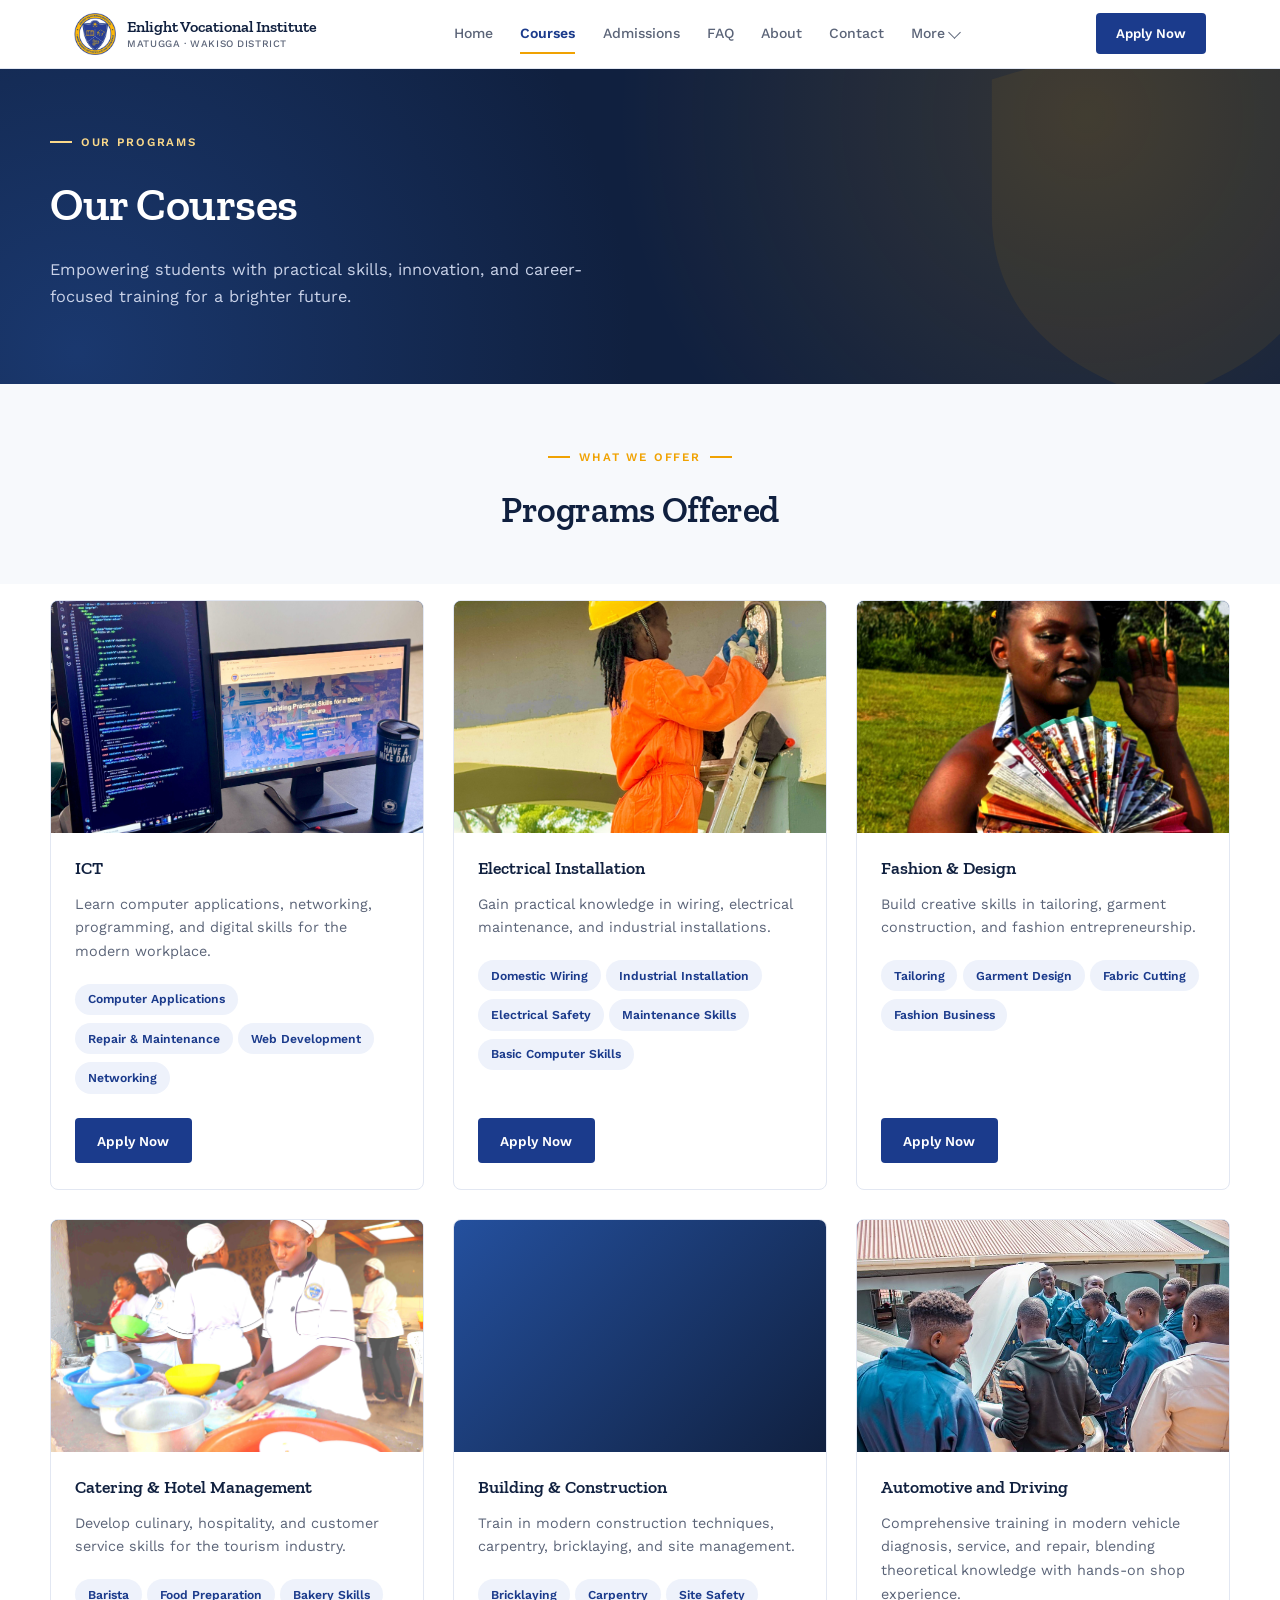
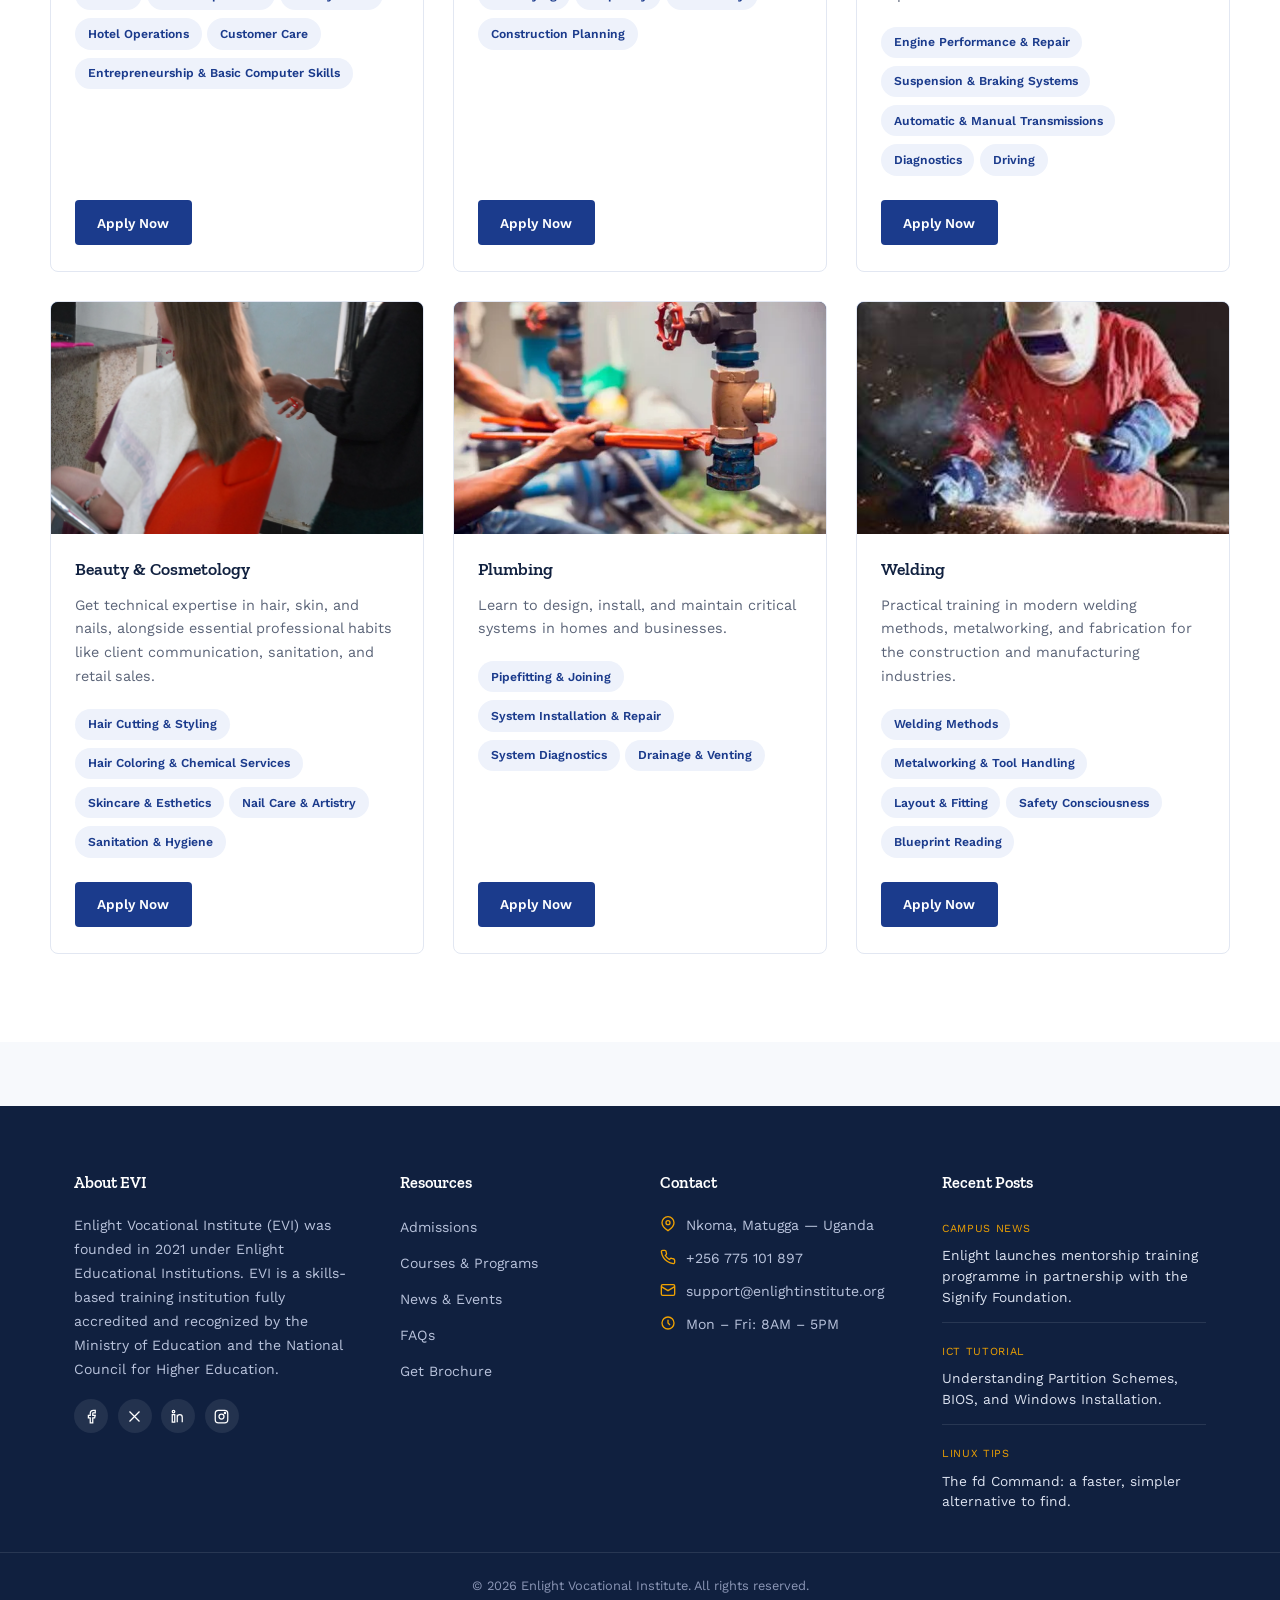
<file: courses.html>
<!DOCTYPE html>
<html lang="en">
<head>
<meta charset="UTF-8" />
<meta name="viewport" content="width=device-width, initial-scale=1.0" />
<title>Our Courses | Enlight Vocational Institute</title>
<link rel="preconnect" href="https://fonts.googleapis.com">
<link rel="preconnect" href="https://fonts.gstatic.com" crossorigin>
<link href="https://fonts.googleapis.com/css2?family=Zilla+Slab:wght@400;500;600;700&family=Work+Sans:wght@400;500;600;700&display=swap" rel="stylesheet">
<link rel="stylesheet" href="css/style.css">
<link rel="stylesheet" href="css/navbar.css">
<link rel="stylesheet" href="css/footer.css">
<link rel="stylesheet" href="css/responsive.css">
</head>
<body>

<nav class="site-nav">
  <div class="site-nav-inner">
    <a href="index.html" class="brand">
      <img src="[data-uri]" alt="Enlight Vocational Institute logo" />
      <div class="brand-name">Enlight Vocational Institute<small>Matugga &middot; Wakiso District</small></div>
    </a>
    <div class="nav-links">
      <a href="index.html" class=" ">Home</a>
        <a href="courses.html" class="active ">Courses</a>
        <a href="admissions.html" class=" ">Admissions</a>
        <a href="faq.html" class=" ">FAQ</a>
        <a href="about.html" class=" ">About</a>
        <a href="contact.html" class=" ">Contact</a>
      <div class="nav-more" id="navMore">
        <button type="button" onclick="document.getElementById('navMore').classList.toggle('open')" class="">More <span class="chev"></span></button>
        <div class="nav-dropdown">
          <a href="internship.html" class=" ">Internships</a>
          <a href="portfolio.html" class=" ">Portfolio</a>
          <a href="blog.html" class=" ">Blog</a>
          <a href="student-life.html" class=" ">Students Life</a>
          <a href="gallery.html" class=" ">Gallery</a>
        </div>
      </div>
    </div>
    <a href="contact.html" class="nav-cta">Apply Now</a>
    <button class="ham" id="hamBtn" aria-label="Toggle menu">
      <span></span><span></span><span></span>
    </button>
  </div>
  <div class="mobile-menu" id="mobileMenu">
      <a href="index.html" class=" ">Home</a>
      <a href="courses.html" class="active ">Courses</a>
      <a href="admissions.html" class=" ">Admissions</a>
      <a href="faq.html" class=" ">FAQ</a>
      <a href="about.html" class=" ">About</a>
      <a href="contact.html" class=" ">Contact</a>
      <a href="internship.html" class=" ">Internships</a>
      <a href="portfolio.html" class=" ">Portfolio</a>
      <a href="blog.html" class=" ">Blog</a>
      <a href="student-life.html" class=" ">Students Life</a>
      <a href="gallery.html" class=" ">Gallery</a>
  </div>
</nav>
<script>
  document.getElementById('hamBtn').addEventListener('click', function(){
    document.getElementById('mobileMenu').classList.toggle('open');
  });
  document.addEventListener('click', function(e){
    var m = document.getElementById('navMore');
    if(m && !m.contains(e.target)) m.classList.remove('open');
  });
</script>

<header class="page-hero">
  <svg class="page-hero-shield" viewBox="0 0 200 220" fill="none" xmlns="http://www.w3.org/2000/svg">
    <path d="M100 0 L200 30 V110 C200 170 155 205 100 220 C45 205 0 170 0 110 V30 Z" fill="#F0A202"/>
  </svg>
  <div class="page-hero-inner">
    <div class="eyebrow on-dark">Our Programs</div>
    <h1>Our Courses</h1>
    <p class="lede">Empowering students with practical skills, innovation, and career-focused training for a brighter future.</p>
  </div>
</header>

<div class="wrap" style="padding-top:3.5rem;">
  <div class="section-heading">
    <span class="eyebrow-txt">What We Offer</span>
    <h2>Programs Offered</h2>
  </div>
</div>

<section class="courses-section">
  <div class="courses-wrapper">
      <div class="course-card">
        <div class="courses_slider">
          <img src="img/ict-webdev.JPG" alt="ICT" class="active" onerror="this.remove()" />
          <img src="img/ict-repair.JPG" alt="ICT" class="" onerror="this.remove()" />
          <img src="img/ict3.webp" alt="ICT" class="" onerror="this.remove()" />
        </div>
        <h3>ICT</h3>
        <p>Learn computer applications, networking, programming, and digital skills for the modern workplace.</p>
        <ul><li class="tag-pill">Computer Applications</li><li class="tag-pill">Repair &amp; Maintenance</li><li class="tag-pill">Web Development</li><li class="tag-pill">Networking</li></ul>
        <a href="admissions.html" class="btn">Apply Now</a>
      </div>

      <div class="course-card">
        <div class="courses_slider">
          <img src="img/electrical-2.jpeg" alt="Electrical Installation" class="active" onerror="this.remove()" />
          <img src="img/electrical-drilling.JPG" alt="Electrical Installation" class="" onerror="this.remove()" />
          <img src="img/electrical.webp" alt="Electrical Installation" class="" onerror="this.remove()" />
        </div>
        <h3>Electrical Installation</h3>
        <p>Gain practical knowledge in wiring, electrical maintenance, and industrial installations.</p>
        <ul><li class="tag-pill">Domestic Wiring</li><li class="tag-pill">Industrial Installation</li><li class="tag-pill">Electrical Safety</li><li class="tag-pill">Maintenance Skills</li><li class="tag-pill">Basic Computer Skills</li></ul>
        <a href="admissions.html" class="btn">Apply Now</a>
      </div>

      <div class="course-card">
        <div class="courses_slider">
          <img src="img/fashion-cover.JPG" alt="Fashion &amp; Design" class="active" onerror="this.remove()" />
          <img src="img/fashion.webp" alt="Fashion &amp; Design" class="" onerror="this.remove()" />
          <img src="img/student-life-fashion.webp" alt="Fashion &amp; Design" class="" onerror="this.remove()" />
        </div>
        <h3>Fashion &amp; Design</h3>
        <p>Build creative skills in tailoring, garment construction, and fashion entrepreneurship.</p>
        <ul><li class="tag-pill">Tailoring</li><li class="tag-pill">Garment Design</li><li class="tag-pill">Fabric Cutting</li><li class="tag-pill">Fashion Business</li></ul>
        <a href="admissions.html" class="btn">Apply Now</a>
      </div>

      <div class="course-card">
        <div class="courses_slider">
          <img src="img/catering-cooking.JPG" alt="Catering &amp; Hotel Management" class="active" onerror="this.remove()" />
          <img src="img/catering-cover.JPG" alt="Catering &amp; Hotel Management" class="" onerror="this.remove()" />
          <img src="img/baking-chocolate.jpg" alt="Catering &amp; Hotel Management" class="" onerror="this.remove()" />
        </div>
        <h3>Catering &amp; Hotel Management</h3>
        <p>Develop culinary, hospitality, and customer service skills for the tourism industry.</p>
        <ul><li class="tag-pill">Barista</li><li class="tag-pill">Food Preparation</li><li class="tag-pill">Bakery Skills</li><li class="tag-pill">Hotel Operations</li><li class="tag-pill">Customer Care</li><li class="tag-pill">Entrepreneurship &amp; Basic Computer Skills</li></ul>
        <a href="admissions.html" class="btn">Apply Now</a>
      </div>

      <div class="course-card">
        <div class="courses_slider">
          <img src="https://images.unsplash.com/photo-1504307651254-35680f356dfd" alt="Building &amp; Construction" class="active" onerror="this.remove()" />
        </div>
        <h3>Building &amp; Construction</h3>
        <p>Train in modern construction techniques, carpentry, bricklaying, and site management.</p>
        <ul><li class="tag-pill">Bricklaying</li><li class="tag-pill">Carpentry</li><li class="tag-pill">Site Safety</li><li class="tag-pill">Construction Planning</li></ul>
        <a href="admissions.html" class="btn">Apply Now</a>
      </div>

      <div class="course-card">
        <div class="courses_slider">
          <img src="img/automotive.jpg" alt="Automotive and Driving" class="active" onerror="this.remove()" />
        </div>
        <h3>Automotive and Driving</h3>
        <p>Comprehensive training in modern vehicle diagnosis, service, and repair, blending theoretical knowledge with hands-on shop experience.</p>
        <ul><li class="tag-pill">Engine Performance &amp; Repair</li><li class="tag-pill">Suspension &amp; Braking Systems</li><li class="tag-pill">Automatic &amp; Manual Transmissions</li><li class="tag-pill">Diagnostics</li><li class="tag-pill">Driving</li></ul>
        <a href="admissions.html" class="btn">Apply Now</a>
      </div>

      <div class="course-card">
        <div class="courses_slider">
          <img src="img/hairdressing.webp" alt="Beauty &amp; Cosmetology" class="active" onerror="this.remove()" />
        </div>
        <h3>Beauty &amp; Cosmetology</h3>
        <p>Get technical expertise in hair, skin, and nails, alongside essential professional habits like client communication, sanitation, and retail sales.</p>
        <ul><li class="tag-pill">Hair Cutting &amp; Styling</li><li class="tag-pill">Hair Coloring &amp; Chemical Services</li><li class="tag-pill">Skincare &amp; Esthetics</li><li class="tag-pill">Nail Care &amp; Artistry</li><li class="tag-pill">Sanitation &amp; Hygiene</li></ul>
        <a href="admissions.html" class="btn">Apply Now</a>
      </div>

      <div class="course-card">
        <div class="courses_slider">
          <img src="img/plumbing.webp" alt="Plumbing" class="active" onerror="this.remove()" />
        </div>
        <h3>Plumbing</h3>
        <p>Learn to design, install, and maintain critical systems in homes and businesses.</p>
        <ul><li class="tag-pill">Pipefitting &amp; Joining</li><li class="tag-pill">System Installation &amp; Repair</li><li class="tag-pill">System Diagnostics</li><li class="tag-pill">Drainage &amp; Venting</li></ul>
        <a href="admissions.html" class="btn">Apply Now</a>
      </div>

      <div class="course-card">
        <div class="courses_slider">
          <img src="img/welding.jpg" alt="Welding" class="active" onerror="this.remove()" />
        </div>
        <h3>Welding</h3>
        <p>Practical training in modern welding methods, metalworking, and fabrication for the construction and manufacturing industries.</p>
        <ul><li class="tag-pill">Welding Methods</li><li class="tag-pill">Metalworking &amp; Tool Handling</li><li class="tag-pill">Layout &amp; Fitting</li><li class="tag-pill">Safety Consciousness</li><li class="tag-pill">Blueprint Reading</li></ul>
        <a href="admissions.html" class="btn">Apply Now</a>
      </div>
  </div>
</section>

<footer class="site-footer">
  <div class="footer-grid">
    <div class="footer-col">
      <h3>About EVI</h3>
      <p>Enlight Vocational Institute (EVI) was founded in 2021 under Enlight Educational Institutions. EVI is a skills-based training institution fully accredited and recognized by the Ministry of Education and the National Council for Higher Education.</p>
      <div class="footer-social">
        <a href="https://facebook.com" aria-label="Facebook"><svg viewBox="0 0 24 24" fill="none" stroke-width="2"><path d="M18 2h-3a5 5 0 0 0-5 5v3H7v4h3v8h4v-8h3l1-4h-4V7a1 1 0 0 1 1-1h3Z"/></svg></a>
        <a href="#" aria-label="X"><svg viewBox="0 0 24 24" fill="none" stroke-width="2"><path d="M4 4l16 16M20 4 4 20"/></svg></a>
        <a href="#" aria-label="LinkedIn"><svg viewBox="0 0 24 24" fill="none" stroke-width="2"><rect x="2" y="9" width="4" height="12"/><circle cx="4" cy="4" r="2"/><path d="M10 9v12M10 13a4 4 0 0 1 8 0v8"/></svg></a>
        <a href="#" aria-label="Instagram"><svg viewBox="0 0 24 24" fill="none" stroke-width="2"><rect x="2" y="2" width="20" height="20" rx="5"/><circle cx="12" cy="12" r="4"/><circle cx="17.5" cy="6.5" r="1"/></svg></a>
      </div>
    </div>

    <div class="footer-col">
      <h3>Resources</h3>
      <ul>
        <li><a href="admissions.html">Admissions</a></li>
        <li><a href="courses.html">Courses &amp; Programs</a></li>
        <li><a href="student-life.html">News &amp; Events</a></li>
        <li><a href="faq.html">FAQs</a></li>
        <li><a href="docs/evi-brochure.pdf">Get Brochure</a></li>
      </ul>
    </div>

    <div class="footer-col">
      <h3>Contact</h3>
      <ul class="footer-contact">
        <li><svg viewBox="0 0 24 24" fill="none" stroke-width="2"><path d="M21 10c0 6-9 12-9 12S3 16 3 10a9 9 0 0 1 18 0Z"/><circle cx="12" cy="10" r="3"/></svg> Nkoma, Matugga &mdash; Uganda</li>
        <li><svg viewBox="0 0 24 24" fill="none" stroke-width="2"><path d="M22 16.9v3a2 2 0 0 1-2.2 2 19.8 19.8 0 0 1-8.6-3.1 19.5 19.5 0 0 1-6-6A19.8 19.8 0 0 1 2.1 4.2 2 2 0 0 1 4.1 2h3a2 2 0 0 1 2 1.7c.1.9.3 1.8.6 2.7a2 2 0 0 1-.5 2.1L8 9.7a16 16 0 0 0 6 6l1.2-1.2a2 2 0 0 1 2.1-.5c.9.3 1.8.5 2.7.6a2 2 0 0 1 1.7 2Z"/></svg> +256 775 101 897</li>
        <li><svg viewBox="0 0 24 24" fill="none" stroke-width="2"><rect x="2" y="4" width="20" height="16" rx="2"/><path d="m2 7 10 6 10-6"/></svg> <a href="contact.html">support@enlightinstitute.org</a></li>
        <li><svg viewBox="0 0 24 24" fill="none" stroke-width="2"><circle cx="12" cy="12" r="9"/><path d="M12 7v5l3 3"/></svg> Mon &ndash; Fri: 8AM &ndash; 5PM</li>
      </ul>
    </div>

    <div class="footer-col">
      <h3>Recent Posts</h3>

      <a href="blog.html" class="footer-post">
        <span>Campus News</span>
        <p>Enlight launches mentorship training programme in partnership with the Signify Foundation.</p>
      </a>
      <a href="blog_partion_schemes.html" class="footer-post">
        <span>ICT Tutorial</span>
        <p>Understanding Partition Schemes, BIOS, and Windows Installation.</p>
      </a>
      <a href="blog_fd_command.html" class="footer-post">
        <span>Linux Tips</span>
        <p>The fd Command: a faster, simpler alternative to find.</p>
      </a>

    </div>
  </div>
  <div class="footer-bottom">
    <p>&copy; 2026 Enlight Vocational Institute. All rights reserved.</p>
  </div>
</footer>

<script>
  document.querySelectorAll('.courses_slider').forEach((slider, index) => {
    const slides = slider.querySelectorAll('img');
    if (slides.length <= 1) return;
    let current = 0;
    setTimeout(() => {
      setInterval(() => {
        slides[current].classList.remove('active');
        current = (current + 1) % slides.length;
        slides[current].classList.add('active');
      }, 4000);
    }, index * 300);
  });
</script>

</body>
</html>
</file>
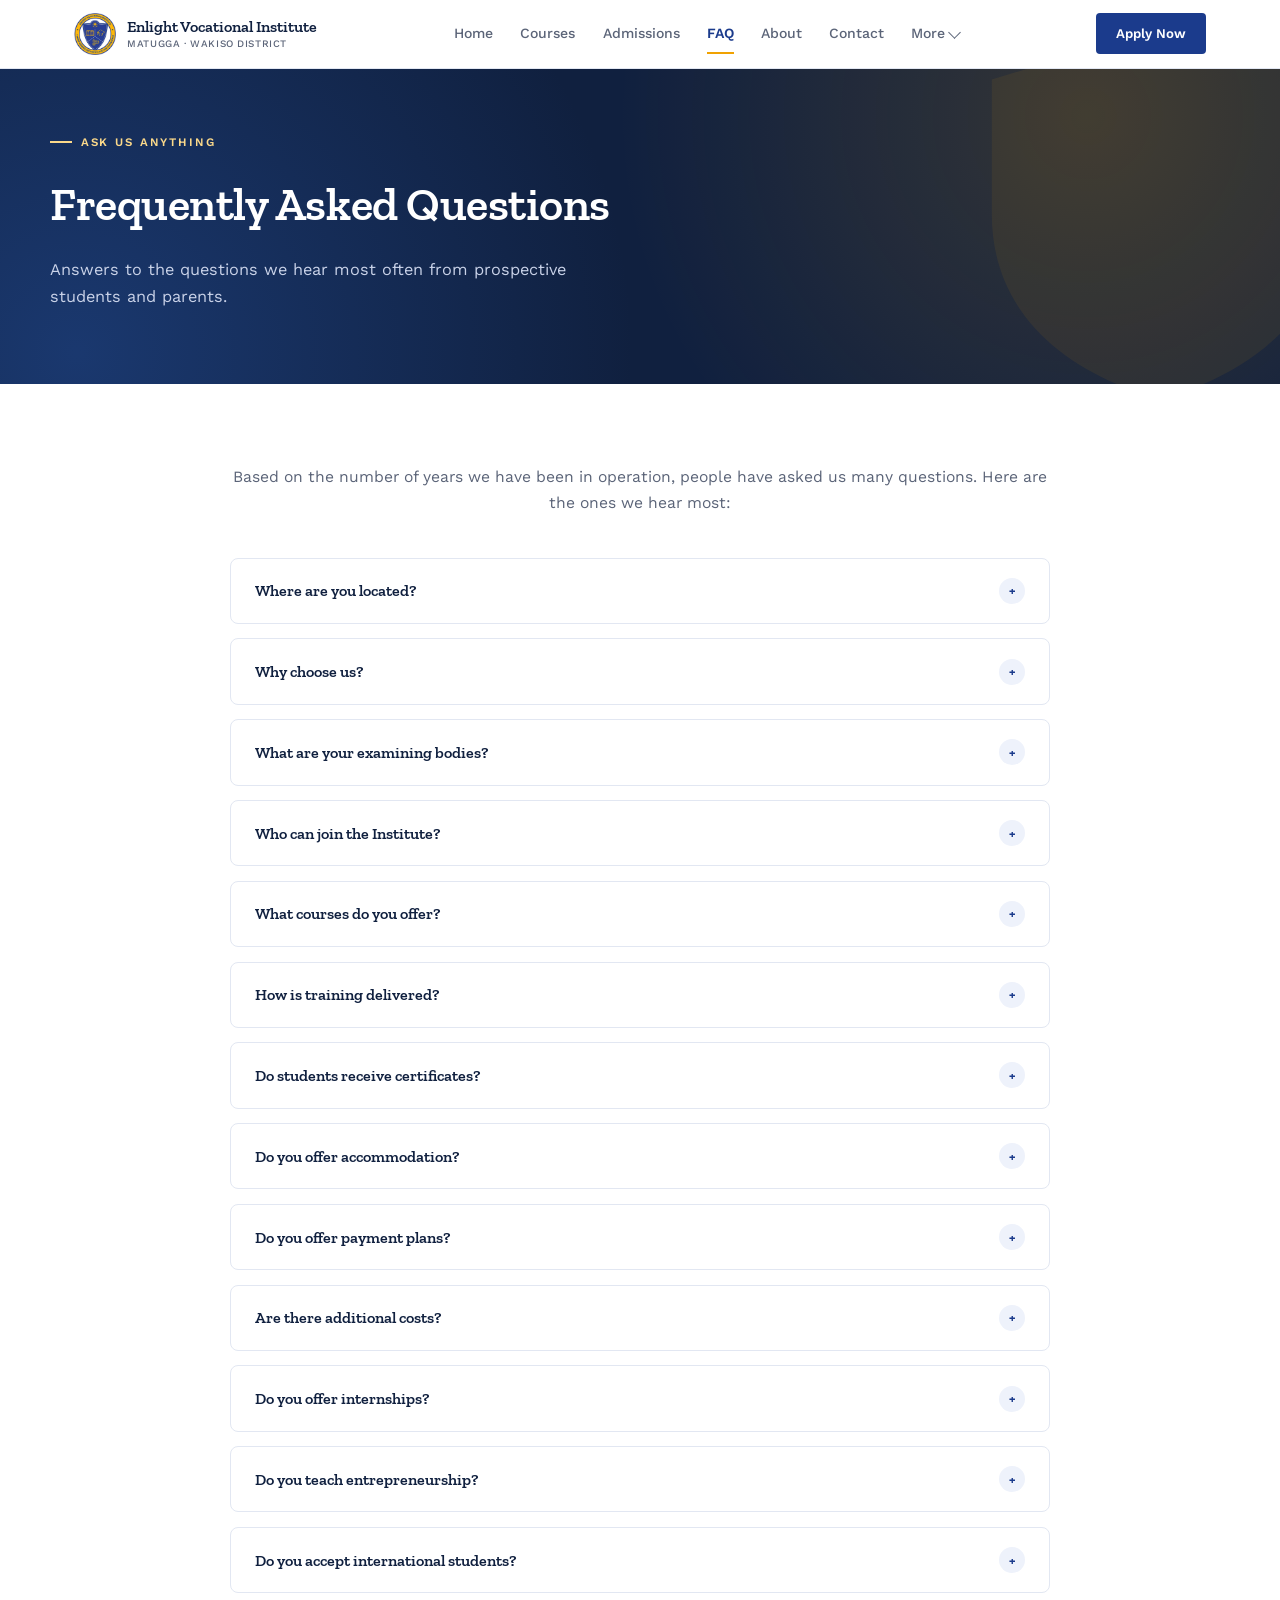
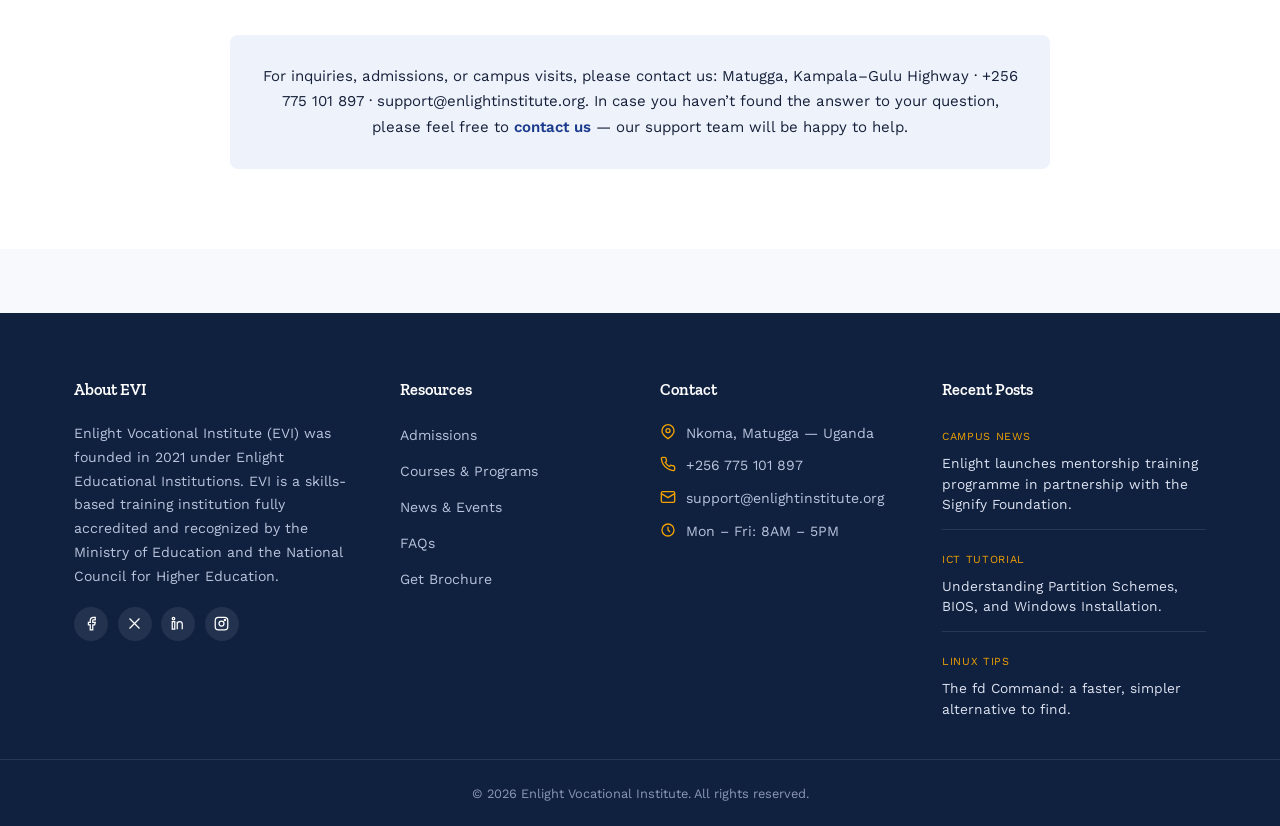
<file: faq.html>
<!DOCTYPE html>
<html lang="en">
<head>
<meta charset="UTF-8" />
<meta name="viewport" content="width=device-width, initial-scale=1.0" />
<title>FAQ | Enlight Vocational Institute</title>
<link rel="preconnect" href="https://fonts.googleapis.com">
<link rel="preconnect" href="https://fonts.gstatic.com" crossorigin>
<link href="https://fonts.googleapis.com/css2?family=Zilla+Slab:wght@400;500;600;700&family=Work+Sans:wght@400;500;600;700&display=swap" rel="stylesheet">
<link rel="stylesheet" href="css/style.css">
<link rel="stylesheet" href="css/navbar.css">
<link rel="stylesheet" href="css/footer.css">
<link rel="stylesheet" href="css/responsive.css">
</head>
<body>

<nav class="site-nav">
  <div class="site-nav-inner">
    <a href="index.html" class="brand">
      <img src="[data-uri]" alt="Enlight Vocational Institute logo" />
      <div class="brand-name">Enlight Vocational Institute<small>Matugga &middot; Wakiso District</small></div>
    </a>
    <div class="nav-links">
      <a href="index.html" class=" ">Home</a>
        <a href="courses.html" class=" ">Courses</a>
        <a href="admissions.html" class=" ">Admissions</a>
        <a href="faq.html" class="active ">FAQ</a>
        <a href="about.html" class=" ">About</a>
        <a href="contact.html" class=" ">Contact</a>
      <div class="nav-more" id="navMore">
        <button type="button" onclick="document.getElementById('navMore').classList.toggle('open')" class="">More <span class="chev"></span></button>
        <div class="nav-dropdown">
          <a href="internship.html" class=" ">Internships</a>
          <a href="portfolio.html" class=" ">Portfolio</a>
          <a href="blog.html" class=" ">Blog</a>
          <a href="student-life.html" class=" ">Students Life</a>
          <a href="gallery.html" class=" ">Gallery</a>
        </div>
      </div>
    </div>
    <a href="contact.html" class="nav-cta">Apply Now</a>
    <button class="ham" id="hamBtn" aria-label="Toggle menu">
      <span></span><span></span><span></span>
    </button>
  </div>
  <div class="mobile-menu" id="mobileMenu">
      <a href="index.html" class=" ">Home</a>
      <a href="courses.html" class=" ">Courses</a>
      <a href="admissions.html" class=" ">Admissions</a>
      <a href="faq.html" class="active ">FAQ</a>
      <a href="about.html" class=" ">About</a>
      <a href="contact.html" class=" ">Contact</a>
      <a href="internship.html" class=" ">Internships</a>
      <a href="portfolio.html" class=" ">Portfolio</a>
      <a href="blog.html" class=" ">Blog</a>
      <a href="student-life.html" class=" ">Students Life</a>
      <a href="gallery.html" class=" ">Gallery</a>
  </div>
</nav>
<script>
  document.getElementById('hamBtn').addEventListener('click', function(){
    document.getElementById('mobileMenu').classList.toggle('open');
  });
  document.addEventListener('click', function(e){
    var m = document.getElementById('navMore');
    if(m && !m.contains(e.target)) m.classList.remove('open');
  });
</script>

<header class="page-hero">
  <svg class="page-hero-shield" viewBox="0 0 200 220" fill="none" xmlns="http://www.w3.org/2000/svg">
    <path d="M100 0 L200 30 V110 C200 170 155 205 100 220 C45 205 0 170 0 110 V30 Z" fill="#F0A202"/>
  </svg>
  <div class="page-hero-inner">
    <div class="eyebrow on-dark">Ask Us Anything</div>
    <h1>Frequently Asked Questions</h1>
    <p class="lede">Answers to the questions we hear most often from prospective students and parents.</p>
  </div>
</header>

<section class="faq-section">
  <div class="faq-container">
    <p class="intro">Based on the number of years we have been in operation, people have asked us many questions. Here are the ones we hear most:</p>

    <div class="accordion">
      <div class="faq-item">
        <button class="faq-question">Where are you located? <span class="faq-icon">+</span></button>
        <div class="faq-answer"><p>We are located in Matugga, off Kampala&ndash;Gulu Highway.</p></div>
      </div>
      <div class="faq-item">
        <button class="faq-question">Why choose us? <span class="faq-icon">+</span></button>
        <div class="faq-answer"><ul>
        <li>Practical, hands-on training</li>
        <li>Qualified and experienced instructors</li>
        <li>Affordable and flexible learning programs</li>
        <li>Recognized certification</li>
        <li>Skills for self-employment and job readiness</li>
      </ul></div>
      </div>
      <div class="faq-item">
        <button class="faq-question">What are your examining bodies? <span class="faq-icon">+</span></button>
        <div class="faq-answer"><p>We offer a National Certificate under the Uganda Vocational and Technical Assessment Board.</p></div>
      </div>
      <div class="faq-item">
        <button class="faq-question">Who can join the Institute? <span class="faq-icon">+</span></button>
        <div class="faq-answer"><p>We admit students from Primary Seven (P7) onwards. All applicants must pass an entrance assessment conducted by our instructors at a fee of UGX 50,000.</p></div>
      </div>
      <div class="faq-item">
        <button class="faq-question">What courses do you offer? <span class="faq-icon">+</span></button>
        <div class="faq-answer"><ul>
        <li>Fashion &amp; Design</li>
        <li>Beauty &amp; Cosmetology</li>
        <li>Information and Communications Technology (ICT)</li>
        <li>Plumbing</li>
        <li>Building &amp; Construction</li>
        <li>Automotive Mechanics</li>
        <li>Hotel &amp; Institutional Management</li>
      </ul></div>
      </div>
      <div class="faq-item">
        <button class="faq-question">How is training delivered? <span class="faq-icon">+</span></button>
        <div class="faq-answer"><p>Our training is highly practical, focusing on hands-on skills development to prepare students for real industry work environments and entrepreneurship.</p></div>
      </div>
      <div class="faq-item">
        <button class="faq-question">Do students receive certificates? <span class="faq-icon">+</span></button>
        <div class="faq-answer"><p>Yes. Students receive nationally recognized certificates upon successful completion and assessment.</p></div>
      </div>
      <div class="faq-item">
        <button class="faq-question">Do you offer accommodation? <span class="faq-icon">+</span></button>
        <div class="faq-answer"><p>Yes. We provide on-campus accommodation for students. We offer self-contained dormitories with WiFi access across campus, fans, and proper ventilation to ensure comfort and a conducive learning environment.</p></div>
      </div>
      <div class="faq-item">
        <button class="faq-question">Do you offer payment plans? <span class="faq-icon">+</span></button>
        <div class="faq-answer"><p>Yes. We offer flexible installment payment options to support students.</p></div>
      </div>
      <div class="faq-item">
        <button class="faq-question">Are there additional costs? <span class="faq-icon">+</span></button>
        <div class="faq-answer"><p>Yes. We offer flexible installment payment options to support students with any additional course-related costs.</p></div>
      </div>
      <div class="faq-item">
        <button class="faq-question">Do you offer internships? <span class="faq-icon">+</span></button>
        <div class="faq-answer"><p>Yes. We support students with internship placements in industries such as hotels, workshops, and companies.</p></div>
      </div>
      <div class="faq-item">
        <button class="faq-question">Do you teach entrepreneurship? <span class="faq-icon">+</span></button>
        <div class="faq-answer"><p>Yes. We include entrepreneurship and business skills training to help students start and manage their own businesses.</p></div>
      </div>
      <div class="faq-item">
        <button class="faq-question">Do you accept international students? <span class="faq-icon">+</span></button>
        <div class="faq-answer"><p>Yes. International students are welcome provided they meet the admission requirements.</p></div>
      </div>
    </div>

    <div class="outro">
      For inquiries, admissions, or campus visits, please contact us: Matugga, Kampala&ndash;Gulu Highway &middot;
      +256 775 101 897 &middot; support@enlightinstitute.org. In case you haven&rsquo;t found the answer to your
      question, please feel free to <a href="contact.html">contact us</a> &mdash; our support team will be happy to help.
    </div>
  </div>
</section>

<footer class="site-footer">
  <div class="footer-grid">
    <div class="footer-col">
      <h3>About EVI</h3>
      <p>Enlight Vocational Institute (EVI) was founded in 2021 under Enlight Educational Institutions. EVI is a skills-based training institution fully accredited and recognized by the Ministry of Education and the National Council for Higher Education.</p>
      <div class="footer-social">
        <a href="https://facebook.com" aria-label="Facebook"><svg viewBox="0 0 24 24" fill="none" stroke-width="2"><path d="M18 2h-3a5 5 0 0 0-5 5v3H7v4h3v8h4v-8h3l1-4h-4V7a1 1 0 0 1 1-1h3Z"/></svg></a>
        <a href="#" aria-label="X"><svg viewBox="0 0 24 24" fill="none" stroke-width="2"><path d="M4 4l16 16M20 4 4 20"/></svg></a>
        <a href="#" aria-label="LinkedIn"><svg viewBox="0 0 24 24" fill="none" stroke-width="2"><rect x="2" y="9" width="4" height="12"/><circle cx="4" cy="4" r="2"/><path d="M10 9v12M10 13a4 4 0 0 1 8 0v8"/></svg></a>
        <a href="#" aria-label="Instagram"><svg viewBox="0 0 24 24" fill="none" stroke-width="2"><rect x="2" y="2" width="20" height="20" rx="5"/><circle cx="12" cy="12" r="4"/><circle cx="17.5" cy="6.5" r="1"/></svg></a>
      </div>
    </div>

    <div class="footer-col">
      <h3>Resources</h3>
      <ul>
        <li><a href="admissions.html">Admissions</a></li>
        <li><a href="courses.html">Courses &amp; Programs</a></li>
        <li><a href="student-life.html">News &amp; Events</a></li>
        <li><a href="faq.html">FAQs</a></li>
        <li><a href="docs/evi-brochure.pdf">Get Brochure</a></li>
      </ul>
    </div>

    <div class="footer-col">
      <h3>Contact</h3>
      <ul class="footer-contact">
        <li><svg viewBox="0 0 24 24" fill="none" stroke-width="2"><path d="M21 10c0 6-9 12-9 12S3 16 3 10a9 9 0 0 1 18 0Z"/><circle cx="12" cy="10" r="3"/></svg> Nkoma, Matugga &mdash; Uganda</li>
        <li><svg viewBox="0 0 24 24" fill="none" stroke-width="2"><path d="M22 16.9v3a2 2 0 0 1-2.2 2 19.8 19.8 0 0 1-8.6-3.1 19.5 19.5 0 0 1-6-6A19.8 19.8 0 0 1 2.1 4.2 2 2 0 0 1 4.1 2h3a2 2 0 0 1 2 1.7c.1.9.3 1.8.6 2.7a2 2 0 0 1-.5 2.1L8 9.7a16 16 0 0 0 6 6l1.2-1.2a2 2 0 0 1 2.1-.5c.9.3 1.8.5 2.7.6a2 2 0 0 1 1.7 2Z"/></svg> +256 775 101 897</li>
        <li><svg viewBox="0 0 24 24" fill="none" stroke-width="2"><rect x="2" y="4" width="20" height="16" rx="2"/><path d="m2 7 10 6 10-6"/></svg> <a href="contact.html">support@enlightinstitute.org</a></li>
        <li><svg viewBox="0 0 24 24" fill="none" stroke-width="2"><circle cx="12" cy="12" r="9"/><path d="M12 7v5l3 3"/></svg> Mon &ndash; Fri: 8AM &ndash; 5PM</li>
      </ul>
    </div>

    <div class="footer-col">
      <h3>Recent Posts</h3>

      <a href="blog.html" class="footer-post">
        <span>Campus News</span>
        <p>Enlight launches mentorship training programme in partnership with the Signify Foundation.</p>
      </a>
      <a href="blog_partion_schemes.html" class="footer-post">
        <span>ICT Tutorial</span>
        <p>Understanding Partition Schemes, BIOS, and Windows Installation.</p>
      </a>
      <a href="blog_fd_command.html" class="footer-post">
        <span>Linux Tips</span>
        <p>The fd Command: a faster, simpler alternative to find.</p>
      </a>

    </div>
  </div>
  <div class="footer-bottom">
    <p>&copy; 2026 Enlight Vocational Institute. All rights reserved.</p>
  </div>
</footer>

<script>
  document.querySelectorAll('.faq-question').forEach(question => {
    question.addEventListener('click', () => {
      const answer = question.nextElementSibling;
      const icon = question.querySelector('.faq-icon');
      document.querySelectorAll('.faq-answer').forEach(a => { if (a !== answer) a.classList.remove('active'); });
      document.querySelectorAll('.faq-icon').forEach(i => { if (i !== icon) i.classList.remove('active'); });
      answer.classList.toggle('active');
      icon.classList.toggle('active');
    });
  });
</script>

</body>
</html>
</file>
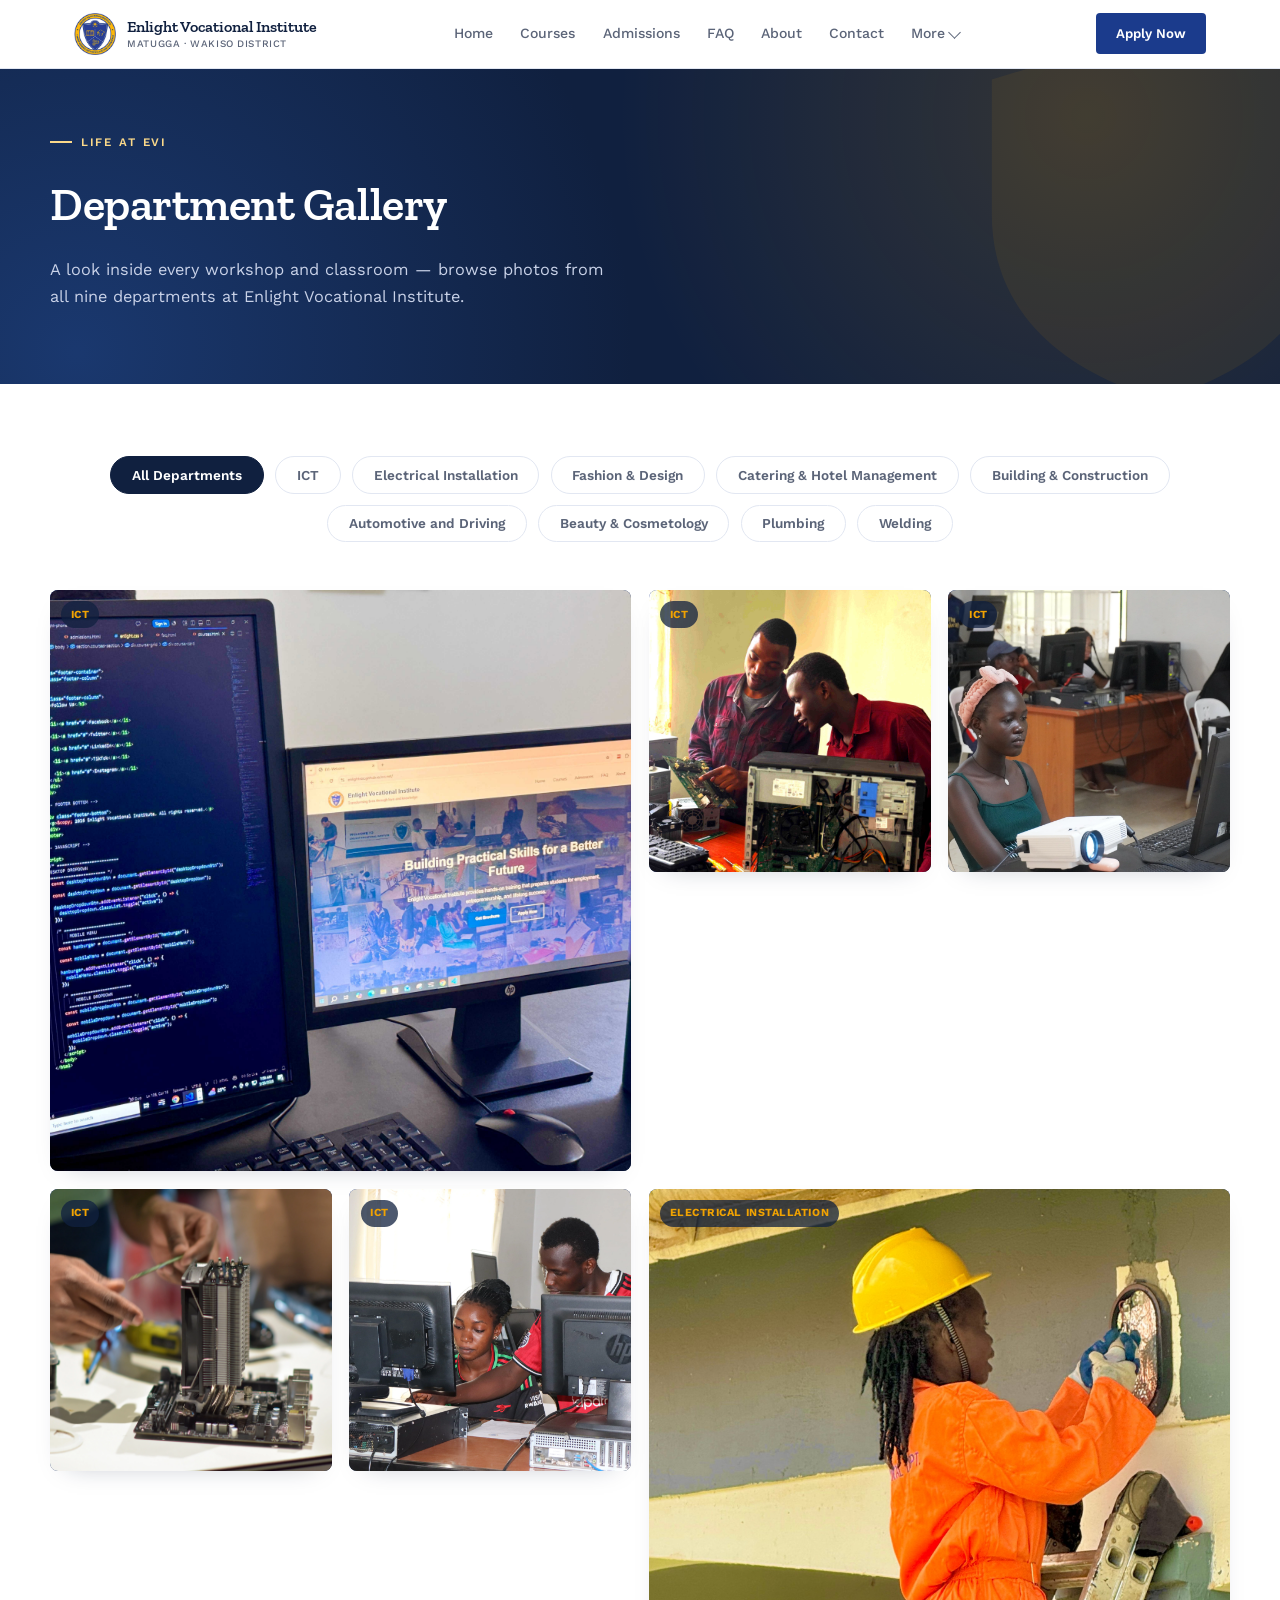
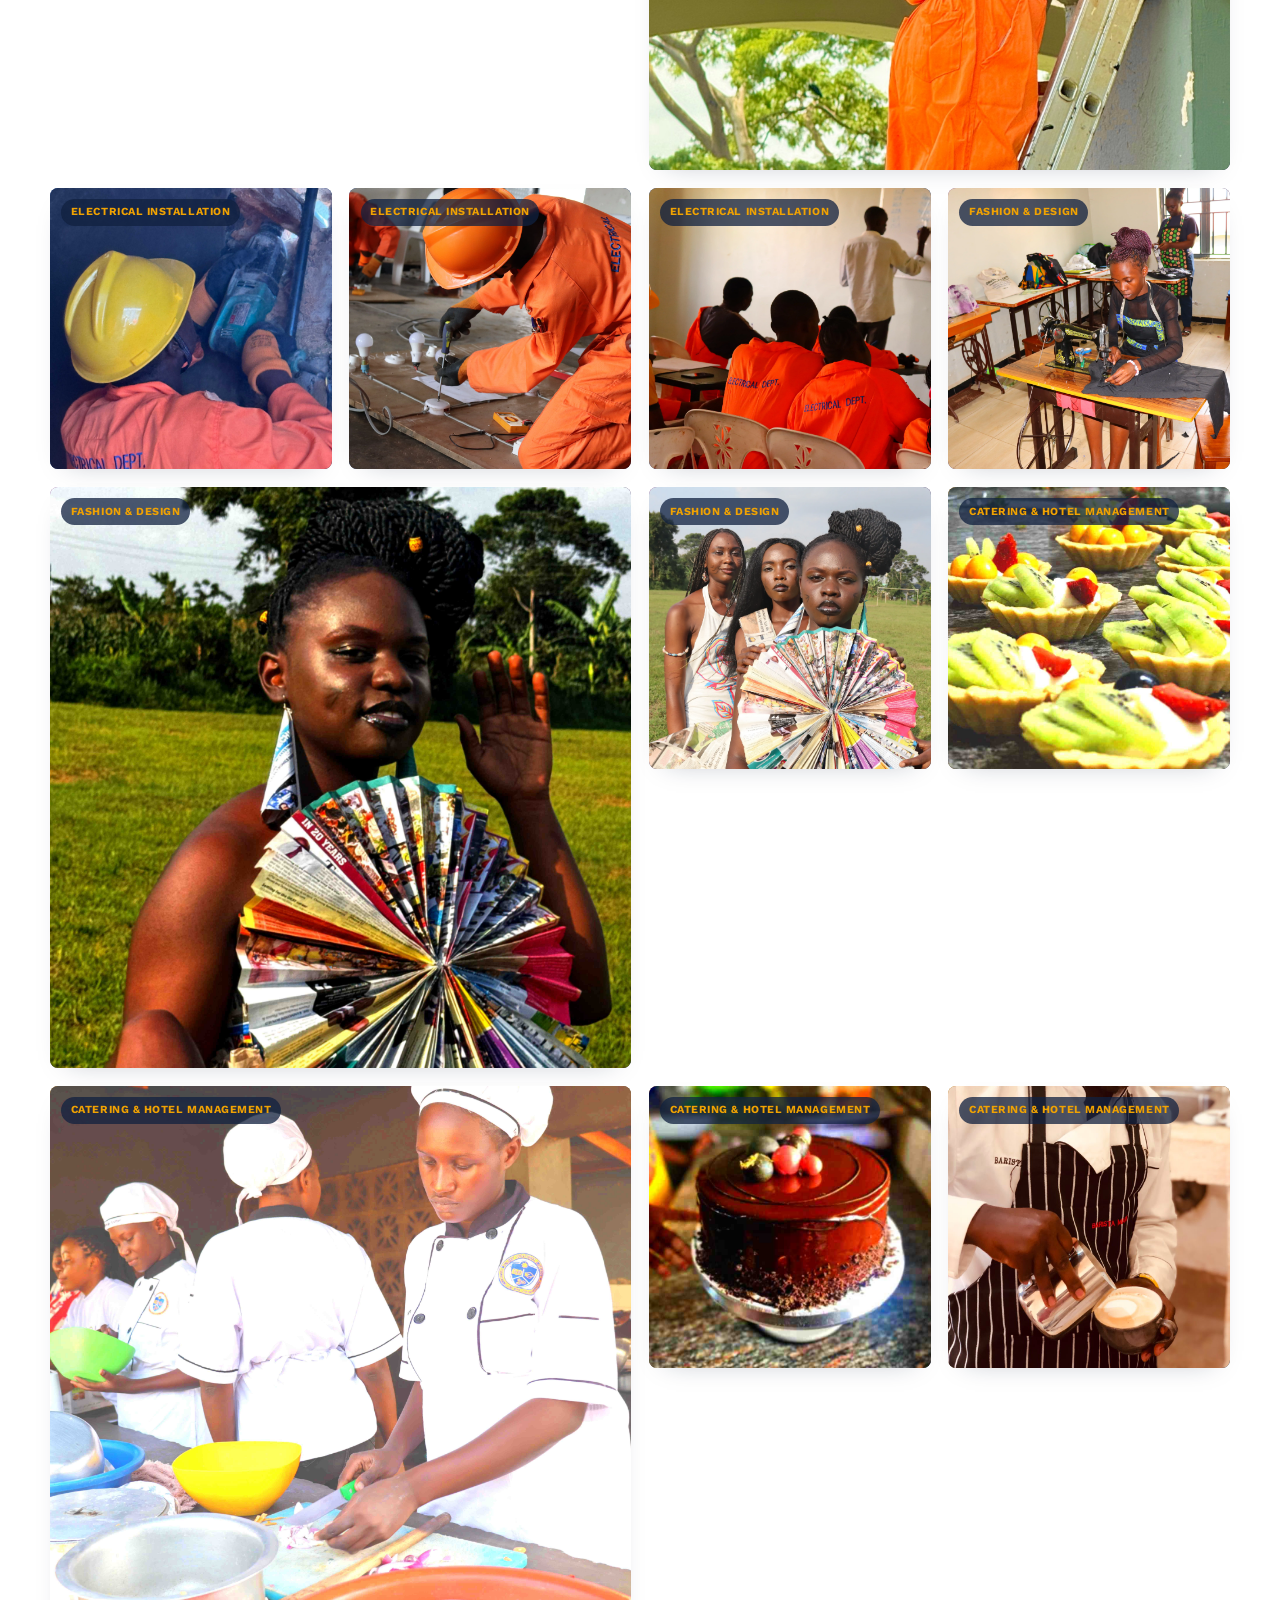
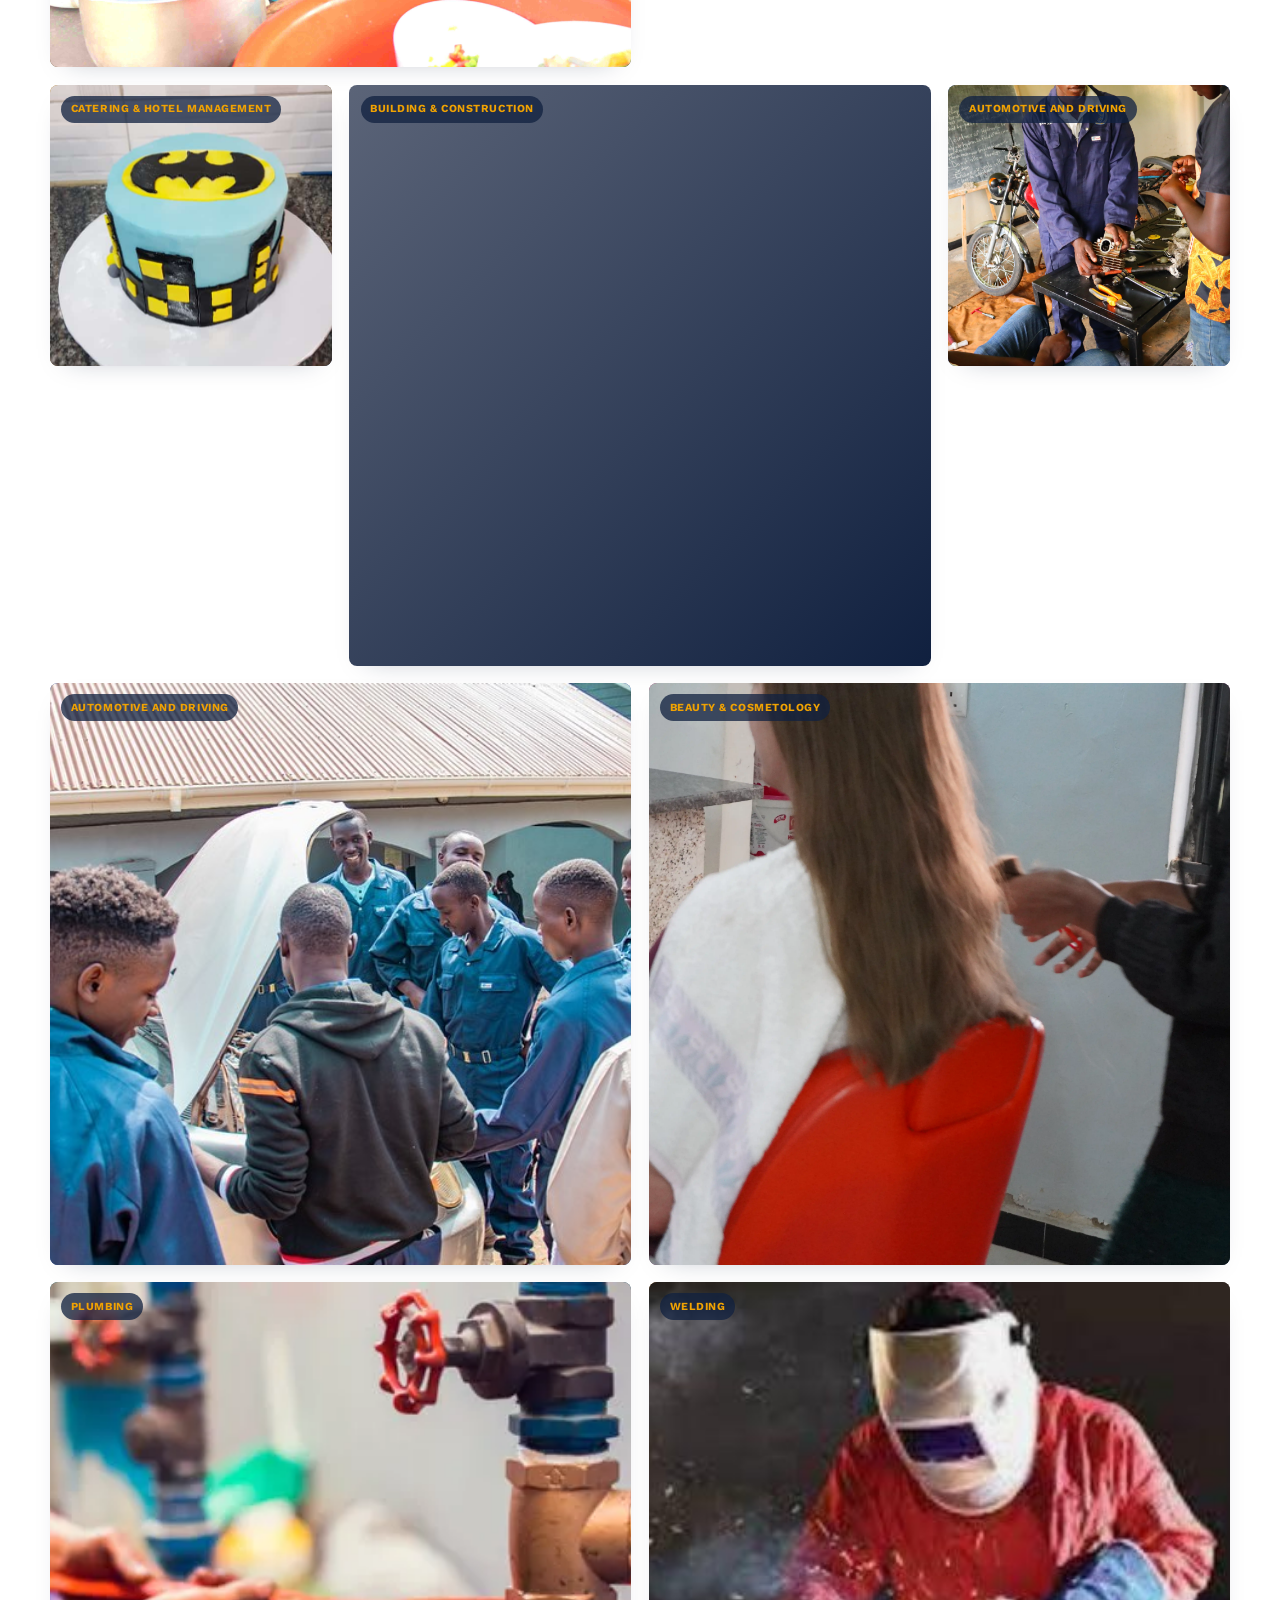
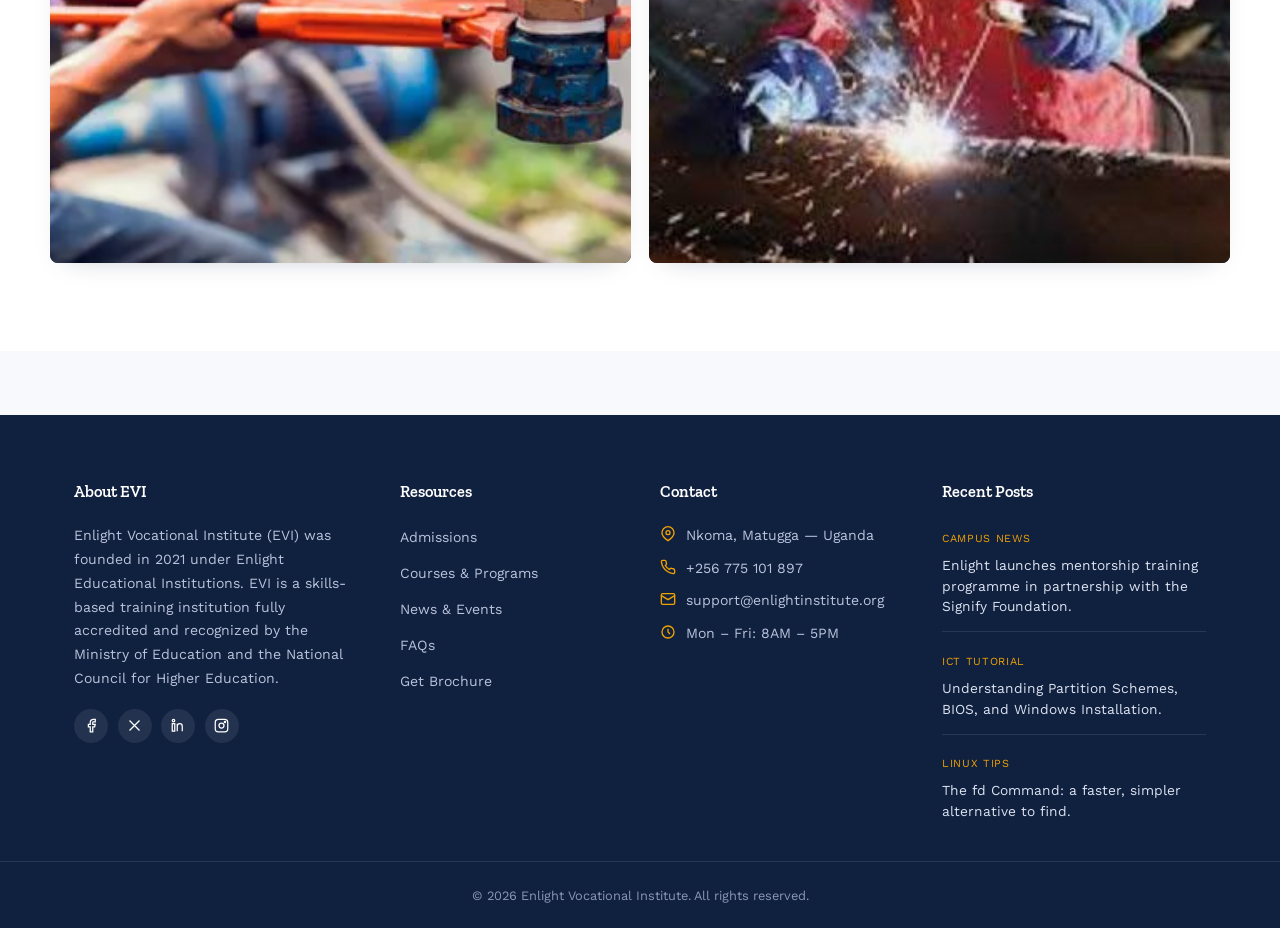
<file: gallery.html>
<!DOCTYPE html>
<html lang="en">

<head>
  <meta charset="UTF-8" />
  <meta name="viewport" content="width=device-width, initial-scale=1.0" />
  <title>Gallery | Enlight Vocational Institute</title>
  <link rel="preconnect" href="https://fonts.googleapis.com">
  <link rel="preconnect" href="https://fonts.gstatic.com" crossorigin>
  <link
    href="https://fonts.googleapis.com/css2?family=Zilla+Slab:wght@400;500;600;700&family=Work+Sans:wght@400;500;600;700&display=swap"
    rel="stylesheet">
  <link rel="stylesheet" href="css/style.css">
  <link rel="stylesheet" href="css/navbar.css">
  <link rel="stylesheet" href="css/footer.css">
  <link rel="stylesheet" href="css/responsive.css">
</head>

<body>

  <nav class="site-nav">
    <div class="site-nav-inner">
      <a href="index.html" class="brand">
        <img
          src="[data-uri]"
          alt="Enlight Vocational Institute logo" />
        <div class="brand-name">Enlight Vocational Institute<small>Matugga &middot; Wakiso District</small></div>
      </a>
      <div class="nav-links">
        <a href="index.html" class=" ">Home</a>
        <a href="courses.html" class=" ">Courses</a>
        <a href="admissions.html" class=" ">Admissions</a>
        <a href="faq.html" class=" ">FAQ</a>
        <a href="about.html" class=" ">About</a>
        <a href="contact.html" class=" ">Contact</a>
        <div class="nav-more" id="navMore">
          <button type="button" onclick="document.getElementById('navMore').classList.toggle('open')"
            class="active">More <span class="chev"></span></button>
          <div class="nav-dropdown">
            <a href="internship.html" class=" ">Internships</a>
            <a href="portfolio.html" class=" ">Portfolio</a>
            <a href="blog.html" class=" ">Blog</a>
            <a href="student-life.html" class=" ">Students Life</a>
            <a href="gallery.html" class="active ">Gallery</a>
          </div>
        </div>
      </div>
      <a href="contact.html" class="nav-cta">Apply Now</a>
      <button class="ham" id="hamBtn" aria-label="Toggle menu">
        <span></span><span></span><span></span>
      </button>
    </div>
    <div class="mobile-menu" id="mobileMenu">
      <a href="index.html" class=" ">Home</a>
      <a href="courses.html" class=" ">Courses</a>
      <a href="admissions.html" class=" ">Admissions</a>
      <a href="faq.html" class=" ">FAQ</a>
      <a href="about.html" class=" ">About</a>
      <a href="contact.html" class=" ">Contact</a>
      <a href="internship.html" class=" ">Internships</a>
      <a href="portfolio.html" class=" ">Portfolio</a>
      <a href="blog.html" class=" ">Blog</a>
      <a href="student-life.html" class=" ">Students Life</a>
      <a href="gallery.html" class="active ">Gallery</a>
    </div>
  </nav>
  <script>
    document.getElementById('hamBtn').addEventListener('click', function () {
      document.getElementById('mobileMenu').classList.toggle('open');
    });
    document.addEventListener('click', function (e) {
      var m = document.getElementById('navMore');
      if (m && !m.contains(e.target)) m.classList.remove('open');
    });
  </script>

  <header class="page-hero">
    <svg class="page-hero-shield" viewBox="0 0 200 220" fill="none" xmlns="http://www.w3.org/2000/svg">
      <path d="M100 0 L200 30 V110 C200 170 155 205 100 220 C45 205 0 170 0 110 V30 Z" fill="#F0A202" />
    </svg>
    <div class="page-hero-inner">
      <div class="eyebrow on-dark">Life at EVI</div>
      <h1>Department Gallery</h1>
      <p class="lede">A look inside every workshop and classroom &mdash; browse photos from all nine departments at
        Enlight Vocational Institute.</p>
    </div>
  </header>

  <section class="gallery-section">
    <div class="gallery-wrap">

      <div class="gallery-filters">
        <button class="filter-btn active" data-filter="all" onclick="filterGallery('all', this)">All
          Departments</button>
        <button class="filter-btn" data-filter="ict" onclick="filterGallery('ict', this)">ICT</button>
        <button class="filter-btn" data-filter="electrical" onclick="filterGallery('electrical', this)">Electrical
          Installation</button>
        <button class="filter-btn" data-filter="fashion" onclick="filterGallery('fashion', this)">Fashion &
          Design</button>
        <button class="filter-btn" data-filter="catering" onclick="filterGallery('catering', this)">Catering & Hotel
          Management</button>
        <button class="filter-btn" data-filter="construction" onclick="filterGallery('construction', this)">Building &
          Construction</button>
        <button class="filter-btn" data-filter="automotive" onclick="filterGallery('automotive', this)">Automotive and
          Driving</button>
        <button class="filter-btn" data-filter="beauty" onclick="filterGallery('beauty', this)">Beauty &
          Cosmetology</button>
        <button class="filter-btn" data-filter="plumbing" onclick="filterGallery('plumbing', this)">Plumbing</button>
        <button class="filter-btn" data-filter="welding" onclick="filterGallery('welding', this)">Welding</button>
      </div>

      <div class="gallery-grid" id="galleryGrid">

        <div class="gallery-tile wide" data-dept="ict" data-index="0"
          style="background:linear-gradient(135deg,#1B3B8C,#10203F);" onclick="openLightbox(0)">
          <div class="dept-chip">ICT</div>
          <img src="img/ict-webdev.JPG" alt="Web development practical" loading="lazy"
            onerror="this.closest('.gallery-tile').querySelector('img').remove(); this.closest('.gallery-tile').querySelector('.fallback').style.display='flex';" />
          <div class="fallback" style="display:none;"><svg viewBox="0 0 24 24" fill="none" stroke-width="2"
              stroke-linecap="round" stroke-linejoin="round">
              <path d="M4 16l4.5-6 3.5 4.5L15.5 10 20 16" />
              <circle cx="8" cy="8" r="1.5" />
              <rect x="3" y="4" width="18" height="16" rx="2" />
            </svg><span>ICT</span></div>
          <div class="tile-overlay"><span>Web development practical</span></div>
        </div>

        <div class="gallery-tile" data-dept="ict" data-index="1"
          style="background:linear-gradient(135deg,#1B3B8C,#10203F);" onclick="openLightbox(1)">
          <div class="dept-chip">ICT</div>
          <img src="img/ict-repair.JPG" alt="Hardware repair workshop" loading="lazy"
            onerror="this.closest('.gallery-tile').querySelector('img').remove(); this.closest('.gallery-tile').querySelector('.fallback').style.display='flex';" />
          <div class="fallback" style="display:none;"><svg viewBox="0 0 24 24" fill="none" stroke-width="2"
              stroke-linecap="round" stroke-linejoin="round">
              <path d="M4 16l4.5-6 3.5 4.5L15.5 10 20 16" />
              <circle cx="8" cy="8" r="1.5" />
              <rect x="3" y="4" width="18" height="16" rx="2" />
            </svg><span>ICT</span></div>
          <div class="tile-overlay"><span>Hardware repair workshop</span></div>
        </div>

        <div class="gallery-tile" data-dept="ict" data-index="2"
          style="background:linear-gradient(135deg,#1B3B8C,#10203F);" onclick="openLightbox(2)">
          <div class="dept-chip">ICT</div>
          <img src="img/ict3.webp" alt="Computer lab session" loading="lazy"
            onerror="this.closest('.gallery-tile').querySelector('img').remove(); this.closest('.gallery-tile').querySelector('.fallback').style.display='flex';" />
          <div class="fallback" style="display:none;"><svg viewBox="0 0 24 24" fill="none" stroke-width="2"
              stroke-linecap="round" stroke-linejoin="round">
              <path d="M4 16l4.5-6 3.5 4.5L15.5 10 20 16" />
              <circle cx="8" cy="8" r="1.5" />
              <rect x="3" y="4" width="18" height="16" rx="2" />
            </svg><span>ICT</span></div>
          <div class="tile-overlay"><span>Computer lab session</span></div>
        </div>

        <div class="gallery-tile" data-dept="ict" data-index="3"
          style="background:linear-gradient(135deg,#1B3B8C,#10203F);" onclick="openLightbox(3)">
          <div class="dept-chip">ICT</div>
          <img src="img/it-motherbd.webp" alt="Motherboard diagnostics" loading="lazy"
            onerror="this.closest('.gallery-tile').querySelector('img').remove(); this.closest('.gallery-tile').querySelector('.fallback').style.display='flex';" />
          <div class="fallback" style="display:none;"><svg viewBox="0 0 24 24" fill="none" stroke-width="2"
              stroke-linecap="round" stroke-linejoin="round">
              <path d="M4 16l4.5-6 3.5 4.5L15.5 10 20 16" />
              <circle cx="8" cy="8" r="1.5" />
              <rect x="3" y="4" width="18" height="16" rx="2" />
            </svg><span>ICT</span></div>
          <div class="tile-overlay"><span>Motherboard diagnostics</span></div>
        </div>

        <div class="gallery-tile" data-dept="ict" data-index="4"
          style="background:linear-gradient(135deg,#1B3B8C,#10203F);" onclick="openLightbox(4)">
          <div class="dept-chip">ICT</div>
          <img src="img/ict-lec.webp" alt="ICT lecture" loading="lazy"
            onerror="this.closest('.gallery-tile').querySelector('img').remove(); this.closest('.gallery-tile').querySelector('.fallback').style.display='flex';" />
          <div class="fallback" style="display:none;"><svg viewBox="0 0 24 24" fill="none" stroke-width="2"
              stroke-linecap="round" stroke-linejoin="round">
              <path d="M4 16l4.5-6 3.5 4.5L15.5 10 20 16" />
              <circle cx="8" cy="8" r="1.5" />
              <rect x="3" y="4" width="18" height="16" rx="2" />
            </svg><span>ICT</span></div>
          <div class="tile-overlay"><span>ICT lecture</span></div>
        </div>

        <div class="gallery-tile wide" data-dept="electrical" data-index="5"
          style="background:linear-gradient(135deg,#24509E,#10203F);" onclick="openLightbox(5)">
          <div class="dept-chip">Electrical Installation</div>
          <img src="img/electrical-2.jpeg" alt="Wiring practical" loading="lazy"
            onerror="this.closest('.gallery-tile').querySelector('img').remove(); this.closest('.gallery-tile').querySelector('.fallback').style.display='flex';" />
          <div class="fallback" style="display:none;"><svg viewBox="0 0 24 24" fill="none" stroke-width="2"
              stroke-linecap="round" stroke-linejoin="round">
              <path d="M4 16l4.5-6 3.5 4.5L15.5 10 20 16" />
              <circle cx="8" cy="8" r="1.5" />
              <rect x="3" y="4" width="18" height="16" rx="2" />
            </svg><span>Electrical Installation</span></div>
          <div class="tile-overlay"><span>Wiring practical</span></div>
        </div>

        <div class="gallery-tile" data-dept="electrical" data-index="6"
          style="background:linear-gradient(135deg,#24509E,#10203F);" onclick="openLightbox(6)">
          <div class="dept-chip">Electrical Installation</div>
          <img src="img/electrical-drilling.JPG" alt="Installation training" loading="lazy"
            onerror="this.closest('.gallery-tile').querySelector('img').remove(); this.closest('.gallery-tile').querySelector('.fallback').style.display='flex';" />
          <div class="fallback" style="display:none;"><svg viewBox="0 0 24 24" fill="none" stroke-width="2"
              stroke-linecap="round" stroke-linejoin="round">
              <path d="M4 16l4.5-6 3.5 4.5L15.5 10 20 16" />
              <circle cx="8" cy="8" r="1.5" />
              <rect x="3" y="4" width="18" height="16" rx="2" />
            </svg><span>Electrical Installation</span></div>
          <div class="tile-overlay"><span>Installation training</span></div>
        </div>

        <div class="gallery-tile" data-dept="electrical" data-index="7"
          style="background:linear-gradient(135deg,#24509E,#10203F);" onclick="openLightbox(7)">
          <div class="dept-chip">Electrical Installation</div>
          <img src="img/electrical.webp" alt="Electrical workshop" loading="lazy"
            onerror="this.closest('.gallery-tile').querySelector('img').remove(); this.closest('.gallery-tile').querySelector('.fallback').style.display='flex';" />
          <div class="fallback" style="display:none;"><svg viewBox="0 0 24 24" fill="none" stroke-width="2"
              stroke-linecap="round" stroke-linejoin="round">
              <path d="M4 16l4.5-6 3.5 4.5L15.5 10 20 16" />
              <circle cx="8" cy="8" r="1.5" />
              <rect x="3" y="4" width="18" height="16" rx="2" />
            </svg><span>Electrical Installation</span></div>
          <div class="tile-overlay"><span>Electrical workshop</span></div>
        </div>

        <div class="gallery-tile" data-dept="electrical" data-index="8"
          style="background:linear-gradient(135deg,#24509E,#10203F);" onclick="openLightbox(8)">
          <div class="dept-chip">Electrical Installation</div>
          <img src="img/electrical-class.webp" alt="Electrical class" loading="lazy"
            onerror="this.closest('.gallery-tile').querySelector('img').remove(); this.closest('.gallery-tile').querySelector('.fallback').style.display='flex';" />
          <div class="fallback" style="display:none;"><svg viewBox="0 0 24 24" fill="none" stroke-width="2"
              stroke-linecap="round" stroke-linejoin="round">
              <path d="M4 16l4.5-6 3.5 4.5L15.5 10 20 16" />
              <circle cx="8" cy="8" r="1.5" />
              <rect x="3" y="4" width="18" height="16" rx="2" />
            </svg><span>Electrical Installation</span></div>
          <div class="tile-overlay"><span>Electrical class</span></div>
        </div>

        <div class="gallery-tile wide" data-dept="fashion" data-index="9"
          style="background:linear-gradient(135deg,#8C4B8C,#10203F);" onclick="openLightbox(9)">
          <div class="dept-chip">Fashion & Design</div>
          <img src="img/fashion-cover.JPG" alt="Garment design studio" loading="lazy"
            onerror="this.closest('.gallery-tile').querySelector('img').remove(); this.closest('.gallery-tile').querySelector('.fallback').style.display='flex';" />
          <div class="fallback" style="display:none;"><svg viewBox="0 0 24 24" fill="none" stroke-width="2"
              stroke-linecap="round" stroke-linejoin="round">
              <path d="M4 16l4.5-6 3.5 4.5L15.5 10 20 16" />
              <circle cx="8" cy="8" r="1.5" />
              <rect x="3" y="4" width="18" height="16" rx="2" />
            </svg><span>Fashion & Design</span></div>
          <div class="tile-overlay"><span>Garment design studio</span></div>
        </div>

        <div class="gallery-tile" data-dept="fashion" data-index="10"
          style="background:linear-gradient(135deg,#8C4B8C,#10203F);" onclick="openLightbox(10)">
          <div class="dept-chip">Fashion & Design</div>
          <img src="img/fashion.webp" alt="Tailoring practical" loading="lazy"
            onerror="this.closest('.gallery-tile').querySelector('img').remove(); this.closest('.gallery-tile').querySelector('.fallback').style.display='flex';" />
          <div class="fallback" style="display:none;"><svg viewBox="0 0 24 24" fill="none" stroke-width="2"
              stroke-linecap="round" stroke-linejoin="round">
              <path d="M4 16l4.5-6 3.5 4.5L15.5 10 20 16" />
              <circle cx="8" cy="8" r="1.5" />
              <rect x="3" y="4" width="18" height="16" rx="2" />
            </svg><span>Fashion & Design</span></div>
          <div class="tile-overlay"><span>Tailoring practical</span></div>
        </div>

        <div class="gallery-tile" data-dept="fashion" data-index="11"
          style="background:linear-gradient(135deg,#8C4B8C,#10203F);" onclick="openLightbox(11)">
          <div class="dept-chip">Fashion & Design</div>
          <img src="img/student-life-fashion.webp" alt="Fashion showcase" loading="lazy"
            onerror="this.closest('.gallery-tile').querySelector('img').remove(); this.closest('.gallery-tile').querySelector('.fallback').style.display='flex';" />
          <div class="fallback" style="display:none;"><svg viewBox="0 0 24 24" fill="none" stroke-width="2"
              stroke-linecap="round" stroke-linejoin="round">
              <path d="M4 16l4.5-6 3.5 4.5L15.5 10 20 16" />
              <circle cx="8" cy="8" r="1.5" />
              <rect x="3" y="4" width="18" height="16" rx="2" />
            </svg><span>Fashion & Design</span></div>
          <div class="tile-overlay"><span>Fashion showcase</span></div>
        </div>

        <div class="gallery-tile wide" data-dept="catering" data-index="12"
          style="background:linear-gradient(135deg,#B4740B,#10203F);" onclick="openLightbox(12)">
          <div class="dept-chip">Catering & Hotel Management</div>
          <img src="img/catering-cooking.JPG" alt="Kitchen practical" loading="lazy"
            onerror="this.closest('.gallery-tile').querySelector('img').remove(); this.closest('.gallery-tile').querySelector('.fallback').style.display='flex';" />
          <div class="fallback" style="display:none;"><svg viewBox="0 0 24 24" fill="none" stroke-width="2"
              stroke-linecap="round" stroke-linejoin="round">
              <path d="M4 16l4.5-6 3.5 4.5L15.5 10 20 16" />
              <circle cx="8" cy="8" r="1.5" />
              <rect x="3" y="4" width="18" height="16" rx="2" />
            </svg><span>Catering & Hotel Management</span></div>
          <div class="tile-overlay"><span>Kitchen practical</span></div>
        </div>

        <div class="gallery-tile" data-dept="catering" data-index="13"
          style="background:linear-gradient(135deg,#B4740B,#10203F);" onclick="openLightbox(13)">
          <div class="dept-chip">Catering & Hotel Management</div>
          <img src="img/catering-cover.JPG" alt="Hospitality training" loading="lazy"
            onerror="this.closest('.gallery-tile').querySelector('img').remove(); this.closest('.gallery-tile').querySelector('.fallback').style.display='flex';" />
          <div class="fallback" style="display:none;"><svg viewBox="0 0 24 24" fill="none" stroke-width="2"
              stroke-linecap="round" stroke-linejoin="round">
              <path d="M4 16l4.5-6 3.5 4.5L15.5 10 20 16" />
              <circle cx="8" cy="8" r="1.5" />
              <rect x="3" y="4" width="18" height="16" rx="2" />
            </svg><span>Catering & Hotel Management</span></div>
          <div class="tile-overlay"><span>Hospitality training</span></div>
        </div>

        <div class="gallery-tile" data-dept="catering" data-index="14"
          style="background:linear-gradient(135deg,#B4740B,#10203F);" onclick="openLightbox(14)">
          <div class="dept-chip">Catering & Hotel Management</div>
          <img src="img/baking-chocolate.jpg" alt="Bakery & pastry" loading="lazy"
            onerror="this.closest('.gallery-tile').querySelector('img').remove(); this.closest('.gallery-tile').querySelector('.fallback').style.display='flex';" />
          <div class="fallback" style="display:none;"><svg viewBox="0 0 24 24" fill="none" stroke-width="2"
              stroke-linecap="round" stroke-linejoin="round">
              <path d="M4 16l4.5-6 3.5 4.5L15.5 10 20 16" />
              <circle cx="8" cy="8" r="1.5" />
              <rect x="3" y="4" width="18" height="16" rx="2" />
            </svg><span>Catering & Hotel Management</span></div>
          <div class="tile-overlay"><span>Bakery & pastry</span></div>
        </div>

        <div class="gallery-tile" data-dept="catering" data-index="15"
          style="background:linear-gradient(135deg,#B4740B,#10203F);" onclick="openLightbox(15)">
          <div class="dept-chip">Catering & Hotel Management</div>
          <img src="img/barista.jpg" alt="Barista training" loading="lazy"
            onerror="this.closest('.gallery-tile').querySelector('img').remove(); this.closest('.gallery-tile').querySelector('.fallback').style.display='flex';" />
          <div class="fallback" style="display:none;"><svg viewBox="0 0 24 24" fill="none" stroke-width="2"
              stroke-linecap="round" stroke-linejoin="round">
              <path d="M4 16l4.5-6 3.5 4.5L15.5 10 20 16" />
              <circle cx="8" cy="8" r="1.5" />
              <rect x="3" y="4" width="18" height="16" rx="2" />
            </svg><span>Catering & Hotel Management</span></div>
          <div class="tile-overlay"><span>Barista training</span></div>
        </div>


        <div class="gallery-tile" data-dept="catering" data-index="15"
          style="background:linear-gradient(135deg,#B4740B,#10203F);" onclick="openLightbox(15)">
          <div class="dept-chip">Catering & Hotel Management</div>
          <img src="img/gallery/baking/batman_cake.JPG" alt="kids-cake" loading="lazy"
            onerror="this.closest('.gallery-tile').querySelector('img').remove(); this.closest('.gallery-tile').querySelector('.fallback').style.display='flex';" />
          <div class="fallback" style="display:none;"><svg viewBox="0 0 24 24" fill="none" stroke-width="2"
              stroke-linecap="round" stroke-linejoin="round">
              <path d="M4 16l4.5-6 3.5 4.5L15.5 10 20 16" />
              <circle cx="8" cy="8" r="1.5" />
              <rect x="3" y="4" width="18" height="16" rx="2" />
            </svg><span>Catering & Hotel Management</span></div>
          <div class="tile-overlay"><span>Barista training</span></div>
        </div>



        <div class="gallery-tile wide" data-dept="construction" data-index="16"
          style="background:linear-gradient(135deg,#5B6478,#10203F);" onclick="openLightbox(16)">
          <div class="dept-chip">Building & Construction</div>
          <img src="https://images.unsplash.com/photo-1504307651254-35680f356dfd" alt="Site training" loading="lazy"
            onerror="this.closest('.gallery-tile').querySelector('img').remove(); this.closest('.gallery-tile').querySelector('.fallback').style.display='flex';" />
          <div class="fallback" style="display:none;"><svg viewBox="0 0 24 24" fill="none" stroke-width="2"
              stroke-linecap="round" stroke-linejoin="round">
              <path d="M4 16l4.5-6 3.5 4.5L15.5 10 20 16" />
              <circle cx="8" cy="8" r="1.5" />
              <rect x="3" y="4" width="18" height="16" rx="2" />
            </svg><span>Building & Construction</span></div>
          <div class="tile-overlay"><span>Site training</span></div>
        </div>

        <div class="gallery-tile wide" data-dept="automotive" data-index="17"
          style="background:linear-gradient(135deg,#1B3B8C,#24509E);" onclick="openLightbox(17)">
          <div class="dept-chip">Automotive and Driving</div>
          <img src="img/automotive.jpg" alt="Engine diagnostics" loading="lazy"
            onerror="this.closest('.gallery-tile').querySelector('img').remove(); this.closest('.gallery-tile').querySelector('.fallback').style.display='flex';" />
          <div class="fallback" style="display:none;"><svg viewBox="0 0 24 24" fill="none" stroke-width="2"
              stroke-linecap="round" stroke-linejoin="round">
              <path d="M4 16l4.5-6 3.5 4.5L15.5 10 20 16" />
              <circle cx="8" cy="8" r="1.5" />
              <rect x="3" y="4" width="18" height="16" rx="2" />
            </svg><span>Automotive and Driving</span></div>
          <div class="tile-overlay"><span>Engine diagnostics</span></div>
        </div>

        <div class="gallery-tile" data-dept="automotive" data-index="18"
          style="background:linear-gradient(135deg,#1B3B8C,#24509E);" onclick="openLightbox(18)">
          <div class="dept-chip">Automotive and Driving</div>
          <img src="img/automotive.webp" alt="Automotive workshop" loading="lazy"
            onerror="this.closest('.gallery-tile').querySelector('img').remove(); this.closest('.gallery-tile').querySelector('.fallback').style.display='flex';" />
          <div class="fallback" style="display:none;"><svg viewBox="0 0 24 24" fill="none" stroke-width="2"
              stroke-linecap="round" stroke-linejoin="round">
              <path d="M4 16l4.5-6 3.5 4.5L15.5 10 20 16" />
              <circle cx="8" cy="8" r="1.5" />
              <rect x="3" y="4" width="18" height="16" rx="2" />
            </svg><span>Automotive and Driving</span></div>
          <div class="tile-overlay"><span>Automotive workshop</span></div>
        </div>

        <div class="gallery-tile wide" data-dept="beauty" data-index="19"
          style="background:linear-gradient(135deg,#A3336B,#10203F);" onclick="openLightbox(19)">
          <div class="dept-chip">Beauty & Cosmetology</div>
          <img src="img/hairdressing.webp" alt="Hairdressing practical" loading="lazy"
            onerror="this.closest('.gallery-tile').querySelector('img').remove(); this.closest('.gallery-tile').querySelector('.fallback').style.display='flex';" />
          <div class="fallback" style="display:none;"><svg viewBox="0 0 24 24" fill="none" stroke-width="2"
              stroke-linecap="round" stroke-linejoin="round">
              <path d="M4 16l4.5-6 3.5 4.5L15.5 10 20 16" />
              <circle cx="8" cy="8" r="1.5" />
              <rect x="3" y="4" width="18" height="16" rx="2" />
            </svg><span>Beauty & Cosmetology</span></div>
          <div class="tile-overlay"><span>Hairdressing practical</span></div>
        </div>

        <div class="gallery-tile wide" data-dept="plumbing" data-index="20"
          style="background:linear-gradient(135deg,#1E6E7A,#10203F);" onclick="openLightbox(20)">
          <div class="dept-chip">Plumbing</div>
          <img src="img/plumbing.webp" alt="Pipefitting practical" loading="lazy"
            onerror="this.closest('.gallery-tile').querySelector('img').remove(); this.closest('.gallery-tile').querySelector('.fallback').style.display='flex';" />
          <div class="fallback" style="display:none;"><svg viewBox="0 0 24 24" fill="none" stroke-width="2"
              stroke-linecap="round" stroke-linejoin="round">
              <path d="M4 16l4.5-6 3.5 4.5L15.5 10 20 16" />
              <circle cx="8" cy="8" r="1.5" />
              <rect x="3" y="4" width="18" height="16" rx="2" />
            </svg><span>Plumbing</span></div>
          <div class="tile-overlay"><span>Pipefitting practical</span></div>
        </div>

        <div class="gallery-tile wide" data-dept="welding" data-index="21"
          style="background:linear-gradient(135deg,#7A4A1E,#10203F);" onclick="openLightbox(21)">
          <div class="dept-chip">Welding</div>
          <img src="img/welding.jpg" alt="Welding & fabrication" loading="lazy"
            onerror="this.closest('.gallery-tile').querySelector('img').remove(); this.closest('.gallery-tile').querySelector('.fallback').style.display='flex';" />
          <div class="fallback" style="display:none;"><svg viewBox="0 0 24 24" fill="none" stroke-width="2"
              stroke-linecap="round" stroke-linejoin="round">
              <path d="M4 16l4.5-6 3.5 4.5L15.5 10 20 16" />
              <circle cx="8" cy="8" r="1.5" />
              <rect x="3" y="4" width="18" height="16" rx="2" />
            </svg><span>Welding</span></div>
          <div class="tile-overlay"><span>Welding & fabrication</span></div>
        </div>
      </div>

    </div>
  </section>

  <footer class="site-footer">
    <div class="footer-grid">
      <div class="footer-col">
        <h3>About EVI</h3>
        <p>Enlight Vocational Institute (EVI) was founded in 2021 under Enlight Educational Institutions. EVI is a
          skills-based training institution fully accredited and recognized by the Ministry of Education and the
          National Council for Higher Education.</p>
        <div class="footer-social">
          <a href="https://facebook.com" aria-label="Facebook"><svg viewBox="0 0 24 24" fill="none" stroke-width="2">
              <path d="M18 2h-3a5 5 0 0 0-5 5v3H7v4h3v8h4v-8h3l1-4h-4V7a1 1 0 0 1 1-1h3Z" />
            </svg></a>
          <a href="#" aria-label="X"><svg viewBox="0 0 24 24" fill="none" stroke-width="2">
              <path d="M4 4l16 16M20 4 4 20" />
            </svg></a>
          <a href="#" aria-label="LinkedIn"><svg viewBox="0 0 24 24" fill="none" stroke-width="2">
              <rect x="2" y="9" width="4" height="12" />
              <circle cx="4" cy="4" r="2" />
              <path d="M10 9v12M10 13a4 4 0 0 1 8 0v8" />
            </svg></a>
          <a href="#" aria-label="Instagram"><svg viewBox="0 0 24 24" fill="none" stroke-width="2">
              <rect x="2" y="2" width="20" height="20" rx="5" />
              <circle cx="12" cy="12" r="4" />
              <circle cx="17.5" cy="6.5" r="1" />
            </svg></a>
        </div>
      </div>

      <div class="footer-col">
        <h3>Resources</h3>
        <ul>
          <li><a href="admissions.html">Admissions</a></li>
          <li><a href="courses.html">Courses &amp; Programs</a></li>
          <li><a href="student-life.html">News &amp; Events</a></li>
          <li><a href="faq.html">FAQs</a></li>
          <li><a href="docs/evi-brochure.pdf">Get Brochure</a></li>
        </ul>
      </div>

      <div class="footer-col">
        <h3>Contact</h3>
        <ul class="footer-contact">
          <li><svg viewBox="0 0 24 24" fill="none" stroke-width="2">
              <path d="M21 10c0 6-9 12-9 12S3 16 3 10a9 9 0 0 1 18 0Z" />
              <circle cx="12" cy="10" r="3" />
            </svg> Nkoma, Matugga &mdash; Uganda</li>
          <li><svg viewBox="0 0 24 24" fill="none" stroke-width="2">
              <path
                d="M22 16.9v3a2 2 0 0 1-2.2 2 19.8 19.8 0 0 1-8.6-3.1 19.5 19.5 0 0 1-6-6A19.8 19.8 0 0 1 2.1 4.2 2 2 0 0 1 4.1 2h3a2 2 0 0 1 2 1.7c.1.9.3 1.8.6 2.7a2 2 0 0 1-.5 2.1L8 9.7a16 16 0 0 0 6 6l1.2-1.2a2 2 0 0 1 2.1-.5c.9.3 1.8.5 2.7.6a2 2 0 0 1 1.7 2Z" />
            </svg> +256 775 101 897</li>
          <li><svg viewBox="0 0 24 24" fill="none" stroke-width="2">
              <rect x="2" y="4" width="20" height="16" rx="2" />
              <path d="m2 7 10 6 10-6" />
            </svg> <a href="contact.html">support@enlightinstitute.org</a></li>
          <li><svg viewBox="0 0 24 24" fill="none" stroke-width="2">
              <circle cx="12" cy="12" r="9" />
              <path d="M12 7v5l3 3" />
            </svg> Mon &ndash; Fri: 8AM &ndash; 5PM</li>
        </ul>
      </div>

      <div class="footer-col">
        <h3>Recent Posts</h3>

        <a href="blog.html" class="footer-post">
          <span>Campus News</span>
          <p>Enlight launches mentorship training programme in partnership with the Signify Foundation.</p>
        </a>
        <a href="blog_partion_schemes.html" class="footer-post">
          <span>ICT Tutorial</span>
          <p>Understanding Partition Schemes, BIOS, and Windows Installation.</p>
        </a>
        <a href="blog_fd_command.html" class="footer-post">
          <span>Linux Tips</span>
          <p>The fd Command: a faster, simpler alternative to find.</p>
        </a>

      </div>
    </div>
    <div class="footer-bottom">
      <p>&copy; 2026 Enlight Vocational Institute. All rights reserved.</p>
    </div>
  </footer>

  <!-- LIGHTBOX -->
  <div class="lightbox" id="lightbox">
    <button class="lightbox-close" onclick="closeLightbox()" aria-label="Close">&times;</button>
    <button class="lightbox-nav lightbox-prev" onclick="stepLightbox(-1)" aria-label="Previous">&#10094;</button>
    <button class="lightbox-nav lightbox-next" onclick="stepLightbox(1)" aria-label="Next">&#10095;</button>
    <div class="lightbox-inner">
      <div class="lightbox-media" id="lightboxMedia"></div>
      <div class="lightbox-caption" id="lightboxCaption"></div>
      <div class="lightbox-dept" id="lightboxDept"></div>
    </div>
  </div>

  <script>
    const galleryItems = [{ "src": "img/ict-webdev.JPG", "caption": "Web development practical", "dept": "ICT" }, { "src": "img/ict-repair.JPG", "caption": "Hardware repair workshop", "dept": "ICT" }, { "src": "img/ict3.webp", "caption": "Computer lab session", "dept": "ICT" }, { "src": "img/it-motherbd.webp", "caption": "Motherboard diagnostics", "dept": "ICT" }, { "src": "img/ict-lec.webp", "caption": "ICT lecture", "dept": "ICT" }, { "src": "img/electrical-2.jpeg", "caption": "Wiring practical", "dept": "Electrical Installation" }, { "src": "img/electrical-drilling.JPG", "caption": "Installation training", "dept": "Electrical Installation" }, { "src": "img/electrical.webp", "caption": "Electrical workshop", "dept": "Electrical Installation" }, { "src": "img/electrical-class.webp", "caption": "Electrical class", "dept": "Electrical Installation" }, { "src": "img/fashion-cover.JPG", "caption": "Garment design studio", "dept": "Fashion & Design" }, { "src": "img/fashion.webp", "caption": "Tailoring practical", "dept": "Fashion & Design" }, { "src": "img/student-life-fashion.webp", "caption": "Fashion showcase", "dept": "Fashion & Design" }, { "src": "img/catering-cooking.JPG", "caption": "Kitchen practical", "dept": "Catering & Hotel Management" }, { "src": "img/catering-cover.JPG", "caption": "Hospitality training", "dept": "Catering & Hotel Management" }, { "src": "img/baking-chocolate.jpg", "caption": "Bakery & pastry", "dept": "Catering & Hotel Management" }, { "src": "img/barista.jpg", "caption": "Barista training", "dept": "Catering & Hotel Management" }, { "src": "https://images.unsplash.com/photo-1504307651254-35680f356dfd", "caption": "Site training", "dept": "Building & Construction" }, { "src": "img/automotive.jpg", "caption": "Engine diagnostics", "dept": "Automotive and Driving" }, { "src": "img/automotive.webp", "caption": "Automotive workshop", "dept": "Automotive and Driving" }, { "src": "img/hairdressing.webp", "caption": "Hairdressing practical", "dept": "Beauty & Cosmetology" }, { "src": "img/plumbing.webp", "caption": "Pipefitting practical", "dept": "Plumbing" }, { "src": "img/welding.jpg", "caption": "Welding & fabrication", "dept": "Welding" }];
    let currentIndex = 0;

    function renderLightbox() {
      const item = galleryItems[currentIndex];
      const media = document.getElementById('lightboxMedia');
      media.innerHTML = '<img src="' + item.src + '" alt="' + item.caption + '" onerror="this.parentElement.style.background=\'linear-gradient(135deg,#1B3B8C,#10203F)\'; this.remove();" />';
      document.getElementById('lightboxCaption').textContent = item.caption;
      document.getElementById('lightboxDept').textContent = item.dept;
    }

    function openLightbox(index) {
      currentIndex = index;
      renderLightbox();
      document.getElementById('lightbox').classList.add('open');
      document.body.style.overflow = 'hidden';
    }

    function closeLightbox() {
      document.getElementById('lightbox').classList.remove('open');
      document.body.style.overflow = '';
    }

    function stepLightbox(dir) {
      currentIndex = (currentIndex + dir + galleryItems.length) % galleryItems.length;
      renderLightbox();
    }

    document.getElementById('lightbox').addEventListener('click', (e) => {
      if (e.target.id === 'lightbox') closeLightbox();
    });
    document.addEventListener('keydown', (e) => {
      if (!document.getElementById('lightbox').classList.contains('open')) return;
      if (e.key === 'Escape') closeLightbox();
      if (e.key === 'ArrowRight') stepLightbox(1);
      if (e.key === 'ArrowLeft') stepLightbox(-1);
    });

    function filterGallery(dept, btn) {
      document.querySelectorAll('.filter-btn').forEach(b => b.classList.remove('active'));
      btn.classList.add('active');
      document.querySelectorAll('.gallery-tile').forEach(tile => {
        const match = dept === 'all' || tile.dataset.dept === dept;
        tile.classList.toggle('hidden', !match);
      });
    }
  </script>

</body>

</html>
</file>
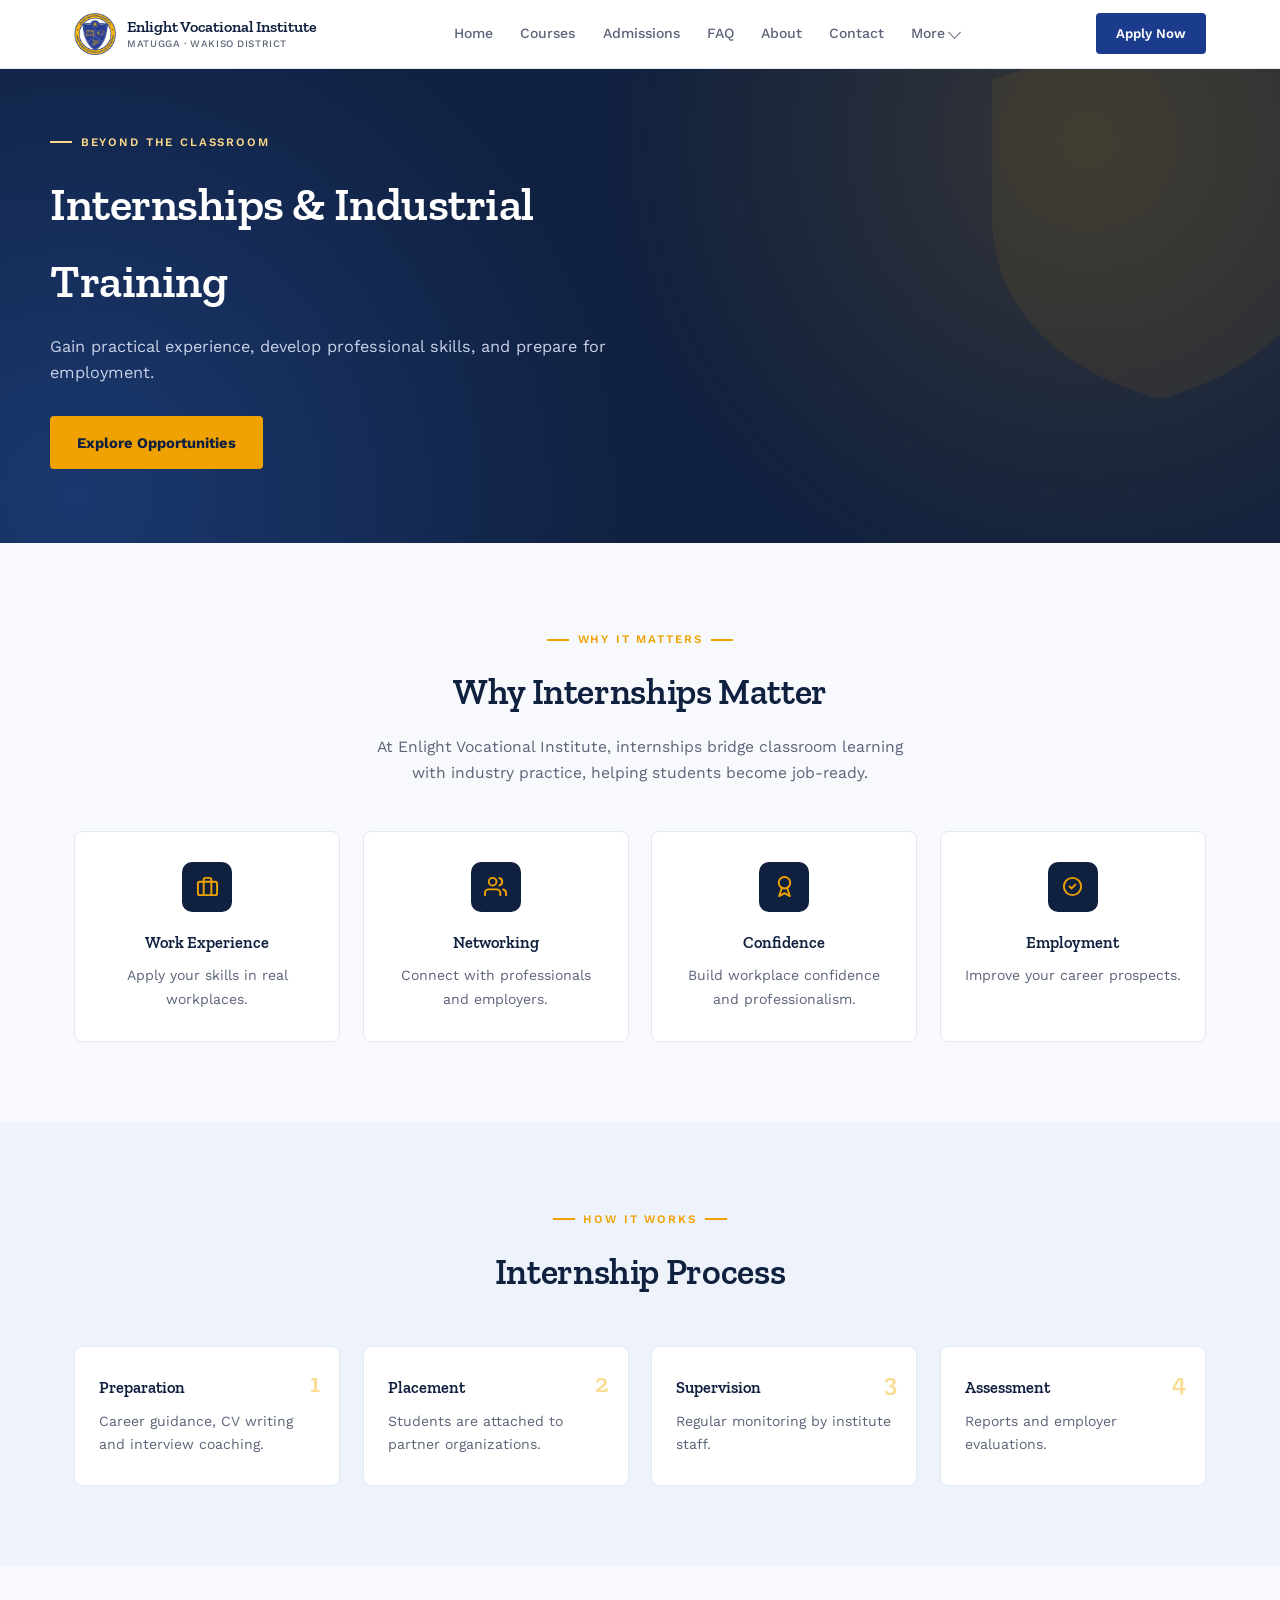
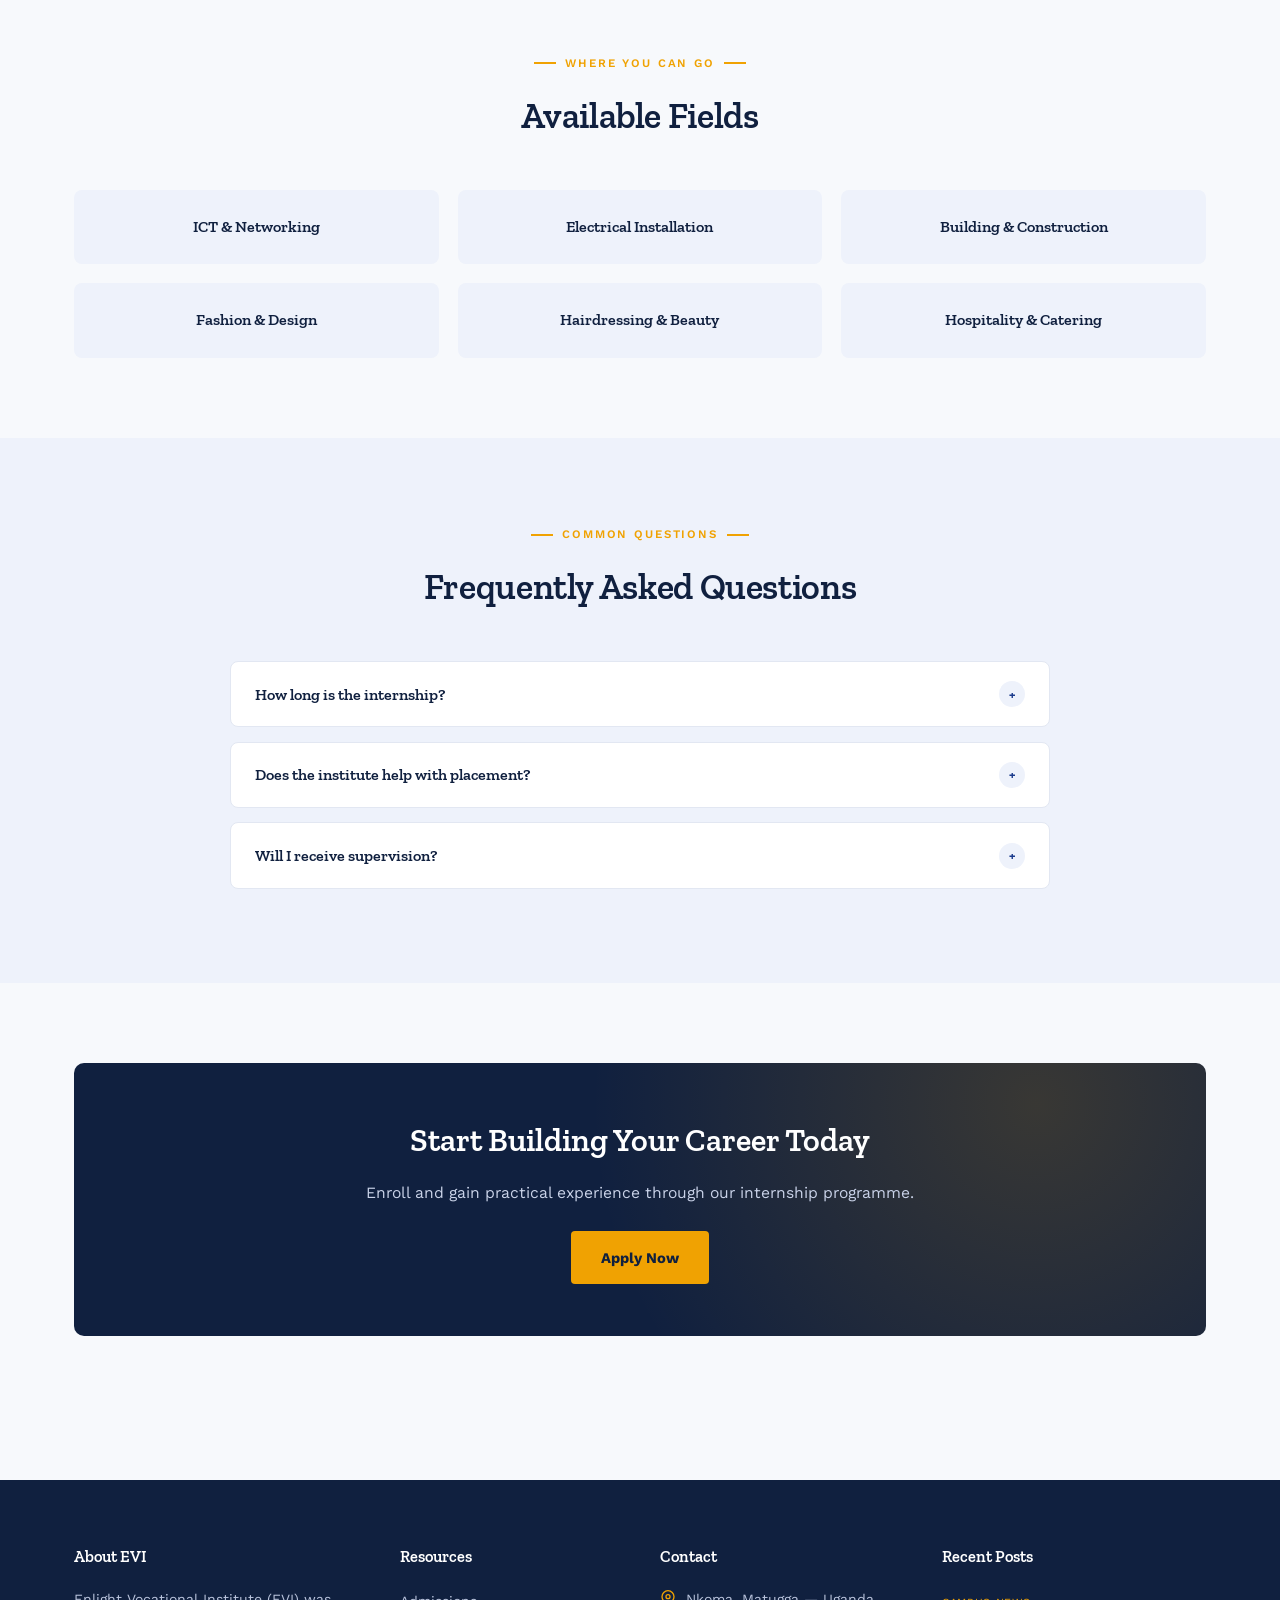
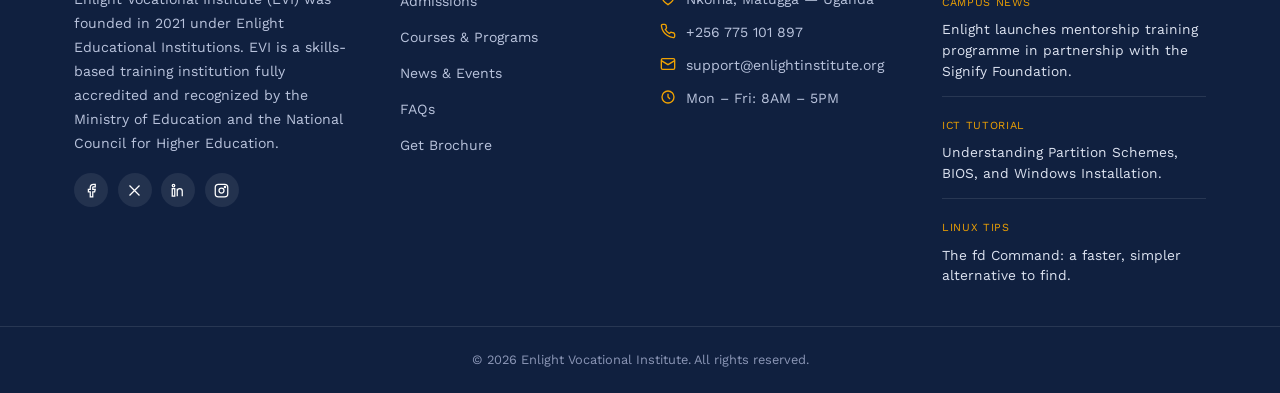
<file: internship.html>
<!DOCTYPE html>
<html lang="en">

<head>
  <meta charset="UTF-8" />
  <meta name="viewport" content="width=device-width, initial-scale=1.0" />
  <title>Internships | Enlight Vocational Institute</title>
  <link rel="preconnect" href="https://fonts.googleapis.com">
  <link rel="preconnect" href="https://fonts.gstatic.com" crossorigin>
  <link
    href="https://fonts.googleapis.com/css2?family=Zilla+Slab:wght@400;500;600;700&family=Work+Sans:wght@400;500;600;700&display=swap"
    rel="stylesheet">
  <link rel="stylesheet" href="css/style.css">
  <link rel="stylesheet" href="css/navbar.css">
  <link rel="stylesheet" href="css/footer.css">
  <link rel="stylesheet" href="css/responsive.css">
</head>

<body>

  <nav class="site-nav">
    <div class="site-nav-inner">
      <a href="index.html" class="brand">
        <img
          src="[data-uri]"
          alt="Enlight Vocational Institute logo" />
        <div class="brand-name">Enlight Vocational Institute<small>Matugga &middot; Wakiso District</small></div>
      </a>
      <div class="nav-links">
        <a href="index.html" class=" ">Home</a>
        <a href="courses.html" class=" ">Courses</a>
        <a href="admissions.html" class=" ">Admissions</a>
        <a href="faq.html" class=" ">FAQ</a>
        <a href="about.html" class=" ">About</a>
        <a href="contact.html" class=" ">Contact</a>
        <div class="nav-more" id="navMore">
          <button type="button" onclick="document.getElementById('navMore').classList.toggle('open')"
            class="active">More <span class="chev"></span></button>
          <div class="nav-dropdown">
            <a href="internship.html" class="active ">Internships</a>
            <a href="portfolio.html" class=" ">Portfolio</a>
            <a href="blog.html" class=" ">Blog</a>
            <a href="student-life.html" class=" ">Students Life</a>
            <a href="gallery.html" class=" ">Gallery</a>
          </div>
        </div>
      </div>
      <a href="contact.html" class="nav-cta">Apply Now</a>
      <button class="ham" id="hamBtn" aria-label="Toggle menu">
        <span></span><span></span><span></span>
      </button>
    </div>
    <div class="mobile-menu" id="mobileMenu">
      <a href="index.html" class=" ">Home</a>
      <a href="courses.html" class=" ">Courses</a>
      <a href="admissions.html" class=" ">Admissions</a>
      <a href="faq.html" class=" ">FAQ</a>
      <a href="about.html" class=" ">About</a>
      <a href="contact.html" class=" ">Contact</a>
      <a href="internship.html" class="active ">Internships</a>
      <a href="portfolio.html" class=" ">Portfolio</a>
      <a href="blog.html" class=" ">Blog</a>
      <a href="student-life.html" class=" ">Students Life</a>
      <a href="gallery.html" class=" ">Gallery</a>
    </div>
  </nav>


  <header class="page-hero">
    <svg class="page-hero-shield" viewBox="0 0 200 220" fill="none" xmlns="http://www.w3.org/2000/svg">
      <path d="M100 0 L200 30 V110 C200 170 155 205 100 220 C45 205 0 170 0 110 V30 Z" fill="#F0A202" />
    </svg>
    <div class="page-hero-inner">
      <div class="eyebrow on-dark">Beyond the Classroom</div>
      <h1>Internships &amp; Industrial Training</h1>
      <p class="lede">Gain practical experience, develop professional skills, and prepare for employment.</p>
      <div style="margin-top:1.8rem;"><a href="#overview" class="home-btn" style="display:inline-block;">Explore
          Opportunities</a></div>
    </div>
  </header>

  <section id="overview" class="inner-section">
    <div class="wrap">
      <div class="section-heading">
        <span class="eyebrow-txt">Why It Matters</span>
        <h2>Why Internships Matter</h2>
        <p>At Enlight Vocational Institute, internships bridge classroom learning with industry practice, helping
          students become job-ready.</p>
      </div>
      <div class="icon-card-grid">
        <div class="icon-card">
          <div class="ic"><svg viewBox="0 0 24 24" fill="none" stroke-width="2" stroke-linecap="round"
              stroke-linejoin="round">
              <rect x="2" y="7" width="20" height="14" rx="2" />
              <path d="M16 21V5a2 2 0 0 0-2-2h-4a2 2 0 0 0-2 2v16" />
            </svg></div>
          <h3>Work Experience</h3>
          <p>Apply your skills in real workplaces.</p>
        </div>
        <div class="icon-card">
          <div class="ic"><svg viewBox="0 0 24 24" fill="none" stroke-width="2" stroke-linecap="round"
              stroke-linejoin="round">
              <path d="M17 21v-2a4 4 0 0 0-4-4H5a4 4 0 0 0-4 4v2" />
              <circle cx="9" cy="7" r="4" />
              <path d="M23 21v-2a4 4 0 0 0-3-3.87M16 3.13a4 4 0 0 1 0 7.75" />
            </svg></div>
          <h3>Networking</h3>
          <p>Connect with professionals and employers.</p>
        </div>
        <div class="icon-card">
          <div class="ic"><svg viewBox="0 0 24 24" fill="none" stroke-width="2" stroke-linecap="round"
              stroke-linejoin="round">
              <circle cx="12" cy="8" r="6" />
              <path d="M9 14 6.5 22l5.5-3 5.5 3L15 14" />
            </svg></div>
          <h3>Confidence</h3>
          <p>Build workplace confidence and professionalism.</p>
        </div>
        <div class="icon-card">
          <div class="ic"><svg viewBox="0 0 24 24" fill="none" stroke-width="2" stroke-linecap="round"
              stroke-linejoin="round">
              <path d="m9 12 2 2 4-4" />
              <circle cx="12" cy="12" r="9" />
            </svg></div>
          <h3>Employment</h3>
          <p>Improve your career prospects.</p>
        </div>
      </div>
    </div>
  </section>

  <section class="inner-section alt">
    <div class="wrap">
      <div class="section-heading">
        <span class="eyebrow-txt">How It Works</span>
        <h2>Internship Process</h2>
      </div>
      <div class="timeline">
        <div>
          <h3>Preparation</h3>
          <p>Career guidance, CV writing and interview coaching.</p>
        </div>
        <div>
          <h3>Placement</h3>
          <p>Students are attached to partner organizations.</p>
        </div>
        <div>
          <h3>Supervision</h3>
          <p>Regular monitoring by institute staff.</p>
        </div>
        <div>
          <h3>Assessment</h3>
          <p>Reports and employer evaluations.</p>
        </div>
      </div>
    </div>
  </section>

  <section class="inner-section">
    <div class="wrap">
      <div class="section-heading">
        <span class="eyebrow-txt">Where You Can Go</span>
        <h2>Available Fields</h2>
      </div>
      <div class="field-grid">
        <div class="field-card">ICT &amp; Networking</div>
        <div class="field-card">Electrical Installation</div>
        <div class="field-card">Building &amp; Construction</div>
        <div class="field-card">Fashion &amp; Design</div>
        <div class="field-card">Hairdressing &amp; Beauty</div>
        <div class="field-card">Hospitality &amp; Catering</div>
      </div>
    </div>
  </section>

  <section class="inner-section alt">
    <div class="wrap">
      <div class="section-heading">
        <span class="eyebrow-txt">Common Questions</span>
        <h2>Frequently Asked Questions</h2>
      </div>
      <div class="accordion">
        <div class="faq-item">
          <button class="faq-question">How long is the internship? <span class="faq-icon">+</span></button>
          <div class="faq-answer">
            <p>Duration depends on the programme offered.</p>
          </div>
        </div>
        <div class="faq-item">
          <button class="faq-question">Does the institute help with placement? <span class="faq-icon">+</span></button>
          <div class="faq-answer">
            <p>Yes, we work with partner organizations where possible.</p>
          </div>
        </div>
        <div class="faq-item">
          <button class="faq-question">Will I receive supervision? <span class="faq-icon">+</span></button>
          <div class="faq-answer">
            <p>Yes, institute staff monitor student progress.</p>
          </div>
        </div>
      </div>
    </div>
  </section>

  <section class="inner-section">
    <div class="wrap">
      <div class="cta-banner">
        <h2>Start Building Your Career Today</h2>
        <p>Enroll and gain practical experience through our internship programme.</p>
        <a href="admissions.html" class="btn">Apply Now</a>
      </div>
    </div>
  </section>

  <footer class="site-footer">
    <div class="footer-grid">
      <div class="footer-col">
        <h3>About EVI</h3>
        <p>Enlight Vocational Institute (EVI) was founded in 2021 under Enlight Educational Institutions. EVI is a
          skills-based training institution fully accredited and recognized by the Ministry of Education and the
          National Council for Higher Education.</p>
        <div class="footer-social">
          <a href="https://facebook.com" aria-label="Facebook"><svg viewBox="0 0 24 24" fill="none" stroke-width="2">
              <path d="M18 2h-3a5 5 0 0 0-5 5v3H7v4h3v8h4v-8h3l1-4h-4V7a1 1 0 0 1 1-1h3Z" />
            </svg></a>
          <a href="#" aria-label="X"><svg viewBox="0 0 24 24" fill="none" stroke-width="2">
              <path d="M4 4l16 16M20 4 4 20" />
            </svg></a>
          <a href="#" aria-label="LinkedIn"><svg viewBox="0 0 24 24" fill="none" stroke-width="2">
              <rect x="2" y="9" width="4" height="12" />
              <circle cx="4" cy="4" r="2" />
              <path d="M10 9v12M10 13a4 4 0 0 1 8 0v8" />
            </svg></a>
          <a href="#" aria-label="Instagram"><svg viewBox="0 0 24 24" fill="none" stroke-width="2">
              <rect x="2" y="2" width="20" height="20" rx="5" />
              <circle cx="12" cy="12" r="4" />
              <circle cx="17.5" cy="6.5" r="1" />
            </svg></a>
        </div>
      </div>

      <div class="footer-col">
        <h3>Resources</h3>
        <ul>
          <li><a href="admissions.html">Admissions</a></li>
          <li><a href="courses.html">Courses &amp; Programs</a></li>
          <li><a href="student-life.html">News &amp; Events</a></li>
          <li><a href="faq.html">FAQs</a></li>
          <li><a href="docs/evi-brochure.pdf">Get Brochure</a></li>
        </ul>
      </div>

      <div class="footer-col">
        <h3>Contact</h3>
        <ul class="footer-contact">
          <li><svg viewBox="0 0 24 24" fill="none" stroke-width="2">
              <path d="M21 10c0 6-9 12-9 12S3 16 3 10a9 9 0 0 1 18 0Z" />
              <circle cx="12" cy="10" r="3" />
            </svg> Nkoma, Matugga &mdash; Uganda</li>
          <li><svg viewBox="0 0 24 24" fill="none" stroke-width="2">
              <path
                d="M22 16.9v3a2 2 0 0 1-2.2 2 19.8 19.8 0 0 1-8.6-3.1 19.5 19.5 0 0 1-6-6A19.8 19.8 0 0 1 2.1 4.2 2 2 0 0 1 4.1 2h3a2 2 0 0 1 2 1.7c.1.9.3 1.8.6 2.7a2 2 0 0 1-.5 2.1L8 9.7a16 16 0 0 0 6 6l1.2-1.2a2 2 0 0 1 2.1-.5c.9.3 1.8.5 2.7.6a2 2 0 0 1 1.7 2Z" />
            </svg> +256 775 101 897</li>
          <li><svg viewBox="0 0 24 24" fill="none" stroke-width="2">
              <rect x="2" y="4" width="20" height="16" rx="2" />
              <path d="m2 7 10 6 10-6" />
            </svg> <a href="contact.html">support@enlightinstitute.org</a></li>
          <li><svg viewBox="0 0 24 24" fill="none" stroke-width="2">
              <circle cx="12" cy="12" r="9" />
              <path d="M12 7v5l3 3" />
            </svg> Mon &ndash; Fri: 8AM &ndash; 5PM</li>
        </ul>
      </div>

      <div class="footer-col">
        <h3>Recent Posts</h3>

        <a href="blog.html" class="footer-post">
          <span>Campus News</span>
          <p>Enlight launches mentorship training programme in partnership with the Signify Foundation.</p>
        </a>
        <a href="blog_partion_schemes.html" class="footer-post">
          <span>ICT Tutorial</span>
          <p>Understanding Partition Schemes, BIOS, and Windows Installation.</p>
        </a>
        <a href="blog_fd_command.html" class="footer-post">
          <span>Linux Tips</span>
          <p>The fd Command: a faster, simpler alternative to find.</p>
        </a>

      </div>
    </div>
    <div class="footer-bottom">
      <p>&copy; 2026 Enlight Vocational Institute. All rights reserved.</p>
    </div>
  </footer>

  <script>
    document.querySelectorAll('.faq-question').forEach(question => {
      question.addEventListener('click', () => {
        const answer = question.nextElementSibling;
        const icon = question.querySelector('.faq-icon');
        document.querySelectorAll('.faq-answer').forEach(a => { if (a !== answer) a.classList.remove('active'); });
        document.querySelectorAll('.faq-icon').forEach(i => { if (i !== icon) i.classList.remove('active'); });
        answer.classList.toggle('active');
        icon.classList.toggle('active');
      });
    });

    document.getElementById('hamBtn').addEventListener('click', function () {
      document.getElementById('mobileMenu').classList.toggle('open');
    });
    document.addEventListener('click', function (e) {
      var m = document.getElementById('navMore');
      if (m && !m.contains(e.target)) m.classList.remove('open');
    });
  </script>

</body>

</html>
</file>
<file: css/style.css>
/* =====================================================================
   STYLE.CSS — Enlight Vocational Institute
   All non-navigation, non-footer, non-responsive styles for every page:
   design tokens, shared components, and each page's unique layout.

   Load order on a page:  style.css → navbar.css → footer.css → responsive.css
   (responsive.css last so it can override desktop rules at each breakpoint)
   ===================================================================== */

/*++++++++++++++++++++++++++++++++++++++++++++++++++++++++++
  GLOBAL TOKENS & RESET
+++++++++++++++++++++++++++++++++++++++++++++++++++++++++++*/

:root {
  --navy-deep: #10203f;
  --navy: #1b3b8c;
  --blue-mid: #24509e;
  --blue-tint: #eef2fb;
  --gold: #f0a202;
  --gold-soft: #fbd98a;
  --paper: #f7f9fc;
  --white: #ffffff;
  --ink: #16213a;
  --slate: #5b6478;
  --line: #e2e7f2;

  --display: "Zilla Slab", Georgia, serif;
  --body: "Work Sans", -apple-system, BlinkMacSystemFont, sans-serif;
}
* {
  box-sizing: border-box;
  margin: 0;
  padding: 0;
}
html {
  scroll-behavior: smooth;
}
body {
  font-family: var(--body);
  color: var(--ink);
  background: var(--paper);
  line-height: 1.65;
  -webkit-font-smoothing: antialiased;
}
img {
  max-width: 100%;
  display: block;
}
a {
  color: inherit;
  text-decoration: none;
}
ul,
ol {
  list-style: none;
}
.wrap {
  max-width: 1180px;
  margin: 0 auto;
  padding: 0 1.5rem;
}

.eyebrow {
  font-family: var(--body);
  font-weight: 600;
  font-size: 0.72rem;
  letter-spacing: 0.16em;
  text-transform: uppercase;
  color: var(--gold);
  display: flex;
  align-items: center;
  gap: 0.55rem;
  margin-bottom: 0.9rem;
}
.eyebrow::before {
  content: "";
  width: 22px;
  height: 2px;
  background: var(--gold);
  display: inline-block;
}
.eyebrow.on-dark {
  color: var(--gold-soft);
}
.eyebrow.on-dark::before {
  background: var(--gold-soft);
}
.eyebrow.center {
  justify-content: center;
}

/*++++++++++++++++++++++++++++++++++++++++++++++++++++++++++
  PAGE HERO (interior pages)
+++++++++++++++++++++++++++++++++++++++++++++++++++++++++++*/

/* ---------------- HERO (interior pages) ---------------- */
.page-hero {
  position: relative;
  background: var(--navy-deep);
  overflow: hidden;
  color: var(--white);
  padding: 4rem 1.5rem 4.6rem;
  background-image:
    radial-gradient(
      circle at 85% 15%,
      rgba(240, 162, 2, 0.16),
      transparent 42%
    ),
    radial-gradient(circle at 6% 90%, rgba(36, 80, 158, 0.5), transparent 45%);
}
.page-hero-shield {
  position: absolute;
  right: -50px;
  top: -40px;
  width: 340px;
  height: 370px;
  opacity: 0.07;
  pointer-events: none;
}
.page-hero-inner {
  max-width: 1180px;
  margin: 0 auto;
  position: relative;
  z-index: 2;
}
.page-hero h1 {
  font-family: var(--display);
  font-weight: 600;
  font-size: clamp(2rem, 4.2vw, 2.9rem);
  letter-spacing: -0.01em;
  max-width: 22ch;
}
.page-hero p.lede {
  margin-top: 0.9rem;
  color: #c9d2e8;
  font-size: 1.02rem;
  max-width: 56ch;
}
.page-hero .crumbs {
  margin-top: 1.6rem;
  font-size: 0.82rem;
  color: #9facc9;
  display: flex;
  gap: 0.5rem;
  align-items: center;
}
.page-hero .crumbs a {
  color: #c9d2e8;
}
.page-hero .crumbs a:hover {
  color: var(--gold-soft);
}

/*++++++++++++++++++++++++++++++++++++++++++++++++++++++++++
  SHARED COMPONENTS (section heading, info cards, timeline, cta banner, accordion, forms)
+++++++++++++++++++++++++++++++++++++++++++++++++++++++++++*/

/* ---- generic section heading (span/h2/p) reused on inner pages ---- */
.section-heading {
  text-align: center;
  margin-bottom: 2.6rem;
}
.section-heading .eyebrow-txt {
  font-family: var(--body);
  font-weight: 600;
  font-size: 0.72rem;
  letter-spacing: 0.16em;
  text-transform: uppercase;
  color: var(--gold);
  display: inline-flex;
  align-items: center;
  gap: 0.55rem;
  margin-bottom: 0.8rem;
}
.section-heading .eyebrow-txt::before,
.section-heading .eyebrow-txt::after {
  content: "";
  width: 22px;
  height: 2px;
  background: var(--gold);
}
.section-heading h2 {
  font-family: var(--display);
  font-weight: 600;
  font-size: clamp(1.6rem, 2.6vw, 2.2rem);
  color: var(--navy-deep);
  letter-spacing: -0.01em;
}
.section-heading > p {
  color: var(--slate);
  max-width: 60ch;
  margin: 0.8rem auto 0;
  font-size: 0.97rem;
}

/* ---- info card strip (contact/admissions quick-info) ---- */
.info-grid {
  display: grid;
  grid-template-columns: repeat(4, 1fr);
  gap: 1.3rem;
  max-width: 1180px;
  margin: 0 auto;
}
.info-card {
  background: var(--white);
  border: 1px solid var(--line);
  border-radius: 8px;
  padding: 1.8rem 1.4rem;
  text-align: center;
  transition: 0.2s;
}
.info-card:hover {
  border-color: var(--gold);
  transform: translateY(-3px);
}
.info-card .info-icon {
  width: 46px;
  height: 46px;
  margin: 0 auto 1rem;
  border-radius: 50%;
  background: var(--blue-tint);
  display: flex;
  align-items: center;
  justify-content: center;
}
.info-card .info-icon svg {
  width: 21px;
  height: 21px;
  stroke: var(--navy);
}
.info-card h3 {
  font-family: var(--display);
  font-size: 1rem;
  font-weight: 600;
  color: var(--navy-deep);
  margin-bottom: 0.5rem;
}
.info-card p,
.info-card a {
  font-size: 0.88rem;
  color: var(--slate);
}
.info-card a:hover {
  color: var(--navy);
}

/* ---- tag pill ---- */
.tag-pill {
  display: inline-block;
  background: var(--blue-tint);
  color: var(--navy);
  font-size: 0.76rem;
  font-weight: 600;
  padding: 0.35rem 0.8rem;
  border-radius: 999px;
  margin: 0.25rem 0.35rem 0.25rem 0;
}

/* ---- timeline (process steps) ---- */
.timeline {
  display: grid;
  grid-template-columns: repeat(4, 1fr);
  gap: 1.4rem;
  max-width: 1180px;
  margin: 0 auto;
  counter-reset: step;
}
.timeline > div {
  background: var(--white);
  border: 1px solid var(--line);
  border-radius: 8px;
  padding: 1.8rem 1.5rem;
  position: relative;
}
.timeline > div::before {
  counter-increment: step;
  content: counter(step);
  font-family: var(--display);
  font-weight: 600;
  font-size: 1.6rem;
  color: var(--gold-soft);
  position: absolute;
  top: 1rem;
  right: 1.2rem;
  opacity: 0.9;
}
.timeline h3 {
  font-family: var(--display);
  font-weight: 600;
  font-size: 1.02rem;
  color: var(--navy-deep);
  margin-bottom: 0.5rem;
  padding-right: 2rem;
}
.timeline p {
  color: var(--slate);
  font-size: 0.88rem;
}

/* ---- cta banner ---- */
.cta-banner {
  max-width: 1180px;
  margin: 0 auto;
  background: var(--navy-deep);
  border-radius: 10px;
  padding: 3.2rem 2rem;
  text-align: center;
  color: var(--white);
  position: relative;
  overflow: hidden;
}
.cta-banner::before {
  content: "";
  position: absolute;
  inset: 0;
  background-image: radial-gradient(
    circle at 85% 15%,
    rgba(240, 162, 2, 0.18),
    transparent 45%
  );
  pointer-events: none;
}
.cta-banner > * {
  position: relative;
  z-index: 1;
}
.cta-banner h2 {
  font-family: var(--display);
  font-weight: 600;
  font-size: clamp(1.5rem, 2.6vw, 2rem);
  margin-bottom: 0.8rem;
}
.cta-banner p {
  color: #c9d2e8;
  max-width: 56ch;
  margin: 0 auto 1.6rem;
  font-size: 0.98rem;
}
.cta-banner .btn,
.cta-banner a.btn {
  display: inline-flex;
  align-items: center;
  gap: 0.6rem;
  background: var(--gold);
  color: var(--navy-deep);
  font-weight: 700;
  padding: 0.9rem 1.9rem;
  border-radius: 4px;
  font-size: 0.92rem;
  transition: 0.2s;
}
.cta-banner .btn:hover {
  background: var(--gold-soft);
}

/* ---- accordion (FAQ) ---- */
.accordion {
  max-width: 820px;
  margin: 0 auto;
}
.faq-item {
  background: var(--white);
  border: 1px solid var(--line);
  border-radius: 8px;
  margin-bottom: 0.9rem;
  overflow: hidden;
}
.faq-question {
  width: 100%;
  text-align: left;
  background: none;
  border: none;
  cursor: pointer;
  padding: 1.2rem 1.5rem;
  font-family: var(--display);
  font-weight: 600;
  font-size: 1rem;
  color: var(--navy-deep);
  display: flex;
  align-items: center;
  justify-content: space-between;
  gap: 1rem;
}
.faq-icon {
  flex: 0 0 auto;
  width: 26px;
  height: 26px;
  border-radius: 50%;
  background: var(--blue-tint);
  color: var(--navy);
  display: flex;
  align-items: center;
  justify-content: center;
  font-size: 1rem;
  font-weight: 700;
  transition: 0.2s;
}
.faq-icon.active {
  background: var(--gold);
  color: var(--navy-deep);
  transform: rotate(45deg);
}
.faq-answer {
  max-height: 0;
  overflow: hidden;
  transition: max-height 0.3s ease;
  padding: 0 1.5rem;
}
.faq-answer.active {
  max-height: 600px;
  padding: 0 1.5rem 1.4rem;
}
.faq-answer p {
  color: var(--slate);
  font-size: 0.93rem;
}
.faq-answer ul {
  margin: 0 0 0 1.2rem;
  list-style: disc;
  color: var(--slate);
  font-size: 0.93rem;
}
.faq-answer li {
  margin-bottom: 0.4rem;
}

/* ---- forms ---- */
.form-block {
  border: 1px solid var(--line);
  border-radius: 8px;
  padding: 1.8rem clamp(1.2rem, 3vw, 2.2rem);
  margin-bottom: 1.6rem;
  background: var(--white);
}
.form-block legend {
  font-family: var(--display);
  font-weight: 600;
  font-size: 1.05rem;
  color: var(--navy-deep);
  padding: 0 0.5rem;
  border-left: 4px solid var(--gold);
  padding-left: 0.7rem;
}
.form-grid {
  display: grid;
  grid-template-columns: repeat(2, 1fr);
  gap: 1.2rem 1.5rem;
  margin-top: 1.3rem;
}
.form-field {
  display: flex;
  flex-direction: column;
  gap: 0.4rem;
}
.form-field-wide {
  grid-column: 1/-1;
}
.form-field-sm {
  grid-column: span 1;
}
.form-field label {
  font-size: 0.85rem;
  font-weight: 600;
  color: var(--ink);
}
.required-mark {
  color: #c0392b;
}
.form-field input,
.form-field select,
.form-field textarea {
  font-family: var(--body);
  font-size: 0.92rem;
  padding: 0.7rem 0.9rem;
  border: 1px solid var(--line);
  border-radius: 5px;
  background: var(--paper);
  color: var(--ink);
  transition: 0.2s;
}
.form-field input:focus,
.form-field select:focus,
.form-field textarea:focus {
  outline: none;
  border-color: var(--navy);
  background: var(--white);
}
.form-note {
  font-size: 0.83rem;
  color: var(--slate);
  margin-top: 1rem;
}
.form-note-top {
  margin-top: 0;
  margin-bottom: 0.5rem;
}
.choice-row {
  display: grid;
  grid-template-columns: 2fr 1fr;
  gap: 1.2rem;
  margin-top: 1.2rem;
}
.choice-row:first-of-type {
  margin-top: 1.3rem;
}
.academic-block {
  margin-top: 1.6rem;
  padding-top: 1.4rem;
  border-top: 1px dashed var(--line);
}
.academic-block:first-of-type {
  margin-top: 1.3rem;
  border-top: none;
  padding-top: 0;
}
.academic-block h4 {
  font-family: var(--display);
  font-weight: 600;
  color: var(--blue-mid);
  font-size: 0.98rem;
  margin-bottom: 0.9rem;
}
.subject-label {
  font-size: 0.85rem;
  font-weight: 600;
  color: var(--ink);
  margin-top: 1.2rem;
  margin-bottom: 0.7rem;
}
.subject-grid {
  display: grid;
  gap: 0.9rem 1rem;
}
.subject-grid-4 {
  grid-template-columns: repeat(4, 1fr);
}
.subject-grid-6 {
  grid-template-columns: repeat(3, 1fr);
}
.subject-grid-8 {
  grid-template-columns: repeat(4, 1fr);
}
.form-field-grade label {
  font-size: 0.78rem;
}
.radio-row {
  display: flex;
  gap: 1.5rem;
  margin-top: 0.4rem;
}
.radio-label {
  display: flex;
  align-items: center;
  gap: 0.4rem;
  font-size: 0.9rem;
  font-weight: 500;
  color: var(--ink);
}
.form-submit-row {
  text-align: center;
  margin-top: 0.5rem;
}
.submit-btn {
  border: none;
  cursor: pointer;
}
.form-success {
  max-width: 640px;
  margin: 0 auto;
  background: var(--white);
  border: 1px solid var(--line);
  border-left: 4px solid var(--gold);
  border-radius: 8px;
  padding: 2.2rem;
  text-align: center;
}
.form-success h3 {
  font-family: var(--display);
  color: var(--navy-deep);
  font-size: 1.3rem;
  margin-bottom: 0.8rem;
}
.form-success p {
  color: var(--slate);
  font-size: 0.95rem;
}

/*++++++++++++++++++++++++++++++++++++++++++++++++++++++++++
  HOMEPAGE (index.html)
+++++++++++++++++++++++++++++++++++++++++++++++++++++++++++*/

/* ================= HOME HERO ================= */
.home-hero {
  position: relative;
  background: var(--navy-deep);
  overflow: hidden;
  color: var(--white);
  padding: 6.5rem 1.5rem 7rem;
  background-image:
    radial-gradient(
      circle at 84% 18%,
      rgba(240, 162, 2, 0.18),
      transparent 42%
    ),
    radial-gradient(circle at 6% 88%, rgba(36, 80, 158, 0.5), transparent 45%);
}
.home-hero-shield {
  position: absolute;
  right: -70px;
  top: -50px;
  width: 460px;
  height: 500px;
  opacity: 0.07;
  pointer-events: none;
}
.home-hero-content {
  max-width: 1180px;
  margin: 0 auto;
  position: relative;
  z-index: 2;
  text-align: left;
}
.home-hero-content h1 {
  font-family: var(--display);
  font-weight: 600;
  font-size: clamp(2.3rem, 5.2vw, 3.6rem);
  max-width: 18ch;
  line-height: 1.08;
  letter-spacing: -0.01em;
}
.home-hero-content > p {
  margin-top: 1.3rem;
  max-width: 54ch;
  color: #c9d2e8;
  font-size: 1.06rem;
}
.home-hero-buttons {
  display: flex;
  gap: 1rem;
  margin-top: 2.2rem;
  flex-wrap: wrap;
}
.home-btn {
  background: var(--gold);
  color: var(--navy-deep);
  font-weight: 700;
  padding: 0.9rem 1.7rem;
  border-radius: 4px;
  font-size: 0.92rem;
  transition: 0.2s;
}
.home-btn:hover {
  background: var(--gold-soft);
}
.home-btn-outline {
  border: 1.5px solid rgba(255, 255, 255, 0.5);
  color: var(--white);
  font-weight: 600;
  padding: 0.9rem 1.7rem;
  border-radius: 4px;
  font-size: 0.92rem;
  transition: 0.2s;
}
.home-btn-outline:hover {
  border-color: var(--gold);
  color: var(--gold);
}

/* ================= SECTION HEADING (reused) ================= */
.section-heading {
  text-align: center;
  margin-bottom: 2.8rem;
}
.section-heading > span.eyebrow-txt {
  font-family: var(--body);
  font-weight: 600;
  font-size: 0.72rem;
  letter-spacing: 0.16em;
  text-transform: uppercase;
  color: var(--gold);
  display: inline-flex;
  align-items: center;
  gap: 0.55rem;
  margin-bottom: 0.8rem;
}
.section-heading > span.eyebrow-txt::before,
.section-heading > span.eyebrow-txt::after {
  content: "";
  width: 22px;
  height: 2px;
  background: var(--gold);
}
.section-heading h2 {
  font-family: var(--display);
  font-weight: 600;
  font-size: clamp(1.7rem, 2.8vw, 2.3rem);
  color: var(--navy-deep);
  letter-spacing: -0.01em;
}
.section-heading > p {
  color: var(--slate);
  max-width: 56ch;
  margin: 0.8rem auto 0;
  font-size: 0.98rem;
}

/* ================= ABOUT SPLIT ================= */
.home-about {
  padding: 5.5rem 1.5rem;
  background: var(--white);
}
.home-about-grid {
  max-width: 1180px;
  margin: 0 auto;
  display: grid;
  grid-template-columns: 0.95fr 1.05fr;
  gap: 3.5rem;
  align-items: center;
}
.home-about-image-carousel {
  position: relative;
  border-radius: 6px;
  overflow: hidden;
  aspect-ratio: 4/3.2;
  box-shadow: 0 24px 48px -20px rgba(16, 32, 63, 0.35);
  border: 6px solid var(--white);
  outline: 1px solid var(--line);
}
.home-about-image-carousel::after {
  content: "";
  position: absolute;
  inset: 0;
  border: 3px solid var(--gold);
  border-radius: 2px;
  margin: 10px;
  pointer-events: none;
  opacity: 0.85;
}
.home-about-image-slides {
  display: flex;
  width: 300%;
  height: 100%;
  transition: transform 0.6s ease;
}
.home-about-image-slides img {
  width: 33.333%;
  height: 100%;
  object-fit: cover;
  background: linear-gradient(135deg, var(--navy), var(--navy-deep));
}
.home-about-content .eyebrow-txt {
  font-family: var(--body);
  font-weight: 600;
  font-size: 0.72rem;
  letter-spacing: 0.16em;
  text-transform: uppercase;
  color: var(--gold);
  display: flex;
  align-items: center;
  gap: 0.55rem;
  margin-bottom: 0.9rem;
}
.home-about-content .eyebrow-txt::before {
  content: "";
  width: 22px;
  height: 2px;
  background: var(--gold);
}
.home-about-content h2 {
  font-family: var(--display);
  font-weight: 600;
  font-size: clamp(1.7rem, 2.6vw, 2.3rem);
  color: var(--navy-deep);
}
.home-about-content p {
  color: var(--slate);
  margin-top: 1.1rem;
  font-size: 1.01rem;
  max-width: 56ch;
}
.read-more-link {
  display: inline-flex;
  align-items: center;
  gap: 0.5rem;
  font-weight: 600;
  font-size: 0.92rem;
  color: var(--navy);
  border-bottom: 2px solid var(--gold);
  padding-bottom: 2px;
  margin-top: 1.5rem;
  transition: 0.2s;
}
.read-more-link:hover {
  color: var(--navy-deep);
  gap: 0.75rem;
}

/* ================= CAROUSEL SHELL (mobile) ================= */
.mobile-carousel {
  position: relative;
}
.mobile-carousel .carousel-arrow {
  background: var(--white);
  border: 1px solid var(--line);
  color: var(--navy);
  width: 40px;
  height: 40px;
  border-radius: 50%;
  cursor: pointer;
  font-size: 0.9rem;
  box-shadow: 0 10px 24px -14px rgba(16, 32, 63, 0.35);
  transition: 0.2s;
  position: absolute;
  top: 38%;
  z-index: 5;
}
.mobile-carousel .carousel-prev {
  left: -10px;
}
.mobile-carousel .carousel-next {
  right: -10px;
}
.mobile-carousel .carousel-arrow:hover {
  background: var(--gold);
  border-color: var(--gold);
  color: var(--navy-deep);
}
.mobile-carousel .carousel-arrow:disabled {
  opacity: 0.35;
  cursor: default;
}
.carousel-dots {
  display: none;
  justify-content: center;
  gap: 0.5rem;
  margin-top: 1.6rem;
}
.carousel-dot {
  width: 8px;
  height: 8px;
  border-radius: 50%;
  background: var(--line);
  border: none;
  cursor: pointer;
}
.carousel-dot.active {
  background: var(--gold);
  width: 22px;
  border-radius: 5px;
  transition: 0.2s;
}

/* ================= CORE VALUES / VISION / MISSION ================= */
.home-vision-section {
  background: var(--blue-tint);
  padding: 5rem 1.5rem;
}
.home-vision-section-container {
  max-width: 1180px;
  margin: 0 auto;
}
.home-vision-card-grid {
  display: grid;
  grid-template-columns: repeat(3, 1fr);
  gap: 1.5rem;
}
.home-vision-card {
  background: var(--white);
  border-radius: 6px;
  padding: 2.2rem 1.9rem;
  border-top: 4px solid var(--gold);
  box-shadow: 0 12px 28px -18px rgba(16, 32, 63, 0.25);
}
.home-vision-card h3 {
  font-family: var(--display);
  font-weight: 600;
  font-size: 1.2rem;
  color: var(--navy-deep);
  margin-bottom: 0.7rem;
}
.home-vision-card p {
  color: var(--slate);
  font-size: 0.95rem;
}

/* ================= STATS ================= */
.stats-section {
  background: var(--navy-deep);
  padding: 5rem 1.5rem;
  color: var(--white);
  position: relative;
  overflow: hidden;
}
.stats-section::before {
  content: "";
  position: absolute;
  inset: 0;
  background-image: radial-gradient(
    circle at 90% 10%,
    rgba(240, 162, 2, 0.14),
    transparent 40%
  );
  pointer-events: none;
}
.stats-container {
  max-width: 1180px;
  margin: 0 auto;
  position: relative;
  z-index: 1;
}
.stats-section .section-heading h2 {
  color: var(--white);
}
.stats-section .section-heading p {
  color: #b9c3dc;
}
.stats-grid {
  display: grid;
  grid-template-columns: repeat(4, 1fr);
  gap: 1.5rem;
}
.stat-card {
  text-align: center;
  padding: 1.8rem 1rem;
  border: 1px solid rgba(255, 255, 255, 0.12);
  border-radius: 8px;
  background: rgba(255, 255, 255, 0.03);
}
.stat-card .icon {
  width: 46px;
  height: 46px;
  margin: 0 auto 1rem;
  border-radius: 50%;
  background: rgba(240, 162, 2, 0.15);
  display: flex;
  align-items: center;
  justify-content: center;
}
.stat-card .icon svg {
  width: 22px;
  height: 22px;
  stroke: var(--gold);
}
.stat-card h3 {
  font-family: var(--display);
  font-size: 2.3rem;
  font-weight: 600;
  color: var(--gold);
}
.stat-card p {
  color: #c9d2e8;
  font-size: 0.86rem;
  margin-top: 0.4rem;
}

/* ================= COURSES ================= */
.home-courses {
  padding: 5.5rem 1.5rem;
  background: var(--white);
}
.home-courses-container {
  max-width: 1180px;
  margin: 0 auto;
}
.courses-grid {
  display: grid;
  grid-template-columns: repeat(3, 1fr);
  gap: 1.6rem;
}
.courses-card {
  background: var(--white);
  border: 1px solid var(--line);
  border-radius: 8px;
  overflow: hidden;
  transition: 0.2s;
}
.courses-card:hover {
  box-shadow: 0 22px 40px -26px rgba(16, 32, 63, 0.32);
  transform: translateY(-4px);
}
.courses-card img {
  width: 100%;
  aspect-ratio: 16/10;
  object-fit: cover;
  background: linear-gradient(135deg, var(--blue-mid), var(--navy-deep));
}
.courses-content {
  padding: 1.5rem 1.5rem 1.7rem;
}
.courses-content h3 {
  font-family: var(--display);
  font-weight: 600;
  font-size: 1.08rem;
  color: var(--navy-deep);
  margin-bottom: 0.6rem;
  line-height: 1.3;
}
.courses-content p {
  color: var(--slate);
  font-size: 0.9rem;
}
.courses-btn {
  text-align: center;
  margin-top: 2.6rem;
}
.btn-more-courses {
  display: inline-flex;
  align-items: center;
  gap: 0.6rem;
  background: var(--navy);
  color: var(--white);
  font-weight: 600;
  padding: 0.85rem 1.8rem;
  border-radius: 4px;
  font-size: 0.9rem;
  transition: 0.2s;
}
.btn-more-courses:hover {
  background: var(--navy-deep);
}

/* ================= ADMISSION CTA ================= */
.home-admission {
  background: var(--blue-tint);
  padding: 5.5rem 1.5rem;
}
.home-admission-container {
  max-width: 1180px;
  margin: 0 auto;
}
.admission-content {
  display: grid;
  grid-template-columns: 1.1fr 0.9fr;
  gap: 3.5rem;
  align-items: center;
}
.admission-content .section-heading {
  text-align: left;
  margin-bottom: 0;
}
.admission-content .section-heading h2 {
  margin-top: 0.2rem;
}
.admission-content > .section-heading p {
  margin: 1rem 0 0;
  text-align: left;
  max-width: none;
}
.admission-contact {
  margin-top: 1.5rem;
  display: flex;
  flex-direction: column;
  gap: 0.5rem;
}
.admission-contact p {
  font-size: 0.92rem;
  color: var(--ink);
}
.admission-contact a {
  color: var(--navy);
  font-weight: 600;
}
.admission-buttons {
  margin-top: 1.7rem;
}
.btn-read-more {
  display: inline-flex;
  align-items: center;
  gap: 0.6rem;
  background: var(--navy);
  color: var(--white);
  font-weight: 600;
  padding: 0.85rem 1.8rem;
  border-radius: 4px;
  font-size: 0.9rem;
  transition: 0.2s;
}
.btn-read-more:hover {
  background: var(--navy-deep);
}
.admission-image {
  border-radius: 8px;
  overflow: hidden;
  aspect-ratio: 4/3.4;
  box-shadow: 0 24px 48px -22px rgba(16, 32, 63, 0.3);
}
.admission-image img {
  width: 100%;
  height: 100%;
  object-fit: cover;
  background: linear-gradient(135deg, var(--navy), var(--blue-mid));
}

/* ================= NEWS ================= */
.home-news {
  padding: 5.5rem 1.5rem;
  background: var(--white);
}
.home-news-container {
  max-width: 1180px;
  margin: 0 auto;
}
.news-grid {
  display: grid;
  grid-template-columns: repeat(3, 1fr);
  gap: 1.6rem;
}
.news-card {
  background: var(--white);
  border: 1px solid var(--line);
  border-radius: 8px;
  overflow: hidden;
  display: flex;
  flex-direction: column;
  transition: 0.2s;
}
.news-card:hover {
  box-shadow: 0 22px 40px -26px rgba(16, 32, 63, 0.32);
  transform: translateY(-4px);
}
.news-card img {
  width: 100%;
  height: 25rem;
  aspect-ratio: 16/10;
  object-fit: cover;
  background: linear-gradient(135deg, var(--blue-mid), var(--navy-deep));
}
.news-content {
  padding: 1.5rem 1.5rem 1.7rem;
  display: flex;
  flex-direction: column;
  flex: 1;
}
.news-date {
  font-size: 0.76rem;
  color: var(--gold);
  font-weight: 600;
  letter-spacing: 0.04em;
  text-transform: uppercase;
  margin-bottom: 0.7rem;
}
.news-content h3 {
  font-family: var(--display);
  font-weight: 600;
  font-size: 1.05rem;
  color: var(--navy-deep);
  line-height: 1.32;
  margin-bottom: 0.6rem;
}
.news-content p {
  color: var(--slate);
  font-size: 0.9rem;
  margin-bottom: 1.2rem;
  flex: 1;
}
.news-link {
  display: inline-flex;
  align-items: center;
  gap: 0.5rem;
  font-weight: 600;
  font-size: 0.87rem;
  color: var(--navy);
  border-bottom: 2px solid var(--gold);
  padding-bottom: 2px;
  width: fit-content;
  transition: 0.2s;
}
.news-link:hover {
  color: var(--navy-deep);
  gap: 0.7rem;
}
.news-button {
  text-align: center;
  margin-top: 2.6rem;
}
.btn-news {
  display: inline-flex;
  align-items: center;
  gap: 0.6rem;
  border: 1.5px solid var(--navy);
  color: var(--navy);
  font-weight: 600;
  padding: 0.8rem 1.7rem;
  border-radius: 4px;
  font-size: 0.9rem;
  transition: 0.2s;
}
.btn-news:hover {
  background: var(--navy);
  color: var(--white);
}

/* ================= STUDENT LIFE ================= */
.student-life {
  padding: 5.5rem 1.5rem;
  background: var(--blue-tint);
}
.student-life-container {
  max-width: 1180px;
  margin: 0 auto;
}
.student-life-content {
  display: grid;
  grid-template-columns: 1fr 1fr;
  gap: 3rem;
  align-items: start;
  margin-top: 1rem;
}
.life-item {
  display: flex;
  gap: 1.1rem;
  margin-bottom: 1.8rem;
}
.life-item i {
  flex: 0 0 auto;
  width: 44px;
  height: 44px;
  border-radius: 10px;
  background: var(--navy-deep);
  color: var(--gold);
  display: flex;
  align-items: center;
  justify-content: center;
  font-size: 1.05rem;
}
.life-item h3 {
  font-family: var(--display);
  font-weight: 600;
  font-size: 1.05rem;
  color: var(--navy-deep);
  margin-bottom: 0.35rem;
}
.life-item p {
  color: var(--slate);
  font-size: 0.9rem;
}
.student-btn {
  display: inline-flex;
  align-items: center;
  gap: 0.6rem;
  background: var(--navy);
  color: var(--white);
  font-weight: 600;
  padding: 0.8rem 1.6rem;
  border-radius: 4px;
  font-size: 0.88rem;
  margin-top: 0.4rem;
  transition: 0.2s;
}
.student-btn:hover {
  background: var(--navy-deep);
}
.student-gallery {
  display: grid;
  grid-template-columns: 1fr 1fr;
  gap: 1rem;
}
.student-gallery img {
  width: 100%;
  aspect-ratio: 1/1;
  object-fit: cover;
  border-radius: 8px;
  background: linear-gradient(135deg, var(--navy), var(--blue-mid));
  box-shadow: 0 16px 32px -20px rgba(16, 32, 63, 0.3);
}

/* ================= ALUMNI ================= */
.alumni-success {
  padding: 5.5rem 1.5rem;
  background: var(--white);
}
.alumni-success-container {
  max-width: 1180px;
  margin: 0 auto;
}
.alumni-grid {
  display: grid;
  grid-template-columns: repeat(3, 1fr);
  gap: 1.6rem;
}
.alumni-card {
  background: var(--paper);
  border: 1px solid var(--line);
  border-radius: 8px;
  padding: 1.9rem;
}
.alumni-profile {
  display: flex;
  align-items: center;
  gap: 0.9rem;
  margin-bottom: 1.1rem;
}
.alumni-profile img {
  width: 52px;
  height: 52px;
  border-radius: 50%;
  object-fit: cover;
  background: linear-gradient(135deg, var(--navy), var(--navy-deep));
  border: 2px solid var(--gold);
}
.alumni-profile h3 {
  font-family: var(--display);
  font-weight: 600;
  font-size: 1rem;
  color: var(--navy-deep);
}
.alumni-profile span {
  font-size: 0.78rem;
  color: var(--gold);
  font-weight: 600;
  text-transform: uppercase;
  letter-spacing: 0.03em;
}
.alumni-card > p {
  color: var(--ink);
  font-size: 0.92rem;
  font-style: italic;
  line-height: 1.65;
}

/* ================= WHY CHOOSE US ================= */
.home-why-us-section {
  padding: 5.5rem 1.5rem;
  background: var(--blue-tint);
}
.home-why-us-container {
  max-width: 1180px;
  margin: 0 auto;
}
.home-features-grid {
  display: grid;
  grid-template-columns: repeat(3, 1fr);
  gap: 1.2rem;
}
.home-feature-box {
  background: var(--white);
  border: 1px solid var(--line);
  border-radius: 6px;
  padding: 1.3rem 1.4rem;
  font-size: 0.95rem;
  font-weight: 600;
  color: var(--navy-deep);
  display: flex;
  align-items: center;
  gap: 0.7rem;
  transition: 0.2s;
}
.home-feature-box:hover {
  border-color: var(--gold);
  transform: translateY(-2px);
}

/* ================= CONTACT ================= */
.home-contact {
  padding: 5.5rem 1.5rem;
  background: var(--white);
}
.home-contact-container {
  max-width: 1180px;
  margin: 0 auto;
}
.contact-wrapper {
  display: grid;
  grid-template-columns: 0.85fr 1.15fr;
  gap: 2.5rem;
  align-items: stretch;
}
.contact-details {
  background: var(--navy-deep);
  border-radius: 8px;
  padding: 2.4rem;
  color: var(--white);
  display: flex;
  flex-direction: column;
}
.contact-item {
  display: flex;
  gap: 1rem;
  margin-bottom: 1.6rem;
}
.contact-item i {
  flex: 0 0 auto;
  width: 38px;
  height: 38px;
  border-radius: 50%;
  background: rgba(240, 162, 2, 0.15);
  color: var(--gold);
  display: flex;
  align-items: center;
  justify-content: center;
  font-size: 0.95rem;
}
.contact-item h3 {
  font-family: var(--display);
  font-size: 0.98rem;
  font-weight: 600;
  margin-bottom: 0.3rem;
}
.contact-item p {
  font-size: 0.87rem;
  color: #c9d2e8;
  line-height: 1.6;
}
.contact-item a {
  color: #c9d2e8;
}
.contact-item a:hover {
  color: var(--gold);
}
.contact-btn {
  display: inline-flex;
  align-items: center;
  gap: 0.6rem;
  background: var(--gold);
  color: var(--navy-deep);
  font-weight: 700;
  padding: 0.85rem 1.6rem;
  border-radius: 4px;
  font-size: 0.88rem;
  margin-top: auto;
  width: fit-content;
  transition: 0.2s;
}
.contact-btn:hover {
  background: var(--gold-soft);
}
.contact-map {
  border-radius: 8px;
  overflow: hidden;
  box-shadow: 0 20px 40px -24px rgba(16, 32, 63, 0.3);
  min-height: 350px;
}
.contact-map iframe {
  width: 100%;
  height: 100%;
  min-height: 350px;
  display: block;
}

/*++++++++++++++++++++++++++++++++++++++++++++++++++++++++++
  BLOG LISTING (blog.html)
+++++++++++++++++++++++++++++++++++++++++++++++++++++++++++*/

/* ---------------- BLOG LISTING ---------------- */
.blog-hero {
  position: relative;
  background: var(--navy-deep);
  overflow: hidden;
  color: var(--white);
  padding: 5rem 1.5rem 5.5rem;
  background-image:
    radial-gradient(
      circle at 85% 20%,
      rgba(240, 162, 2, 0.16),
      transparent 42%
    ),
    radial-gradient(circle at 6% 90%, rgba(36, 80, 158, 0.5), transparent 45%);
}
.blog-hero-shield {
  position: absolute;
  right: -50px;
  top: -40px;
  width: 380px;
  height: 410px;
  opacity: 0.07;
  pointer-events: none;
}
.blog-hero-inner {
  max-width: 1180px;
  margin: 0 auto;
  position: relative;
  z-index: 2;
  text-align: left;
}
.blog-hero h1 {
  font-family: var(--display);
  font-weight: 600;
  font-size: clamp(2.3rem, 5vw, 3.4rem);
}
.blog-hero p.lede {
  margin-top: 0.9rem;
  color: #c9d2e8;
  font-size: 1.05rem;
  max-width: 52ch;
}

.blog-section {
  padding: 4.5rem 1.5rem 5rem;
}

.category-filter {
  display: flex;
  gap: 0.6rem;
  flex-wrap: wrap;
  margin-bottom: 2.6rem;
}
.category-filter span {
  font-size: 0.78rem;
  font-weight: 600;
  padding: 0.5rem 1rem;
  border-radius: 999px;
  border: 1px solid var(--line);
  color: var(--slate);
  background: var(--white);
}
.category-filter span.is-all {
  background: var(--navy);
  color: var(--white);
  border-color: var(--navy);
}

.featured-post {
  display: grid;
  grid-template-columns: 1.1fr 0.9fr;
  gap: 2.5rem;
  align-items: center;
  background: var(--white);
  border: 1px solid var(--line);
  border-radius: 10px;
  overflow: hidden;
  margin-bottom: 3.2rem;
  box-shadow: 0 20px 40px -28px rgba(16, 32, 63, 0.3);
}
.featured-post-media {
  position: relative;
  aspect-ratio: 5/4;
  background: linear-gradient(135deg, var(--navy), var(--navy-deep));
}
.featured-post-media img {
  width: 100%;
  height: 100%;
  object-fit: cover;
}
.featured-post-body {
  padding: 1rem 2.6rem 1rem 0;
}
.post-tag {
  display: inline-block;
  font-size: 0.68rem;
  font-weight: 700;
  letter-spacing: 0.06em;
  text-transform: uppercase;
  color: var(--navy);
  background: var(--blue-tint);
  padding: 0.3rem 0.7rem;
  border-radius: 3px;
  margin-bottom: 1rem;
}
.featured-post-body h2 {
  font-family: var(--display);
  font-size: clamp(1.4rem, 2.6vw, 1.85rem);
  color: var(--navy-deep);
  font-weight: 600;
  line-height: 1.25;
  margin-bottom: 0.8rem;
}
.featured-post-body p {
  color: var(--slate);
  font-size: 0.98rem;
  margin-bottom: 1.3rem;
}
.post-meta {
  display: flex;
  align-items: center;
  gap: 0.7rem;
  font-size: 0.8rem;
  color: var(--slate);
  margin-bottom: 1.4rem;
}
.post-meta .dot {
  width: 4px;
  height: 4px;
  border-radius: 50%;
  background: var(--slate);
}
.read-more {
  display: inline-flex;
  align-items: center;
  gap: 0.5rem;
  font-weight: 600;
  font-size: 0.9rem;
  color: var(--navy);
  border-bottom: 2px solid var(--gold);
  padding-bottom: 2px;
  transition: 0.2s;
}
.read-more:hover {
  color: var(--navy-deep);
  gap: 0.75rem;
}

.blog-grid {
  display: grid;
  grid-template-columns: repeat(3, 1fr);
  gap: 1.8rem;
}
.blog-card {
  background: var(--white);
  border: 1px solid var(--line);
  border-radius: 8px;
  overflow: hidden;
  display: flex;
  flex-direction: column;
  transition:
    box-shadow 0.2s,
    transform 0.2s;
}
.blog-card:hover {
  box-shadow: 0 22px 40px -26px rgba(16, 32, 63, 0.32);
  transform: translateY(-4px);
}
.blog-card-media {
  aspect-ratio: 16/10;
  background: linear-gradient(135deg, var(--blue-mid), var(--navy-deep));
  position: relative;
  overflow: hidden;
}
.blog-card-media img {
  width: 100%;
  height: 100%;
  object-fit: cover;
}
.blog-content {
  padding: 1.5rem 1.5rem 1.7rem;
  display: flex;
  flex-direction: column;
  flex: 1;
}
.blog-content h2 {
  font-family: var(--display);
  font-size: 1.12rem;
  font-weight: 600;
  color: var(--navy-deep);
  line-height: 1.32;
  margin-bottom: 0.6rem;
}
.blog-content .date {
  font-size: 0.76rem;
  color: var(--gold);
  font-weight: 600;
  letter-spacing: 0.04em;
  text-transform: uppercase;
  margin-bottom: 0.8rem;
}
.blog-content p {
  color: var(--slate);
  font-size: 0.9rem;
  margin-bottom: 1.2rem;
  flex: 1;
}

/*++++++++++++++++++++++++++++++++++++++++++++++++++++++++++
  BLOG ARTICLE (shared by blog_partion_schemes.html & blog_fd_command.html)
+++++++++++++++++++++++++++++++++++++++++++++++++++++++++++*/

/* ---------------- BLOG ARTICLE (shared by both article pages) ---------------- */
.article-section {
  padding: 4rem 1.5rem 5rem;
}
.article-shell {
  max-width: 820px;
  margin: 0 auto;
}
.article-shell > .wrap {
  padding: 0;
}

article.post {
  background: var(--white);
  border: 1px solid var(--line);
  border-radius: 10px;
  padding: 2.8rem clamp(1.6rem, 4vw, 3.4rem);
  box-shadow: 0 20px 44px -30px rgba(16, 32, 63, 0.28);
}
article.post h2 {
  font-family: var(--display);
  color: var(--navy-deep);
  font-weight: 600;
  font-size: 1.45rem;
  margin-top: 2.4rem;
  margin-bottom: 1rem;
  border-left: 4px solid var(--gold);
  padding-left: 0.9rem;
}
article.post h2:first-child {
  margin-top: 0;
}
article.post h3 {
  font-family: var(--display);
  color: var(--blue-mid);
  font-weight: 600;
  font-size: 1.06rem;
  margin-top: 1.6rem;
  margin-bottom: 0.7rem;
}
article.post p {
  color: var(--ink);
  font-size: 0.98rem;
  margin-bottom: 1.1rem;
}
article.post ul,
article.post ol {
  margin: 0 0 1.2rem 1.4rem;
  color: var(--ink);
  font-size: 0.96rem;
}
article.post ul {
  list-style: disc;
}
article.post ol {
  list-style: decimal;
}
article.post li {
  margin-bottom: 0.5rem;
}
article.post strong {
  color: var(--navy-deep);
}
article.post code {
  background: var(--blue-tint);
  color: var(--navy);
  padding: 2px 6px;
  border-radius: 4px;
  font-size: 0.88em;
  font-family: "SFMono-Regular", Consolas, Menlo, monospace;
}

pre {
  background: var(--navy-deep);
  color: #e7ecf7;
  padding: 1.1rem 1.3rem;
  border-radius: 8px;
  overflow-x: auto;
  margin: 0 0 1.4rem;
  font-size: 0.88rem;
  line-height: 1.6;
  font-family: "SFMono-Regular", Consolas, Menlo, monospace;
  border-left: 4px solid var(--gold);
}
pre code {
  background: none;
  color: inherit;
  padding: 0;
}

table.data-table {
  width: 100%;
  border-collapse: collapse;
  margin: 1.6rem 0 1.8rem;
  font-size: 0.92rem;
}
table.data-table th {
  background: var(--navy);
  color: var(--white);
  padding: 0.8rem 1rem;
  text-align: left;
  font-weight: 600;
}
table.data-table td {
  border: 1px solid var(--line);
  padding: 0.75rem 1rem;
}
table.data-table tr:nth-child(even) td {
  background: var(--paper);
}

.callout {
  padding: 1.1rem 1.3rem;
  border-radius: 6px;
  margin: 1.6rem 0;
  font-size: 0.94rem;
}
.callout.note {
  background: #eaf3ff;
  border-left: 4px solid var(--blue-mid);
  color: #173a6b;
}
.callout.tip {
  background: #fff6e2;
  border-left: 4px solid var(--gold);
  color: #7a5300;
}

.post-header-meta {
  display: flex;
  align-items: center;
  gap: 0.7rem;
  font-size: 0.83rem;
  color: var(--slate);
  margin-bottom: 1.6rem;
}
.post-header-meta .dot {
  width: 4px;
  height: 4px;
  border-radius: 50%;
  background: var(--slate);
}

/* Related section */
.related-section {
  background: var(--blue-tint);
  padding: 4.5rem 1.5rem;
  margin-top: 1rem;
}
.related-section .wrap {
  max-width: 1180px;
}
.related-section .section-heading {
  text-align: center;
  margin-bottom: 0.6rem;
}
.related-section .section-heading span {
  font-family: var(--display);
  font-weight: 600;
  font-size: clamp(1.6rem, 2.4vw, 2.1rem);
  color: var(--navy-deep);
}
.related-intro {
  text-align: center;
  max-width: 640px;
  margin: 0 auto 2.6rem;
  color: var(--slate);
  font-size: 0.96rem;
}
.related-grid {
  display: grid;
  grid-template-columns: repeat(3, 1fr);
  gap: 1.4rem;
}
.related-card {
  display: block;
  background: var(--white);
  border: 1px solid var(--line);
  border-radius: 8px;
  padding: 1.7rem;
  transition: 0.2s;
}
.related-card:hover {
  transform: translateY(-4px);
  box-shadow: 0 20px 38px -26px rgba(16, 32, 63, 0.3);
  border-color: var(--gold);
}
.related-card .icon {
  width: 42px;
  height: 42px;
  border-radius: 50%;
  background: var(--navy-deep);
  display: flex;
  align-items: center;
  justify-content: center;
  font-size: 1.15rem;
  margin-bottom: 1rem;
}
.related-card h3 {
  font-family: var(--display);
  color: var(--navy-deep);
  font-size: 1.02rem;
  font-weight: 600;
  margin-bottom: 0.5rem;
}
.related-card p {
  color: var(--slate);
  font-size: 0.86rem;
  margin-bottom: 1rem;
}
.related-card span.cta {
  color: var(--navy);
  font-weight: 600;
  font-size: 0.85rem;
}

/*++++++++++++++++++++++++++++++++++++++++++++++++++++++++++
  CONTACT PAGE (contact.html)
+++++++++++++++++++++++++++++++++++++++++++++++++++++++++++*/

.contact-section {
  padding: 5rem 1.5rem;
  background: var(--white);
}
.contact-container {
  max-width: 1180px;
  margin: 0 auto;
  display: grid;
  grid-template-columns: 0.85fr 1.15fr;
  gap: 2.5rem;
  align-items: stretch;
}

.contact-info {
  background: var(--navy-deep);
  border-radius: 10px;
  padding: 2.6rem;
  color: var(--white);
}
.contact-info h2 {
  font-family: var(--display);
  font-weight: 600;
  font-size: 1.5rem;
  margin-bottom: 1.4rem;
}
.contact-info p {
  font-size: 0.94rem;
  color: #c9d2e8;
  margin-bottom: 1.1rem;
  line-height: 1.7;
}
.contact-info p strong {
  color: var(--white);
  display: block;
  font-size: 0.78rem;
  text-transform: uppercase;
  letter-spacing: 0.05em;
  margin-bottom: 0.2rem;
  color: var(--gold);
}

.contact-form {
  background: var(--paper);
  border: 1px solid var(--line);
  border-radius: 10px;
  padding: 2.6rem;
}
.contact-form h2 {
  font-family: var(--display);
  font-weight: 600;
  font-size: 1.5rem;
  color: var(--navy-deep);
  margin-bottom: 1.4rem;
}
.contact-form form {
  display: flex;
  flex-direction: column;
  gap: 1.1rem;
}
.contact-form input,
.contact-form textarea {
  font-family: var(--body);
  font-size: 0.94rem;
  padding: 0.85rem 1rem;
  border: 1px solid var(--line);
  border-radius: 5px;
  background: var(--white);
  color: var(--ink);
  transition: 0.2s;
  width: 100%;
}
.contact-form input:focus,
.contact-form textarea:focus {
  outline: none;
  border-color: var(--navy);
}
.contact-form button {
  align-self: flex-start;
  background: var(--gold);
  color: var(--navy-deep);
  font-weight: 700;
  border: none;
  cursor: pointer;
  padding: 0.9rem 2rem;
  border-radius: 5px;
  font-size: 0.92rem;
  transition: 0.2s;
}
.contact-form button:hover {
  background: var(--gold-soft);
}

.map-section {
  padding: 0 1.5rem 5rem;
  background: var(--white);
}
.map-container {
  max-width: 1180px;
  margin: 0 auto;
  border-radius: 10px;
  overflow: hidden;
  box-shadow: 0 20px 44px -26px rgba(16, 32, 63, 0.3);
}
.map-container iframe {
  display: block;
  width: 100%;
}

/*++++++++++++++++++++++++++++++++++++++++++++++++++++++++++
  COURSES PAGE (courses.html)
+++++++++++++++++++++++++++++++++++++++++++++++++++++++++++*/

.courses-section {
  padding: 1rem 1.5rem 5.5rem;
  background: var(--white);
}
.courses-wrapper {
  max-width: 1180px;
  margin: 0 auto;
  display: grid;
  grid-template-columns: repeat(3, 1fr);
  gap: 1.8rem;
}

.course-card {
  background: var(--white);
  border: 1px solid var(--line);
  border-radius: 8px;
  overflow: hidden;
  transition: 0.2s;
  display: flex;
  flex-direction: column;
}
.course-card:hover {
  box-shadow: 0 22px 44px -26px rgba(16, 32, 63, 0.32);
  transform: translateY(-4px);
}

.courses_slider {
  position: relative;
  aspect-ratio: 16/10;
  overflow: hidden;
  background: linear-gradient(135deg, var(--blue-mid), var(--navy-deep));
}
.courses_slider img {
  position: absolute;
  inset: 0;
  width: 100%;
  height: 100%;
  object-fit: cover;
  opacity: 0;
  transition: opacity 0.8s ease;
}
.courses_slider img.active {
  opacity: 1;
}

.course-card h3 {
  font-family: var(--display);
  font-weight: 600;
  font-size: 1.1rem;
  color: var(--navy-deep);
  margin: 1.3rem 1.5rem 0.6rem;
}
.course-card > p {
  color: var(--slate);
  font-size: 0.9rem;
  margin: 0 1.5rem 1rem;
}
.course-card ul {
  margin: 0 1.5rem 1.3rem;
  display: flex;
  flex-wrap: wrap;
}
.course-card ul li {
  list-style: none;
}
.course-card .btn {
  margin: 0 1.5rem 1.6rem;
  align-self: flex-start;
  background: var(--navy);
  color: var(--white);
  font-weight: 600;
  padding: 0.7rem 1.4rem;
  border-radius: 4px;
  font-size: 0.85rem;
  transition: 0.2s;
  margin-top: auto;
}
.course-card .btn:hover {
  background: var(--navy-deep);
}

/*++++++++++++++++++++++++++++++++++++++++++++++++++++++++++
  INTERNSHIP PAGE (internship.html)
+++++++++++++++++++++++++++++++++++++++++++++++++++++++++++*/

.icon-card-grid {
  display: grid;
  grid-template-columns: repeat(4, 1fr);
  gap: 1.4rem;
  max-width: 1180px;
  margin: 0 auto;
}
.icon-card {
  background: var(--white);
  border: 1px solid var(--line);
  border-radius: 8px;
  padding: 1.9rem 1.5rem;
  text-align: center;
  transition: 0.2s;
}
.icon-card:hover {
  border-color: var(--gold);
  transform: translateY(-3px);
}
.icon-card .ic {
  width: 50px;
  height: 50px;
  margin: 0 auto 1.1rem;
  border-radius: 10px;
  background: var(--navy-deep);
  display: flex;
  align-items: center;
  justify-content: center;
}
.icon-card .ic svg {
  width: 23px;
  height: 23px;
  stroke: var(--gold);
}
.icon-card h3 {
  font-family: var(--display);
  font-weight: 600;
  font-size: 1.02rem;
  color: var(--navy-deep);
  margin-bottom: 0.5rem;
}
.icon-card p {
  color: var(--slate);
  font-size: 0.88rem;
}

.field-grid {
  display: grid;
  grid-template-columns: repeat(3, 1fr);
  gap: 1.2rem;
  max-width: 1180px;
  margin: 0 auto;
}
.field-card {
  background: var(--blue-tint);
  border-radius: 8px;
  padding: 1.5rem;
  text-align: center;
  font-weight: 600;
  color: var(--navy-deep);
  font-family: var(--display);
  font-size: 1rem;
}

.inner-section {
  padding: 5rem 1.5rem;
}
.inner-section.alt {
  background: var(--blue-tint);
}
.inner-section .section-intro {
  max-width: 760px;
  margin: 0 auto 2.8rem;
  text-align: center;
  color: var(--slate);
  font-size: 0.98rem;
}

/*++++++++++++++++++++++++++++++++++++++++++++++++++++++++++
  STUDENT LIFE PAGE (student-life.html)
+++++++++++++++++++++++++++++++++++++++++++++++++++++++++++*/

.inner-section {
  padding: 5rem 1.5rem;
}
.inner-section.alt {
  background: var(--blue-tint);
}

.culture-grid {
  display: grid;
  grid-template-columns: repeat(3, 1fr);
  gap: 1.5rem;
  max-width: 1180px;
  margin: 0 auto;
}
.culture-card {
  background: var(--white);
  border: 1px solid var(--line);
  border-radius: 8px;
  padding: 2rem 1.7rem;
  border-top: 4px solid var(--gold);
  transition: 0.2s;
}
.culture-card:hover {
  transform: translateY(-3px);
  box-shadow: 0 20px 40px -26px rgba(16, 32, 63, 0.28);
}
.culture-card .icon {
  font-size: 1.9rem;
  margin-bottom: 1rem;
}
.culture-card h3 {
  font-family: var(--display);
  font-weight: 600;
  font-size: 1.08rem;
  color: var(--navy-deep);
  margin-bottom: 0.6rem;
}
.culture-card p {
  color: var(--slate);
  font-size: 0.9rem;
}

.hub-grid {
  display: grid;
  grid-template-columns: repeat(2, 1fr);
  gap: 1.5rem;
  max-width: 1180px;
  margin: 0 auto;
}
.hub-card {
  background: var(--white);
  border: 1px solid var(--line);
  border-radius: 8px;
  overflow: hidden;
  transition: 0.2s;
}
.hub-card:hover {
  transform: translateY(-3px);
  box-shadow: 0 20px 40px -26px rgba(16, 32, 63, 0.28);
}
.hub-banner {
  padding: 1.1rem 1.5rem;
  font-family: var(--display);
  font-weight: 600;
  font-size: 1.05rem;
  color: var(--white);
}
.hub-banner.design {
  background: linear-gradient(120deg, #8e5fd1, #5a3b94);
}
.hub-banner.culinary {
  background: linear-gradient(120deg, #e08e2b, #b5661a);
}
.hub-banner.tech {
  background: linear-gradient(120deg, var(--blue-mid), var(--navy-deep));
}
.hub-banner.community {
  background: linear-gradient(120deg, #2fa36b, #1c7a4c);
}
.hub-content {
  padding: 1.6rem 1.7rem;
}
.hub-content p {
  color: var(--slate);
  font-size: 0.9rem;
  margin-bottom: 1rem;
}

.split-layout {
  display: grid;
  grid-template-columns: 1fr 1fr;
  gap: 3rem;
  align-items: center;
  max-width: 1180px;
  margin: 0 auto;
}
.spaces-list li {
  margin-bottom: 1.5rem;
}
.spaces-list h4 {
  font-family: var(--display);
  font-weight: 600;
  font-size: 1.02rem;
  color: var(--navy-deep);
  margin-bottom: 0.4rem;
}
.spaces-list p {
  color: var(--slate);
  font-size: 0.9rem;
}
.spaces-image-mock {

    margin-top:3rem;
    text-align:left;
  height: 10rem;
  border-radius: 8px;
  background-size: contain; /* Scales image to over element, preserving aspect ratio */
  background-position: center; /* Centers the image */
  background-repeat: no-repeat; /* Prevents tiling */
  display: flex;
  flex-direction: column;
  align-items: center;
  justify-content: center;
  color: #c9d2e8;
  font-size: 0.95rem;
  padding:0;
  box-shadow: 0 24px 48px -22px rgba(16, 32, 63, 0.3);
}

/*++++++++++++++++++++++++++++++++++++++++++++++++++++++++++
  FAQ PAGE (faq.html)
+++++++++++++++++++++++++++++++++++++++++++++++++++++++++++*/

.faq-section {
  padding: 5rem 1.5rem;
  background: var(--white);
}
.faq-container {
  max-width: 820px;
  margin: 0 auto;
}
.faq-container .intro {
  text-align: center;
  color: var(--slate);
  font-size: 0.98rem;
  margin-bottom: 2.6rem;
}
.faq-container .outro {
  margin-top: 2.6rem;
  background: var(--blue-tint);
  border-radius: 8px;
  padding: 1.8rem 2rem;
  text-align: center;
  color: var(--ink);
  font-size: 0.94rem;
  line-height: 1.7;
}
.faq-container .outro a {
  color: var(--navy);
  font-weight: 600;
}

/*++++++++++++++++++++++++++++++++++++++++++++++++++++++++++
  ADMISSIONS PAGE (admissions.html)
+++++++++++++++++++++++++++++++++++++++++++++++++++++++++++*/

.admissions-form-section {
  padding: 1rem 1.5rem 5.5rem;
  background: var(--paper);
}
.admissions-form-container {
  max-width: 1200px;
  width: 90%;
  margin: 0 auto;
}
.admission-form {
  margin-top: 1rem;
}

/*++++++++++++++++++++++++++++++++++++++++++++++++++++++++++
  GALLERY PAGE (gallery.html)
+++++++++++++++++++++++++++++++++++++++++++++++++++++++++++*/

.gallery-section {
  padding: 4.5rem 1.5rem 5.5rem;
  background: var(--white);
}
.gallery-wrap {
  max-width: 1180px;
  margin: 0 auto;
}

.gallery-filters {
  display: flex;
  flex-wrap: wrap;
  gap: 0.7rem;
  justify-content: center;
  margin-bottom: 3rem;
}
.filter-btn {
  border: 1.5px solid var(--line);
  background: var(--white);
  color: var(--slate);
  font-family: var(--body);
  font-weight: 600;
  font-size: 0.85rem;
  padding: 0.6rem 1.3rem;
  border-radius: 30px;
  cursor: pointer;
  transition: 0.2s;
}
.filter-btn:hover {
  border-color: var(--gold);
  color: var(--navy-deep);
}
.filter-btn.active {
  background: var(--navy-deep);
  border-color: var(--navy-deep);
  color: var(--white);
}

.gallery-grid {
  display: grid;
  grid-template-columns: repeat(4, 1fr);
  gap: 1.1rem;
  grid-auto-flow: dense;
}
.gallery-tile {
  position: relative;
  border-radius: 8px;
  overflow: hidden;
  cursor: pointer;
  aspect-ratio: 1/1;
  box-shadow: 0 10px 26px -18px rgba(16, 32, 63, 0.35);
  transition:
    transform 0.25s,
    box-shadow 0.25s;
}
.gallery-tile:hover {
  transform: translateY(-4px);
  box-shadow: 0 22px 40px -22px rgba(16, 32, 63, 0.4);
}
.gallery-tile.wide {
  grid-column: span 2;
}
.gallery-tile img {
  width: 100%;
  height: 100%;
  object-fit: cover;
  display: block;
}
.gallery-tile .fallback {
  width: 100%;
  height: 100%;
  display: flex;
  align-items: center;
  justify-content: center;
  flex-direction: column;
  gap: 0.5rem;
  color: rgba(255, 255, 255, 0.85);
  text-align: center;
  padding: 1rem;
}
.gallery-tile .fallback svg {
  width: 30px;
  height: 30px;
  stroke: var(--gold);
  opacity: 0.9;
}
.gallery-tile .fallback span {
  font-family: var(--display);
  font-weight: 600;
  font-size: 0.85rem;
}
.gallery-tile .tile-overlay {
  position: absolute;
  inset: 0;
  display: flex;
  align-items: flex-end;
  padding: 0.9rem 1rem;
  background: linear-gradient(
    180deg,
    transparent 40%,
    rgba(16, 32, 63, 0.85) 100%
  );
  opacity: 0;
  transition: opacity 0.25s;
}
.gallery-tile:hover .tile-overlay {
  opacity: 1;
}
.gallery-tile .tile-overlay span {
  color: var(--white);
  font-weight: 600;
  font-size: 0.82rem;
  font-family: var(--display);
}
.gallery-tile .dept-chip {
  position: absolute;
  top: 0.7rem;
  left: 0.7rem;
  background: rgba(16, 32, 63, 0.75);
  color: var(--gold);
  font-size: 0.68rem;
  font-weight: 700;
  text-transform: uppercase;
  letter-spacing: 0.05em;
  padding: 0.28rem 0.6rem;
  border-radius: 30px;
  z-index: 2;
}
.gallery-tile.hidden {
  display: none;
}

/* Lightbox */
.lightbox {
  position: fixed;
  inset: 0;
  background: rgba(10, 16, 32, 0.92);
  z-index: 200;
  display: none;
  align-items: center;
  justify-content: center;
  padding: 2rem;
}
.lightbox.open {
  display: flex;
}
.lightbox-inner {
  max-width: 920px;
  width: 100%;
  text-align: center;
}
.lightbox-media {
  width: 100%;
  max-height: 72vh;
  border-radius: 8px;
  overflow: hidden;
  box-shadow: 0 30px 60px -20px rgba(0, 0, 0, 0.6);
  display: flex;
  align-items: center;
  justify-content: center;
  background: var(--navy-deep);
  aspect-ratio: 4/3;
}
.lightbox-media img {
  width: 100%;
  height: 100%;
  object-fit: cover;
}
.lightbox-caption {
  color: var(--white);
  margin-top: 1.1rem;
  font-family: var(--display);
  font-size: 1.05rem;
}
.lightbox-dept {
  color: var(--gold);
  font-size: 0.78rem;
  font-weight: 700;
  text-transform: uppercase;
  letter-spacing: 0.06em;
  margin-top: 0.3rem;
}
.lightbox-close {
  position: absolute;
  top: 1.6rem;
  right: 1.8rem;
  width: 42px;
  height: 42px;
  border-radius: 50%;
  background: rgba(255, 255, 255, 0.1);
  border: 1px solid rgba(255, 255, 255, 0.3);
  color: var(--white);
  font-size: 1.3rem;
  cursor: pointer;
  transition: 0.2s;
}
.lightbox-close:hover {
  background: var(--gold);
  border-color: var(--gold);
  color: var(--navy-deep);
}
.lightbox-nav {
  position: absolute;
  top: 50%;
  transform: translateY(-50%);
  width: 46px;
  height: 46px;
  border-radius: 50%;
  background: rgba(255, 255, 255, 0.1);
  border: 1px solid rgba(255, 255, 255, 0.3);
  color: var(--white);
  font-size: 1.1rem;
  cursor: pointer;
  transition: 0.2s;
}
.lightbox-nav:hover {
  background: var(--gold);
  border-color: var(--gold);
  color: var(--navy-deep);
}
.lightbox-prev {
  left: 1.2rem;
}
.lightbox-next {
  right: 1.2rem;
}

/*++++++++++++++++++++++++++++++++++++++++++++++++++++++++++
  PORTFOLIO PAGE (portfolio.html)
+++++++++++++++++++++++++++++++++++++++++++++++++++++++++++*/

.portfolio-section {
  padding: 4.5rem 1.5rem 2rem;
  background: var(--white);
}
.portfolio-wrap {
  max-width: 1180px;
  margin: 0 auto;
}

.portfolio-filters {
  display: flex;
  flex-wrap: wrap;
  gap: 0.7rem;
  justify-content: center;
  margin-bottom: 3rem;
}
.filter-btn {
  border: 1.5px solid var(--line);
  background: var(--white);
  color: var(--slate);
  font-family: var(--body);
  font-weight: 600;
  font-size: 0.85rem;
  padding: 0.6rem 1.3rem;
  border-radius: 30px;
  cursor: pointer;
  transition: 0.2s;
}
.filter-btn:hover {
  border-color: var(--gold);
  color: var(--navy-deep);
}
.filter-btn.active {
  background: var(--navy-deep);
  border-color: var(--navy-deep);
  color: var(--white);
}

.portfolio-grid {
  display: grid;
  grid-template-columns: repeat(3, 1fr);
  gap: 1.6rem;
}
.portfolio-card {
  background: var(--white);
  border: 1px solid var(--line);
  border-radius: 8px;
  overflow: hidden;
  cursor: pointer;
  transition: 0.25s;
  display: flex;
  flex-direction: column;
}
.portfolio-card:hover {
  transform: translateY(-4px);
  box-shadow: 0 22px 40px -26px rgba(16, 32, 63, 0.32);
  border-color: var(--gold);
}
.portfolio-media {
  position: relative;
  aspect-ratio: 4/3;
  overflow: hidden;
}
.portfolio-media img {
  width: 100%;
  height: 100%;
  object-fit: cover;
  display: block;
}
.portfolio-media .fallback {
  width: 100%;
  height: 100%;
  display: flex;
  align-items: center;
  justify-content: center;
  flex-direction: column;
  gap: 0.5rem;
  color: rgba(255, 255, 255, 0.85);
  text-align: center;
  padding: 1rem;
}
.portfolio-media .fallback svg {
  width: 30px;
  height: 30px;
  stroke: var(--gold);
  opacity: 0.9;
}
.portfolio-media .fallback span {
  font-family: var(--display);
  font-weight: 600;
  font-size: 0.85rem;
}
.portfolio-media .dept-chip {
  position: absolute;
  top: 0.8rem;
  left: 0.8rem;
  background: rgba(16, 32, 63, 0.75);
  color: var(--gold);
  font-size: 0.68rem;
  font-weight: 700;
  text-transform: uppercase;
  letter-spacing: 0.05em;
  padding: 0.28rem 0.6rem;
  border-radius: 30px;
  z-index: 2;
}
.portfolio-body {
  padding: 1.4rem 1.5rem 1.6rem;
  display: flex;
  flex-direction: column;
  flex: 1;
}
.portfolio-body h3 {
  font-family: var(--display);
  font-weight: 600;
  font-size: 1.04rem;
  color: var(--navy-deep);
  margin-bottom: 0.5rem;
  line-height: 1.32;
}
.portfolio-body p {
  color: var(--slate);
  font-size: 0.9rem;
  flex: 1;
}
.portfolio-card.hidden {
  display: none;
}

.portfolio-cta {
  padding: 4.5rem 1.5rem 5.5rem;
  background: var(--blue-tint);
}

/* Lightbox */
.lightbox {
  position: fixed;
  inset: 0;
  background: rgba(10, 16, 32, 0.92);
  z-index: 200;
  display: none;
  align-items: center;
  justify-content: center;
  padding: 2rem;
}
.lightbox.open {
  display: flex;
}
.lightbox-inner {
  max-width: 820px;
  width: 100%;
  text-align: left;
}
.lightbox-media {
  width: 100%;
  max-height: 56vh;
  border-radius: 8px;
  overflow: hidden;
  box-shadow: 0 30px 60px -20px rgba(0, 0, 0, 0.6);
  display: flex;
  align-items: center;
  justify-content: center;
  background: var(--navy-deep);
  aspect-ratio: 4/3;
}
.lightbox-media img {
  width: 100%;
  height: 100%;
  object-fit: cover;
}
.lightbox-body {
  margin-top: 1.3rem;
  color: var(--white);
}
.lightbox-dept {
  color: var(--gold);
  font-size: 0.75rem;
  font-weight: 700;
  text-transform: uppercase;
  letter-spacing: 0.06em;
  margin-bottom: 0.5rem;
}
.lightbox-title {
  font-family: var(--display);
  font-size: 1.35rem;
  font-weight: 600;
  margin-bottom: 0.6rem;
}
.lightbox-desc {
  color: #c9d2e8;
  font-size: 0.96rem;
  line-height: 1.7;
  max-width: 70ch;
}
.lightbox-close {
  position: absolute;
  top: 1.6rem;
  right: 1.8rem;
  width: 42px;
  height: 42px;
  border-radius: 50%;
  background: rgba(255, 255, 255, 0.1);
  border: 1px solid rgba(255, 255, 255, 0.3);
  color: var(--white);
  font-size: 1.3rem;
  cursor: pointer;
  transition: 0.2s;
}
.lightbox-close:hover {
  background: var(--gold);
  border-color: var(--gold);
  color: var(--navy-deep);
}
.lightbox-nav {
  position: absolute;
  top: 50%;
  transform: translateY(-50%);
  width: 46px;
  height: 46px;
  border-radius: 50%;
  background: rgba(255, 255, 255, 0.1);
  border: 1px solid rgba(255, 255, 255, 0.3);
  color: var(--white);
  font-size: 1.1rem;
  cursor: pointer;
  transition: 0.2s;
}
.lightbox-nav:hover {
  background: var(--gold);
  border-color: var(--gold);
  color: var(--navy-deep);
}
.lightbox-prev {
  left: 1.2rem;
}
.lightbox-next {
  right: 1.2rem;
}

/*++++++++++++++++++++++++++++++++++++++++++++++++++++++++++
  ABOUT PAGE (about.html) — now built on the shared nav / page-hero /
  footer system like every other page; only its unique content
  sections live here.
+++++++++++++++++++++++++++++++++++++++++++++++++++++++++++*/

/* ---------------- WHO WE ARE ---------------- */
.aboutpage-section {
  padding: 5rem 1.5rem;
  background: var(--white);
}
.aboutpage-section-container {
  max-width: 1180px;
  margin: 0 auto;
  display: grid;
  grid-template-columns: 1.05fr 0.95fr;
  gap: 3.5rem;
  align-items: center;
}
.aboutpage-content-card p {
  color: var(--slate);
  font-size: 1.02rem;
  margin-top: 1.1rem;
  max-width: 58ch;
}

.aboutpage-image-carousel-container {
  position: relative;
}
.aboutpage-image-carousel {
  position: relative;
  border-radius: 6px;
  overflow: hidden;
  aspect-ratio: 4/3.2;
  box-shadow: 0 24px 48px -20px rgba(16, 32, 63, 0.35);
  border: 6px solid var(--white);
  outline: 1px solid var(--line);
}
.aboutpage-image-carousel::after {
  content: "";
  position: absolute;
  inset: 0;
  border: 3px solid var(--gold);
  border-radius: 2px;
  margin: 10px;
  pointer-events: none;
  opacity: 0.85;
}
.aboutpage-image-slides {
  display: flex;
  width: 300%;
  height: 100%;
  will-change: transform;
  transition: transform 0.6s ease;
}
.aboutpage-image-slides img {
  width: 33.333%;
  height: 100%;
  object-fit: cover;
  background: var(--blue-tint);
}

/* ---------------- MISSION / VISION / OBJECTIVES ---------------- */
.aboutpage-mission-vision {
  background: var(--blue-tint);
  padding: 4.5rem 1.5rem;
  display: grid;
  grid-template-columns: repeat(3, 1fr);
  gap: 1.5rem;
  max-width: 1180px;
  margin: 0 auto;
}
.aboutpage-mission-vision-card {
  background: var(--white);
  border-radius: 6px;
  padding: 2.2rem 1.9rem;
  border-top: 4px solid var(--gold);
  box-shadow: 0 12px 28px -18px rgba(16, 32, 63, 0.25);
  position: relative;
}
.mv-icon {
  width: 46px;
  height: 46px;
  border-radius: 50%;
  background: var(--navy);
  display: flex;
  align-items: center;
  justify-content: center;
  margin-bottom: 1.1rem;
}
.mv-icon svg {
  width: 22px;
  height: 22px;
  stroke: var(--gold);
}
.aboutpage-mission-vision-card h3 {
  font-family: var(--display);
  font-weight: 600;
  font-size: 1.2rem;
  color: var(--navy-deep);
  margin-bottom: 0.6rem;
}
.aboutpage-mission-vision-card p {
  color: var(--slate);
  font-size: 0.94rem;
}

/* ---------------- WHY CHOOSE US ---------------- */
.aboutpage-why-us-section {
  padding: 5.5rem 1.5rem;
  background: var(--white);
}
.aboutpage-why-us-section-container {
  max-width: 1180px;
  margin: 0 auto;
}
.aboutpage-why-us-section-container .section-heading {
  text-align: center;
  margin-bottom: 3rem;
}
.aboutpage-why-us-section-container .eyebrow {
  justify-content: center;
}
.aboutpage-why-choose {
  display: grid;
  grid-template-columns: repeat(4, 1fr);
  gap: 1.4rem;
}
.aboutpage-feature-box {
  border: 1px solid var(--line);
  border-radius: 6px;
  padding: 2rem 1.5rem;
  transition:
    border-color 0.2s,
    transform 0.2s;
}
.aboutpage-feature-box:hover {
  border-color: var(--gold);
  transform: translateY(-4px);
}
.feature-icon {
  width: 48px;
  height: 48px;
  border-radius: 10px;
  background: var(--navy-deep);
  display: flex;
  align-items: center;
  justify-content: center;
  margin-bottom: 1.2rem;
}
.feature-icon svg {
  width: 24px;
  height: 24px;
  stroke: var(--gold);
  transition: transform 0.5s;
}
.aboutpage-feature-box:hover .feature-icon svg {
  transform: rotate(35deg);
}
.aboutpage-feature-box h3 {
  font-family: var(--display);
  font-size: 1.08rem;
  font-weight: 600;
  color: var(--navy-deep);
  margin-bottom: 0.5rem;
}
.aboutpage-feature-box p {
  color: var(--slate);
  font-size: 0.9rem;
}

/* ---------------- CLIENTS ---------------- */
.our-client-section {
  background: var(--navy-deep);
  padding: 4.5rem 1.5rem;
  color: var(--white);
}
.our-client-section-container {
  max-width: 1180px;
  margin: 0 auto;
}
.our-client-section .section-heading {
  text-align: center;
  margin-bottom: 2.6rem;
}
.our-client-section .section-heading span {
  color: var(--white);
}
.our-client-section .eyebrow {
  justify-content: center;
}
.our-client-grid {
  display: grid;
  grid-auto-flow: column;
  grid-auto-columns: minmax(180px, 1fr);
  gap: 1.2rem;
  overflow-x: auto;
  scroll-snap-type: x mandatory;
  padding: 0.4rem;
  flex: 1;
}
.our-client-grid::-webkit-scrollbar {
  display: none;
}
.our-client-box {
  background: var(--white);
  border-radius: 6px;
  padding: 1.5rem;
  display: flex;
  align-items: center;
  justify-content: center;
  scroll-snap-align: start;
  min-height: 96px;
}
.our-client-box img {
  max-height: 44px;
  width: auto;
  margin: 0 auto;
  filter: grayscale(1);
  opacity: 0.75;
  transition: 0.2s;
}
.our-client-box:hover img {
  filter: none;
  opacity: 1;
}

/* ---------------- TEAM ---------------- */
.team-section {
  padding: 5.5rem 1.5rem;
  background: var(--paper);
}
.team-section-container {
  max-width: 1180px;
  margin: 0 auto;
}
.team-section .section-heading {
  text-align: center;
}
.team-section .eyebrow {
  justify-content: center;
}
.our-team-section {
  text-align: center;
  max-width: 52ch;
  margin: 1rem auto 3rem;
  color: var(--slate);
}
.team-section-grid {
  display: grid;
  grid-template-columns: repeat(4, 1fr);
  gap: 1.6rem;
}
.team-section-card {
  background: var(--white);
  border-radius: 6px;
  overflow: hidden;
  border: 1px solid var(--line);
  transition:
    box-shadow 0.2s,
    transform 0.2s;
}
.team-section-card:hover {
  box-shadow: 0 20px 36px -22px rgba(16, 32, 63, 0.3);
  transform: translateY(-4px);
}
.team-photo {
  width: 100%;
  aspect-ratio: 1/1;
  object-fit: cover;
  background: var(--blue-tint);
  border-bottom: 3px solid var(--gold);
}
.team-photo-fallback {
  width: 100%;
  aspect-ratio: 1/1;
  background: linear-gradient(135deg, var(--navy), var(--navy-deep));
  border-bottom: 3px solid var(--gold);
  display: flex;
  align-items: center;
  justify-content: center;
}
.team-photo-fallback span {
  font-family: var(--display);
  font-size: 2rem;
  color: var(--gold);
  font-weight: 600;
}
.team-section-card .card-body {
  padding: 1.3rem 1.4rem 1.6rem;
}
.team-section-card h3 {
  font-family: var(--display);
  font-size: 1.05rem;
  font-weight: 600;
  color: var(--navy-deep);
}
.team-section-card span.role {
  display: inline-block;
  margin: 0.35rem 0 0.7rem;
  font-size: 0.72rem;
  font-weight: 600;
  letter-spacing: 0.06em;
  text-transform: uppercase;
  color: var(--gold);
  background: rgba(240, 162, 2, 0.12);
  padding: 0.25rem 0.6rem;
  border-radius: 3px;
}
.team-section-card p {
  color: var(--slate);
  font-size: 0.87rem;
}
</file>
<file: css/navbar.css>
/* =====================================================================
   NAVBAR.CSS — Enlight Vocational Institute
   All navigation-bar styles: brand/logo, desktop links, "More" dropdown,
   Apply Now button, and the hamburger button + mobile menu panel.
   Mobile show/hide breakpoints live in responsive.css.
   ===================================================================== */

/* ---------------- NAV ---------------- */
.site-nav {
  background: var(--white);
  border-bottom: 1px solid var(--line);
  position: sticky;
  top: 0;
  z-index: 60;
}
.site-nav-inner {
  max-width: 1180px;
  margin: 0 auto;
  padding: 0.8rem 1.5rem;
  display: flex;
  align-items: center;
  justify-content: space-between;
  gap: 1.5rem;
}
.brand {
  display: flex;
  align-items: center;
  gap: 0.7rem;
  flex: 0 0 auto;
}
.brand img {
  height: 42px;
  width: 42px;
}
.brand-name {
  font-family: var(--display);
  font-weight: 600;
  font-size: 1rem;
  color: var(--navy-deep);
  line-height: 1.15;
  white-space: nowrap;
}
.brand-name small {
  display: block;
  font-family: var(--body);
  font-weight: 500;
  font-size: 0.62rem;
  letter-spacing: 0.06em;
  color: var(--slate);
  text-transform: uppercase;
  margin-top: 2px;
}

.nav-links {
  display: flex;
  align-items: center;
  gap: 1.7rem;
  font-size: 0.88rem;
  font-weight: 500;
}
.nav-links a {
  color: var(--slate);
  transition: color 0.2s;
  position: relative;
  padding: 0.3rem 0;
}
.nav-links a:hover {
  color: var(--navy);
}
.nav-links a.active {
  color: var(--navy);
  font-weight: 600;
}
.nav-links a.active::after {
  content: "";
  position: absolute;
  left: 0;
  right: 0;
  bottom: -4px;
  height: 2px;
  background: var(--gold);
}

.nav-more {
  position: relative;
}
.nav-more > button {
  background: none;
  border: none;
  font: inherit;
  color: var(--slate);
  font-weight: 500;
  cursor: pointer;
  display: flex;
  align-items: center;
  gap: 0.3rem;
  padding: 0.3rem 0;
}
.nav-more > button:hover {
  color: var(--navy);
}
.nav-more .chev {
  width: 9px;
  height: 9px;
  border-right: 1.6px solid currentColor;
  border-bottom: 1.6px solid currentColor;
  transform: rotate(45deg);
  margin-top: -3px;
}
.nav-dropdown {
  position: absolute;
  top: calc(100% + 14px);
  right: 0;
  background: var(--white);
  border: 1px solid var(--line);
  border-radius: 8px;
  box-shadow: 0 20px 40px -18px rgba(16, 32, 63, 0.28);
  min-width: 180px;
  padding: 0.5rem;
  opacity: 0;
  visibility: hidden;
  transform: translateY(6px);
  transition: 0.18s;
}
.nav-more.open .nav-dropdown {
  opacity: 1;
  visibility: visible;
  transform: translateY(0);
}
.nav-dropdown a {
  display: block;
  padding: 0.55rem 0.8rem;
  border-radius: 5px;
  font-size: 0.86rem;
  color: var(--ink);
}
.nav-dropdown a:hover {
  background: var(--blue-tint);
  color: var(--navy);
}
.nav-dropdown a.active {
  color: var(--navy);
  font-weight: 600;
}

.nav-cta {
  background: var(--navy);
  color: var(--white);
  padding: 0.6rem 1.25rem;
  border-radius: 4px;
  font-size: 0.83rem;
  font-weight: 600;
  white-space: nowrap;
  transition: background 0.2s;
}
.nav-cta:hover {
  background: var(--navy-deep);
}

.ham {
  display: none;
  position: relative;
  width: 22px;
  height: 16px;
  background: none;
  border: none;
  cursor: pointer;
  padding: 0;
  margin: 0.4rem;
}

.ham span {
  position: absolute;
  left: 0;
  width: 22px;
  height: 2px;
  background: var(--navy-deep);
  display: block;
  transition:
    transform 0.25s ease,
    opacity 0.2s ease,
    top 0.25s ease;
}

.ham span:nth-child(1) {
  top: 0;
}
.ham span:nth-child(2) {
  top: 7px;
}
.ham span:nth-child(3) {
  top: 14px;
}

/* hamburger -> X, driven purely by the existing .mobile-menu.open toggle
   (no extra JS or classes needed) */
.site-nav:has(.mobile-menu.open) .ham span:nth-child(1) {
  top: 7px;
  transform: rotate(45deg);
}
.site-nav:has(.mobile-menu.open) .ham span:nth-child(2) {
  opacity: 0;
}
.site-nav:has(.mobile-menu.open) .ham span:nth-child(3) {
  top: 7px;
  transform: rotate(-45deg);
}

.mobile-menu {
  display: none;
}
</file>
<file: css/footer.css>
/* =====================================================================
   FOOTER.CSS — Enlight Vocational Institute
   Site footer: About/Resources/Contact/Recent-Posts columns, social
   icons, and the bottom copyright bar.
   Column-collapse breakpoints live in responsive.css.
   ===================================================================== */

/* ---------------- FOOTER ---------------- */
.site-footer{ background:var(--navy-deep); color:#B9C3DC; margin-top:4rem; }
.footer-grid{ max-width:1180px; margin:0 auto; padding:4rem 1.5rem 2.5rem; display:grid; grid-template-columns:1.3fr 1fr 1.1fr 1.2fr; gap:2.5rem; }
.footer-col h3{ font-family:var(--display); color:var(--white); font-weight:600; font-size:1.02rem; margin-bottom:1.1rem; }
.footer-col p{ font-size:.88rem; line-height:1.7; }
.footer-col ul li{ margin-bottom:.6rem; }
.footer-col ul li a{ font-size:.88rem; color:#B9C3DC; transition:color .2s; }
.footer-col ul li a:hover{ color:var(--gold); }
.footer-contact li{ display:flex; align-items:flex-start; gap:.6rem; font-size:.88rem; margin-bottom:.75rem; }
.footer-contact svg{ width:16px; height:16px; stroke:var(--gold); flex:0 0 auto; margin-top:2px; }
.footer-social{ display:flex; gap:.6rem; margin-top:1.1rem; }
.footer-social a{ width:34px; height:34px; border-radius:50%; background:rgba(255,255,255,.08); display:flex; align-items:center; justify-content:center; transition:.2s; }
.footer-social a:hover{ background:var(--gold); }
.footer-social svg{ width:15px; height:15px; stroke:var(--white); }
.footer-social a:hover svg{ stroke:var(--navy-deep); }
.footer-post{ display:block; padding-bottom:.9rem; margin-bottom:.9rem; border-bottom:1px solid rgba(255,255,255,.1); }
.footer-post:last-child{ border-bottom:none; margin-bottom:0; padding-bottom:0; }
.footer-post span{ font-size:.68rem; text-transform:uppercase; letter-spacing:.06em; color:var(--gold); }
.footer-post p{ font-size:.86rem; color:#DCE2F0; margin-top:.3rem; line-height:1.5; }
.footer-bottom{ border-top:1px solid rgba(255,255,255,.1); text-align:center; padding:1.4rem 1.5rem; font-size:.8rem; color:#8B96B6; }
</file>
<file: css/responsive.css>
/* =====================================================================
   RESPONSIVE.CSS — Enlight Vocational Institute
   Global responsive layer that pairs with style.css, menu.css and
   footer.css. Load this file LAST so its rules can override the base
   desktop styles at each breakpoint.

   Breakpoints used across the site:
     1024px  – small laptops / large tablets (light fine-tuning)
     900px   – tablets (major grid collapses, 2-column layouts)
     700px   – large phones (forms, split layouts stack fully)
     480px   – small phones (single column everywhere, tighter type)
   ===================================================================== */

/* ---------------------------------------------------------------------
   0. GLOBAL SAFETY NET
   --------------------------------------------------------------------- */

html {
  -webkit-text-size-adjust: 100%;
  width: 100%;
}

body {
  overflow-x: hidden;
}

img,
svg,
video,
iframe,
embed,
object {
  max-width: 100%;
  height: auto;
}

/* iframes with a fixed pixel height (maps) still need to shrink in width
   without distorting; height is controlled per-component, this just
   guarantees they never force horizontal scroll */
iframe {
  width: 100%;
}

table {
  max-width: 100%;
}

@media (max-width: 700px) {
  table {
    display: block;
    overflow-x: auto;
    -webkit-overflow-scrolling: touch;
  }
}

/* =====================================================================
   1. NAVIGATION (pairs with menu.css)
   ===================================================================== */
@media (max-width: 960px) {
  .brand img {
    margin-left: 0; /* undo the desktop-only offset in menu.css */
  }
}

@media (max-width: 860px) {
  .nav-links {
    display: none;
  }

  .nav-cta {
    display: none;
  }

  .ham {
    display: flex;
  }

  .site-nav-inner {
    padding: 0.7rem 1.2rem;
  }

  .brand-name {
    font-size: 1.02rem;
  }

  .brand img {
    height: 36px;
    width: 36px;
  }

  .mobile-menu {
    display: block;
    max-height: 0;
    overflow: hidden;
    background: var(--white);
    border-top: 1px solid var(--line);
    transition: max-height 0.3s ease;
  }

  .mobile-menu.open {
    max-height: 600px;
  }

  .mobile-menu a {
    display: block;
    padding: 0.9rem 1.5rem;
    font-size: 0.94rem;
    font-weight: 500;
    color: var(--ink);
    border-bottom: 1px solid var(--line);
  }

  .mobile-menu a:last-child {
    border-bottom: none;
  }

  .mobile-menu a.active {
    color: var(--navy);
    font-weight: 600;
    background: var(--blue-tint);
  }

  /* the "More" flyout only makes sense on desktop hover/click layout */
  .nav-more .nav-dropdown {
    display: none;
  }
}

@media (min-width:320px) and (max-width: 480px) {
  .brand-name {
    font-size: 0.95rem;
  }
  .brand-name small {
    font-size: 0.44rem;
  }
 .mobile-menu {
    display: block;
    max-height: 0;
    overflow: hidden;
    background: var(--white);
    border-top: 1px solid var(--line);
    transition: max-height 0.3s ease;
  }

  .mobile-menu.open {
    max-height: 800px;
  }

  .mobile-menu a {
    display: block;
    padding: 0.7rem 1.5rem;
    font-size: 0.94rem;
    font-weight: 500;
    color: var(--ink);
    border-bottom: 1px solid var(--line);
  }

  .mobile-menu a:last-child {
    border-bottom: none;
  }

  .mobile-menu a.active {
    color: var(--navy);
    font-weight: 600;
    background: var(--blue-tint);
  }
}



/* =====================================================================
   2. HERO SECTIONS
   (page-hero, admissionpage-hero, faq-page-hero, coursepage-hero,
   blog-hero, home-hero and their per-page prefixed duplicates)
   ===================================================================== */
@media (max-width: 900px) {
  [class*="-hero"],
  [class*="hero-enlight"] {
    padding: 3.2rem 1.5rem 3.8rem;
  }

  [class*="hero-shield"] {
    width: 240px !important;
    height: 260px !important;
    opacity: 0.06;
  }
}

@media (max-width: 600px) {
  [class*="-hero"],
  [class*="hero-enlight"] {
    padding: 2.6rem 1.25rem 3.2rem;
    text-align: left;
  }

  [class*="hero-meta"] {
    gap: 1.4rem;
  }

  [class*="hero-buttons"] {
    flex-direction: column;
    align-items: stretch;
  }

  [class*="hero-buttons"] a {
    text-align: center;
  }
}

/* =====================================================================
   3 & 4. CARD GRIDS → SLIDE SIDEWAYS (not stacked)
   Anywhere the grid holds independent, browsable "cards" — stat cards,
   course/blog/news cards, testimonials, team members, feature/vision
   cards — we keep them as one horizontal row and let it scroll rather
   than collapsing to a single stacked column. This matches the
   carousel treatment already used on the homepage (stats, courses,
   news, alumni, vision cards) and extends it site-wide so behaviour
   is consistent everywhere the same component appears.

   Structural / form grids are handled separately in sections 5–7 and
   are deliberately NOT included here — those need every field visible
   at once, not swiped past.
   ===================================================================== */
[class*="info-grid"],
[class*="timeline"]:not(.footer-post),
.stats-grid,
.home-features-grid,
.simple-grid,
[class*="team-section-grid"],
.blog-grid,
.courses-grid,
.courses-wrapper,
.news-grid,
.alumni-grid,
.related-grid,
[class*="mission-vision"]:not(.aboutpage-mission-vision-card),
.home-vision-card-grid,
.culture-grid,
.hub-grid {
  scrollbar-width: none;
  -ms-overflow-style: none;
}

[class*="info-grid"]::-webkit-scrollbar,
[class*="timeline"]:not(.footer-post)::-webkit-scrollbar,
.stats-grid::-webkit-scrollbar,
.home-features-grid::-webkit-scrollbar,
.simple-grid::-webkit-scrollbar,
[class*="team-section-grid"]::-webkit-scrollbar,
.blog-grid::-webkit-scrollbar,
.courses-grid::-webkit-scrollbar,
.courses-wrapper::-webkit-scrollbar,
.news-grid::-webkit-scrollbar,
.alumni-grid::-webkit-scrollbar,
.related-grid::-webkit-scrollbar,
[class*="mission-vision"]:not(
    .aboutpage-mission-vision-card
  )::-webkit-scrollbar,
.home-vision-card-grid::-webkit-scrollbar,
.culture-grid::-webkit-scrollbar,
.hub-grid::-webkit-scrollbar {
  display: none;
}

/* Tablet: two cards visible per view, third peeks at the edge */
@media (max-width: 980px) {
  [class*="info-grid"],
  [class*="timeline"]:not(.footer-post),
  .stats-grid,
  .home-features-grid,
  .simple-grid,
  [class*="team-section-grid"],
  .blog-grid,
  .courses-grid,
  .courses-wrapper,
  .news-grid,
  .alumni-grid,
  .related-grid,
  [class*="mission-vision"]:not(.aboutpage-mission-vision-card),
  .home-vision-card-grid,
  .culture-grid,
  .hub-grid {
    grid-template-columns: none !important;
    grid-auto-flow: column !important;
    grid-auto-columns: minmax(46%, 1fr) !important;
    overflow-x: auto !important;
    overflow-y: hidden;
    scroll-snap-type: x mandatory;
    -webkit-overflow-scrolling: touch;
    padding-bottom: 0.4rem;
  }

  [class*="info-grid"] > *,
  [class*="timeline"]:not(.footer-post) > *,
  .stats-grid > *,
  .home-features-grid > *,
  .simple-grid > *,
  [class*="team-section-grid"] > *,
  .blog-grid > *,
  .courses-grid > *,
  .courses-wrapper > *,
  .news-grid > *,
  .alumni-grid > *,
  .related-grid > *,
  [class*="mission-vision"]:not(.aboutpage-mission-vision-card) > *,
  .home-vision-card-grid > *,
  .culture-grid > *,
  .hub-grid > * {
    scroll-snap-align: start;
  }
}

/* Phone: one card in focus at a time, next card peeks at the edge */
@media (max-width: 620px) {
  [class*="info-grid"],
  [class*="timeline"]:not(.footer-post),
  .stats-grid,
  .home-features-grid,
  .simple-grid,
  [class*="team-section-grid"],
  .blog-grid,
  .courses-grid,
  .courses-wrapper,
  .news-grid,
  .alumni-grid,
  .related-grid,
  [class*="mission-vision"]:not(.aboutpage-mission-vision-card),
  .home-vision-card-grid,
  .culture-grid,
  .hub-grid {
    grid-auto-columns: minmax(82%, 1fr) !important;
    gap: 1rem !important;
  }
  .footer-grid {
    grid-template-columns: 1fr;
  }
}

/* =====================================================================
   4b. WHY CHOOSE US — stays a column grid, not a slider
   These feature boxes read as a scannable checklist, not a browsable
   carousel, so they collapse to fewer columns instead of sliding.
   ===================================================================== */
@media (max-width: 980px) {
  [class*="why-choose"] {
    grid-template-columns: repeat(2, 1fr) !important;
  }
}

@media (max-width: 560px) {
  [class*="why-choose"] {
    grid-template-columns: 1fr !important;
  }
}

/* =====================================================================
   5. TWO-COLUMN SPLIT LAYOUTS → single column
   about/admission/contact splits, featured post, student-life split
   ===================================================================== */
@media (max-width: 900px) {
  .aboutpage-section-container,
  .home-about-grid,
  .admission-content,
  .contact-wrapper,
  .contact-wrap,
  .featured-post,
  .student-life-content,
  .split-layout,
  .admission-image,
  [class*="about-grid"] {
    grid-template-columns: 1fr !important;
  }

  .aboutpage-image-carousel-container,
  .home-about-image-carousel-container,
  .admission-image,
  .split-layout > div:last-child,
  .student-gallery {
    order: -1;
  }

  .featured-post-body {
    padding: 1.5rem !important;
  }
}

@media (max-width: 520px) {
  .student-gallery {
    grid-template-columns: 1fr 1fr !important;
    gap: 0.6rem !important;
  }
}
@media (max-width: 480px) {
  .contact-container {
    grid-template-columns: 1fr !important;
  }
}
/* =====================================================================
   6. FORMS
   form-grid, choice-row, subject-grid, admissions form fieldsets
   ===================================================================== */
@media (max-width: 760px) {
  [class*="form-grid"] {
    grid-template-columns: 1fr !important;
  }

  [class*="choice-row"] {
    grid-template-columns: 1fr !important;
  }

  [class*="form-block"] {
    padding: 1.4rem 1.2rem !important;
  }

  .radio-row {
    flex-wrap: wrap;
    gap: 0.9rem 1.2rem;
  }
}

@media (min-width: 320px) and (max-width: 480px) {
  [class*="subject-grid-6"],
  [class*="subject-grid-4"],
  [class*="subject-grid-8"] {
    grid-template-columns: 1fr !important;
  }
  [class*="choice-row"] {
    grid-template-columns: 1fr !important;
  }
  [class*="form-block"] {
    margin-left: -3rem;
    margin-right: 0;
  }
  .form-feild,
  label,
  select {
    width: 90vw;
  }
    /* Portfolio */
    .portfolio-grid{
      grid-template-columns: 1fr;
    }
}

/* =====================================================================
   7. GALLERY / CAROUSEL GRIDS (department gallery, image carousels)
   ===================================================================== */
@media (max-width: 980px) {
  .gallery-grid {
    grid-template-columns: repeat(3, 1fr) !important;
  }
}

@media (max-width: 700px) {
  .gallery-grid {
    grid-template-columns: repeat(2, 1fr) !important;
  }

  .gallery-tile.wide {
    grid-column: span 2 !important;
  }

  .gallery-filters {
    justify-content: flex-start;
    overflow-x: auto;
    flex-wrap: nowrap;
    padding-bottom: 0.4rem;
    -webkit-overflow-scrolling: touch;
  }

  .filter-btn {
    flex: 0 0 auto;
  }
}

@media (max-width: 480px) {
  .gallery-grid {
    grid-template-columns: 1fr 1fr !important;
    gap: 0.7rem !important;
  }

  .lightbox {
    padding: 1rem;
  }

  .lightbox-nav {
    width: 36px;
    height: 36px;
    font-size: 0.95rem;
  }
}

/* =====================================================================
   8. SECTION SPACING & TYPE SCALE
   Tighten vertical rhythm and long headings on small screens without
   touching component-specific font sizes already handled by clamp()
   ===================================================================== */
@media (max-width: 700px) {
  section {
    padding-left: 1.1rem;
    padding-right: 1.1rem;
  }

  .section-heading {
    margin-bottom: 2rem;
  }

  .section-heading h2 {
    font-size: clamp(1.4rem, 6vw, 1.9rem);
  }

  [class*="cta-banner"] {
    padding: 2.4rem 1.5rem !important;
  }
}

@media (max-width: 480px) {
  .wrap {
    padding: 0 1rem;
  }

  /* Internships  */
  
  .inner-section{
    padding:0; 
    padding-bottom:1rem;
  }
  
  .icon-card-grid {
    grid-template-columns: 1fr 1fr;
    gap: 1rem;
  }
  .field-grid{
    grid-template-columns: 1fr 1fr;
  }
}

/* =====================================================================
   9. TABLES / SLIDERS / MISC COMPONENTS
   ===================================================================== */
@media (max-width: 700px) {
  [class*="courses_slider"],
  [class*="courses-slider"] {
    aspect-ratio: 4 / 3;
  }

  .contact-map iframe,
  .map-wrap iframe,
  [class*="map-container"] iframe {
    height: 280px;
  }
}

/* =====================================================================
   11. ACCESSIBILITY — reduced motion
   ===================================================================== */
@media (prefers-reduced-motion: reduce) {
  .aboutpage-image-slides {
    animation: none;
  }

  * {
    scroll-behavior: auto !important;
  }
}
</file>
